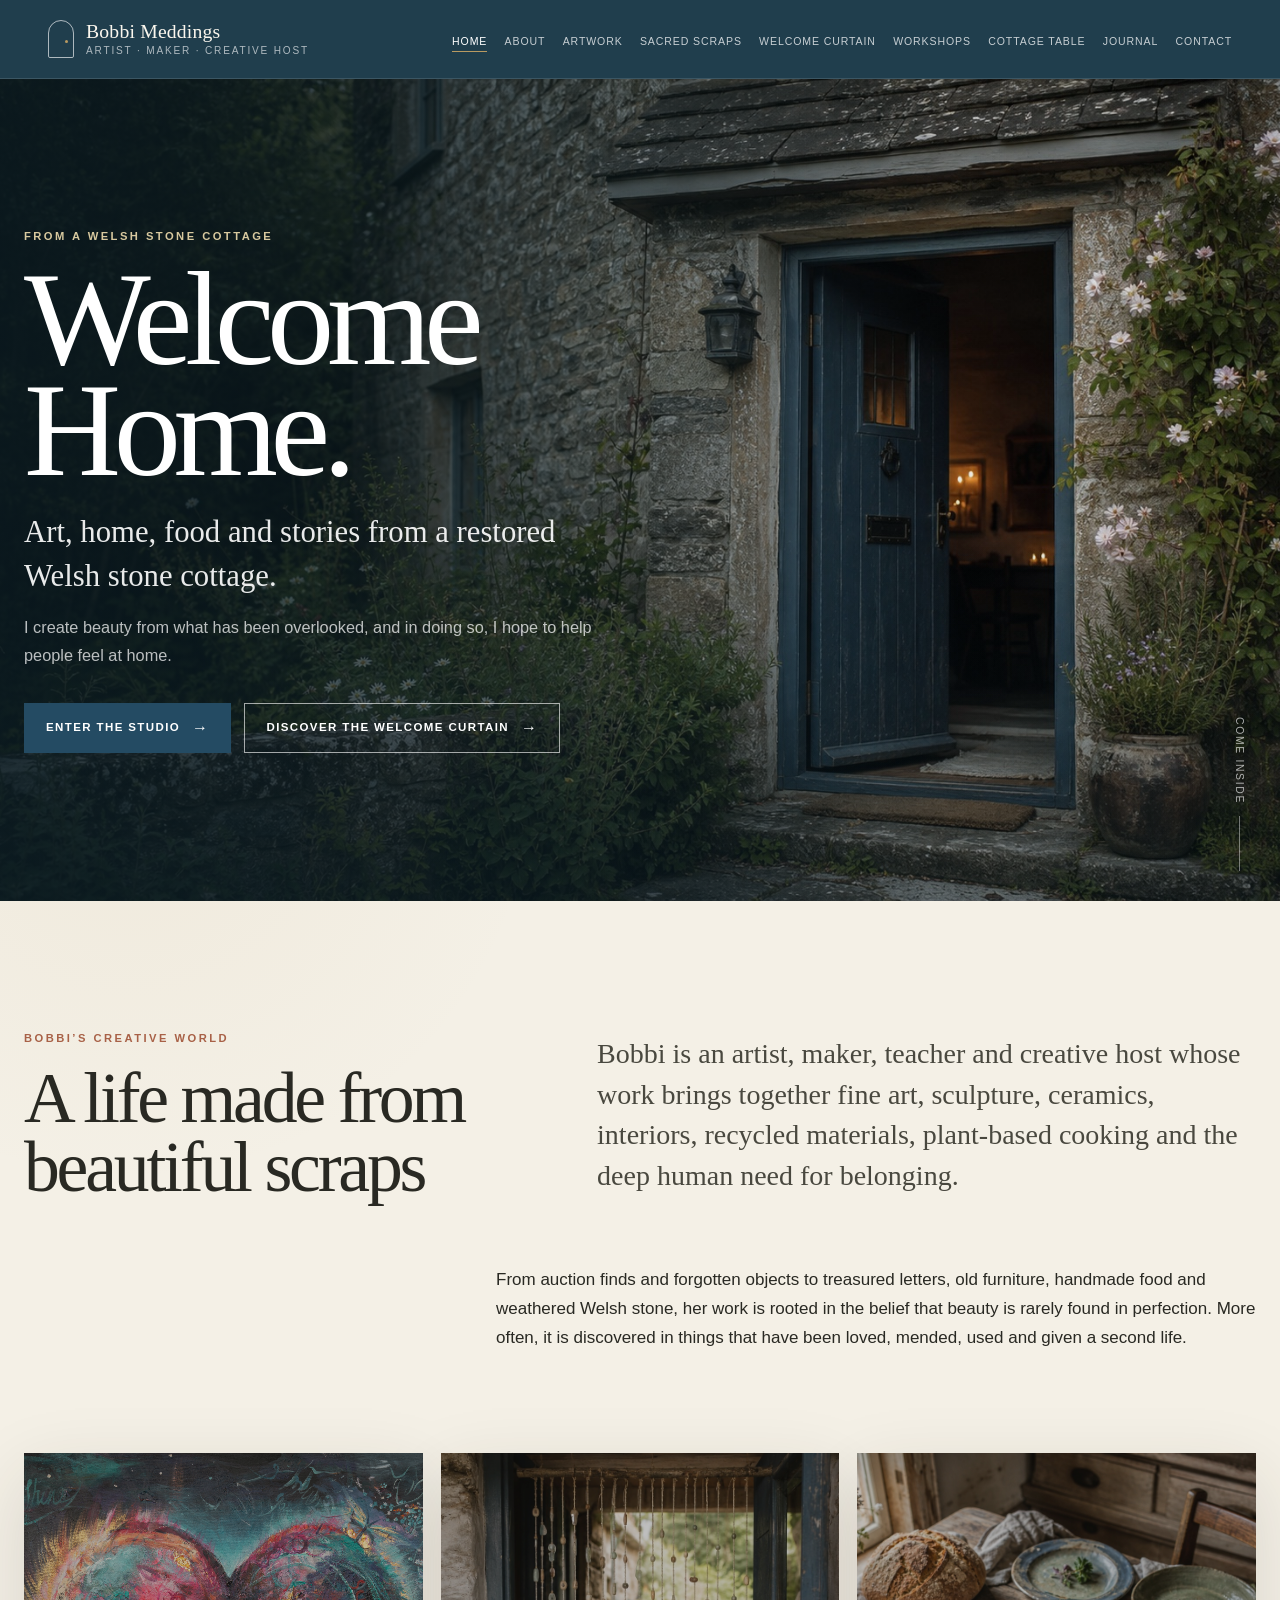
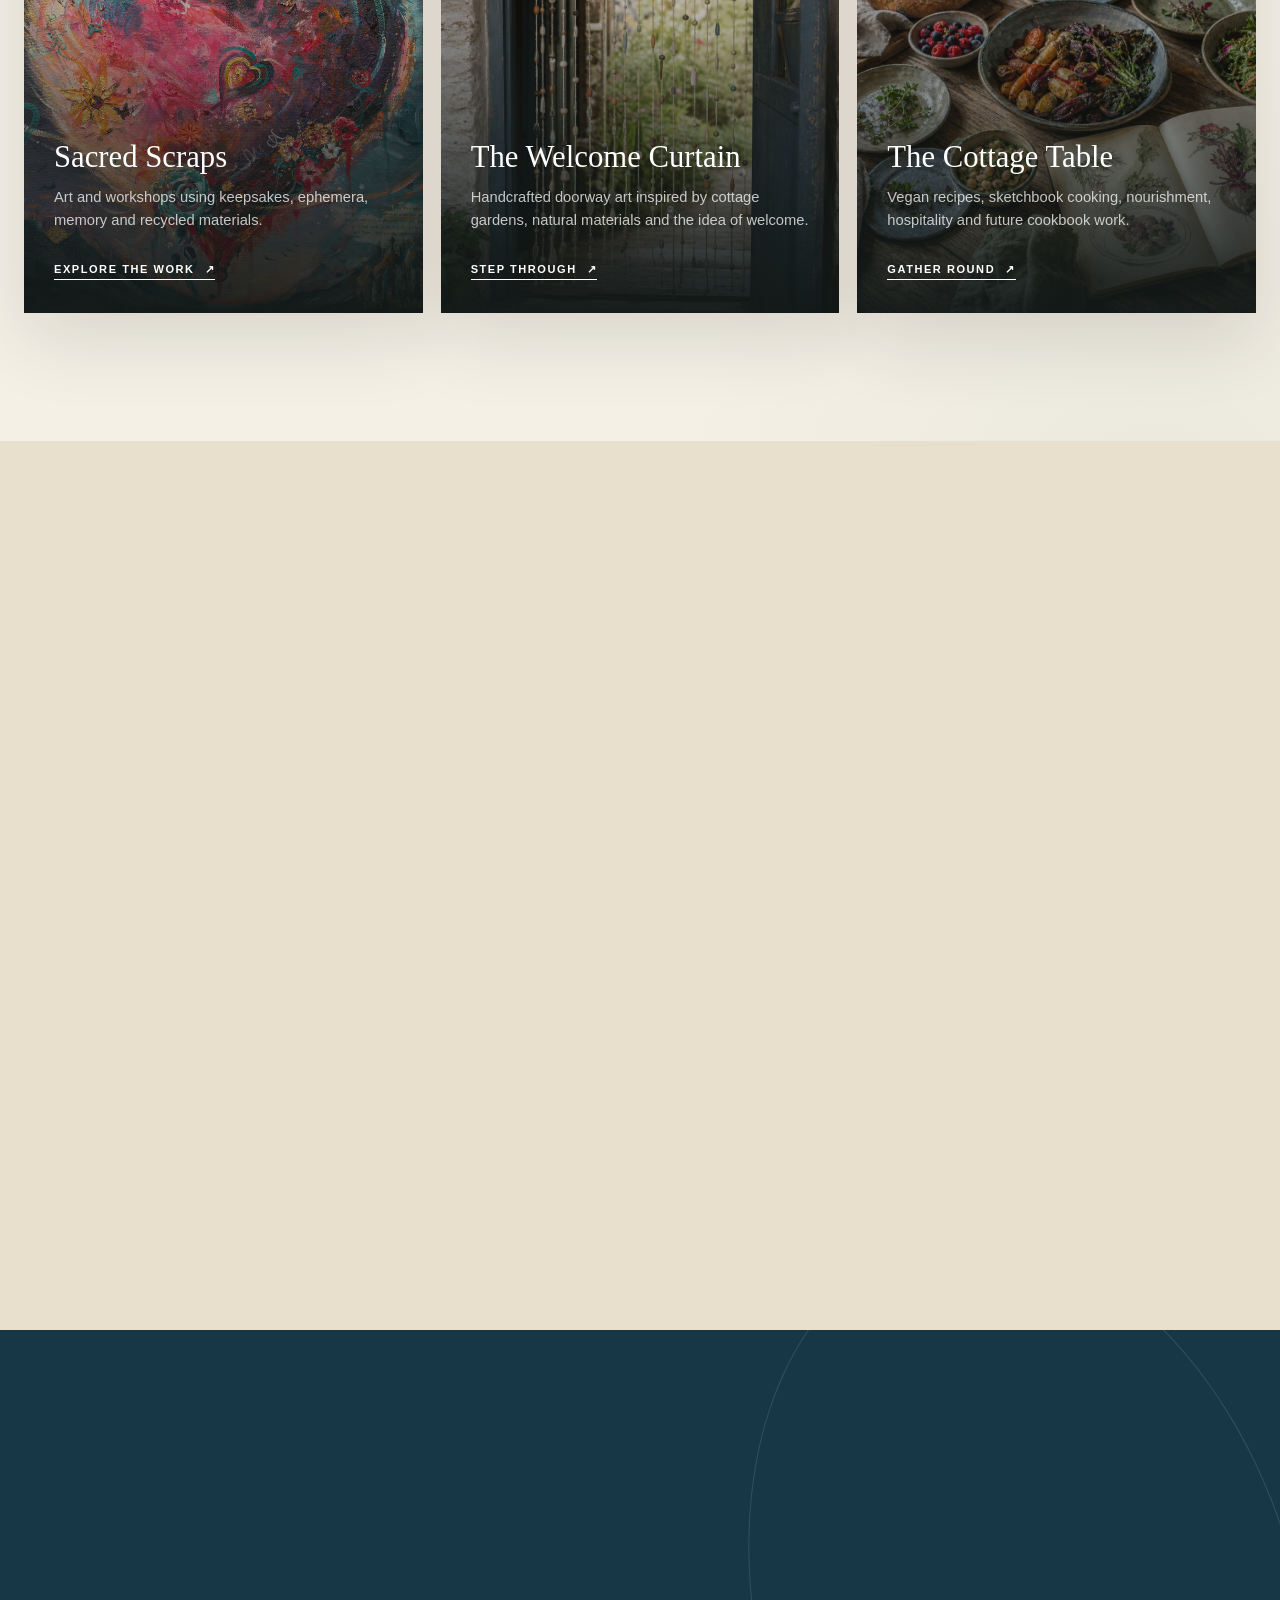
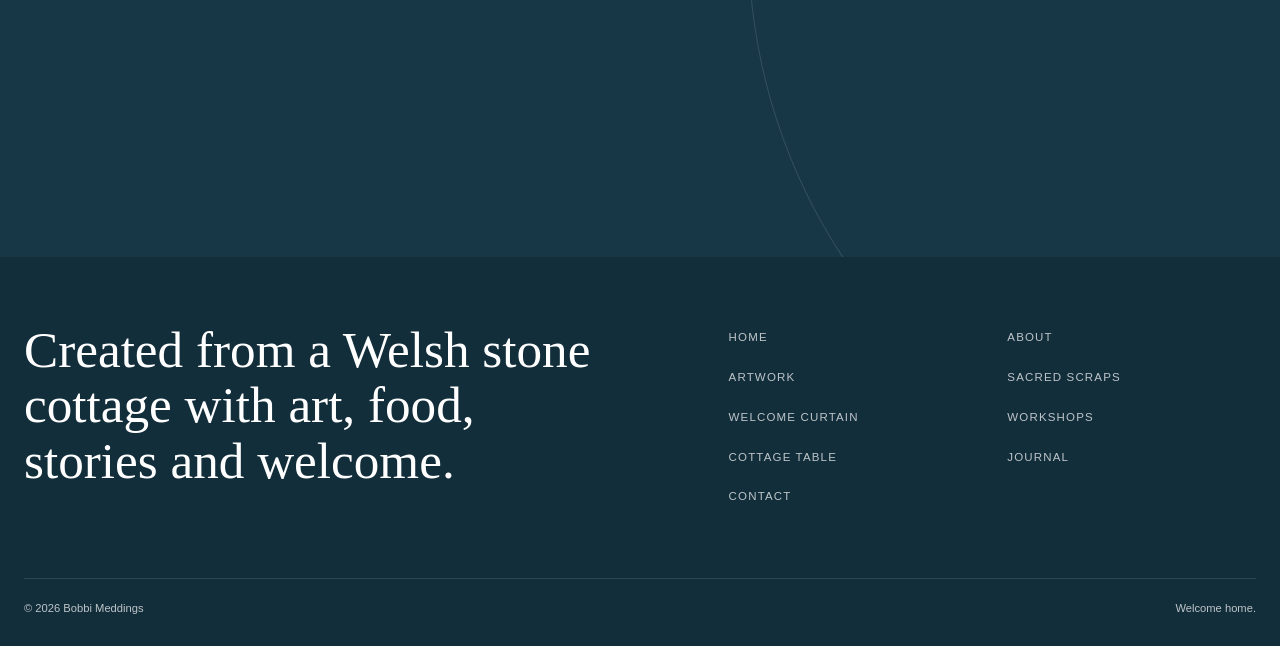
<file: index.html>
<!doctype html>
<html lang="en">
  <head>
    <meta charset="utf-8">
    <meta name="viewport" content="width=device-width, initial-scale=1">
    <title>Bobbi Meddings | Sacred Scraps, Doorway Art &amp; Creative Belonging</title>
    <meta name="description" content="Art, workshops, doorway art, vegan cooking and stories from Bobbi Meddings, an artist and maker creating beauty from overlooked materials in a restored Welsh stone cottage.">
    <meta property="og:title" content="Bobbi Meddings | Welcome Home">
    <meta property="og:description" content="Art, home, food and stories from a restored Welsh stone cottage.">
    <meta property="og:type" content="website">
    <meta property="og:image" content="assets/blue-door-welsh-cottage.jpg">
    <link rel="preload" href="assets/blue-door-welsh-cottage.jpg" as="image">
    <link rel="stylesheet" href="styles.css">
    <script src="script.js" defer></script>
  </head>
  <body>
    <a class="skip-link" href="#main">Skip to content</a>
    <header class="site-header">
      <div class="header-inner">
        <a class="brand" href="index.html" aria-label="Bobbi Meddings home">
          <span class="brand-mark" aria-hidden="true"></span>
          <span class="brand-copy"><strong>Bobbi Meddings</strong><span>Artist · maker · creative host</span></span>
        </a>
        <button class="menu-toggle" type="button" aria-expanded="false" aria-controls="site-nav" aria-label="Open navigation"><span></span></button>
        <nav class="site-nav" id="site-nav" aria-label="Primary navigation">
          <a href="index.html">Home</a><a href="about.html">About</a><a href="original-artwork.html">Artwork</a><a href="sacred-scraps.html">Sacred Scraps</a>
          <a href="welcome-curtain.html">Welcome Curtain</a><a href="workshops.html">Workshops</a>
          <a href="cottage-table.html">Cottage Table</a><a href="journal.html">Journal</a><a href="contact.html">Contact</a>
        </nav>
      </div>
    </header>

    <main id="main">
      <section class="home-hero" aria-labelledby="hero-title">
        <div class="hero-inner shell">
          <div class="hero-copy reveal">
            <p class="eyebrow light">From a Welsh stone cottage</p>
            <h1 id="hero-title">Welcome<br>Home.</h1>
            <p class="lead">Art, home, food and stories from a restored Welsh stone cottage.</p>
            <p class="hero-support">I create beauty from what has been overlooked, and in doing so, I hope to help people feel at home.</p>
            <div class="button-row">
              <a class="button" href="sacred-scraps.html">Enter the studio</a>
              <a class="button secondary" href="welcome-curtain.html">Discover the Welcome Curtain</a>
            </div>
          </div>
        </div>
        <span class="scroll-note" aria-hidden="true">Come inside</span>
      </section>

      <section class="section shell">
        <div class="intro-grid reveal">
          <div>
            <p class="eyebrow">Bobbi’s creative world</p>
            <h2>A life made from beautiful scraps</h2>
          </div>
          <p class="lead">Bobbi is an artist, maker, teacher and creative host whose work brings together fine art, sculpture, ceramics, interiors, recycled materials, plant-based cooking and the deep human need for belonging.</p>
        </div>
        <div class="prose reveal" style="margin: 38px 0 0 auto;">
          <p>From auction finds and forgotten objects to treasured letters, old furniture, handmade food and weathered Welsh stone, her work is rooted in the belief that beauty is rarely found in perfection. More often, it is discovered in things that have been loved, mended, used and given a second life.</p>
        </div>

        <div class="feature-grid">
          <a class="feature-card reveal" href="sacred-scraps.html">
            <!-- Replace with Bobbi's own Sacred Scraps photograph when ready. -->
            <img src="assets/sacred-scraps-heart-artwork.jpeg" alt="Plentiful Heart, an acrylic and mixed-media heart painting by Bobbi Meddings with layered paint, texture, flowers and musical fragments.">
            <span class="feature-card-copy"><h3>Sacred Scraps</h3><p>Art and workshops using keepsakes, ephemera, memory and recycled materials.</p><span class="text-link">Explore the work</span></span>
          </a>
          <a class="feature-card reveal" href="welcome-curtain.html">
            <img src="assets/beaded-welcome-curtain-prototype.jpg" alt="A handcrafted beaded doorway curtain hanging in a blue cottage doorway.">
            <span class="feature-card-copy"><h3>The Welcome Curtain</h3><p>Handcrafted doorway art inspired by cottage gardens, natural materials and the idea of welcome.</p><span class="text-link">Step through</span></span>
          </a>
          <a class="feature-card reveal" href="cottage-table.html">
            <img src="assets/cottage-table-vegan-food.jpg" alt="A seasonal vegan meal in handmade ceramics on a cottage table.">
            <span class="feature-card-copy"><h3>The Cottage Table</h3><p>Vegan recipes, sketchbook cooking, nourishment, hospitality and future cookbook work.</p><span class="text-link">Gather round</span></span>
          </a>
        </div>
      </section>

      <section class="section philosophy">
        <div class="shell split">
          <div class="reveal">
            <p class="eyebrow">A way of seeing</p>
            <h2>Hiraeth &amp;<br>Wabi-sabi</h2>
            <p class="lead">Home does not have to be perfect to be beautiful.</p>
            <p>Two ideas quietly guide Bobbi’s work. The Welsh word Hiraeth speaks of home, longing, memory and belonging. The Japanese idea of Wabi-sabi offers a way of seeing beauty in imperfection, age, repair and authenticity. Together, they express the heart of Bobbi’s creative practice.</p>
            <dl class="definition">
              <dt>Hiraeth</dt><dd>A Welsh word for the deep pull of home, memory, place and belonging.</dd>
              <dt>Wabi-sabi</dt><dd>A respectfully held influence: beauty found in transience, imperfection and honest materials.</dd>
            </dl>
          </div>
          <figure class="split-media reveal">
            <img src="assets/weathered-ceramics-and-wildflowers.jpg" alt="Weathered handmade ceramics, wildflowers and old paper in soft window light.">
          </figure>
        </div>
      </section>

      <section class="deep-cta">
        <div class="shell cta-inner reveal">
          <p class="eyebrow light">The door is open</p>
          <h2>Step through the blue door</h2>
          <p>Explore art, courses, doorway pieces, recipes and stories created from a Welsh cottage where everything begins with welcome.</p>
          <div class="button-row"><a class="button secondary" href="about.html">Begin here</a></div>
        </div>
      </section>
    </main>

    <footer class="site-footer">
      <div class="shell footer-main">
        <p class="footer-title">Created from a Welsh stone cottage with art, food, stories and welcome.</p>
        <nav class="footer-nav" aria-label="Footer navigation">
          <a href="index.html">Home</a><a href="about.html">About</a><a href="original-artwork.html">Artwork</a><a href="sacred-scraps.html">Sacred Scraps</a><a href="welcome-curtain.html">Welcome Curtain</a>
          <a href="workshops.html">Workshops</a><a href="cottage-table.html">Cottage Table</a><a href="journal.html">Journal</a><a href="contact.html">Contact</a>
        </nav>
      </div>
      <div class="shell footer-bottom"><span>© <span data-year></span> Bobbi Meddings</span><span>Welcome home.</span></div>
    </footer>
  </body>
</html>
</file>
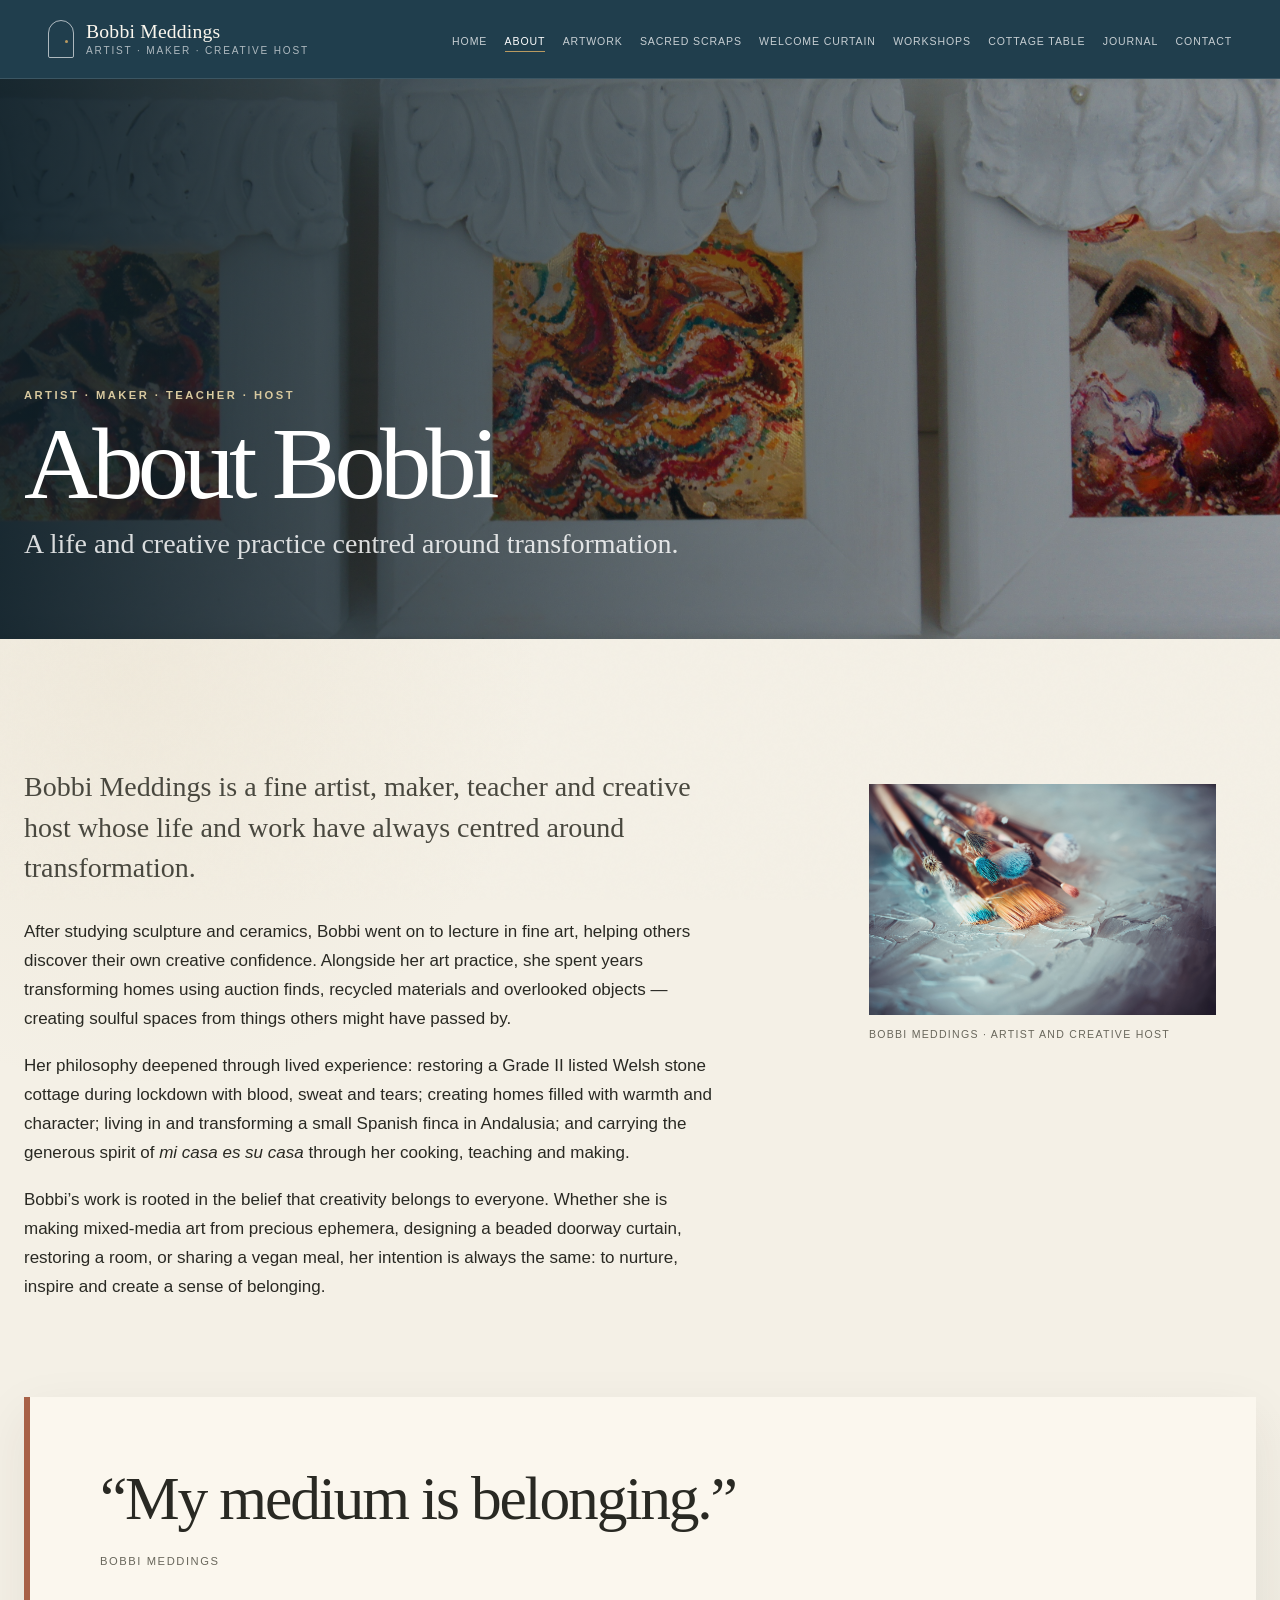
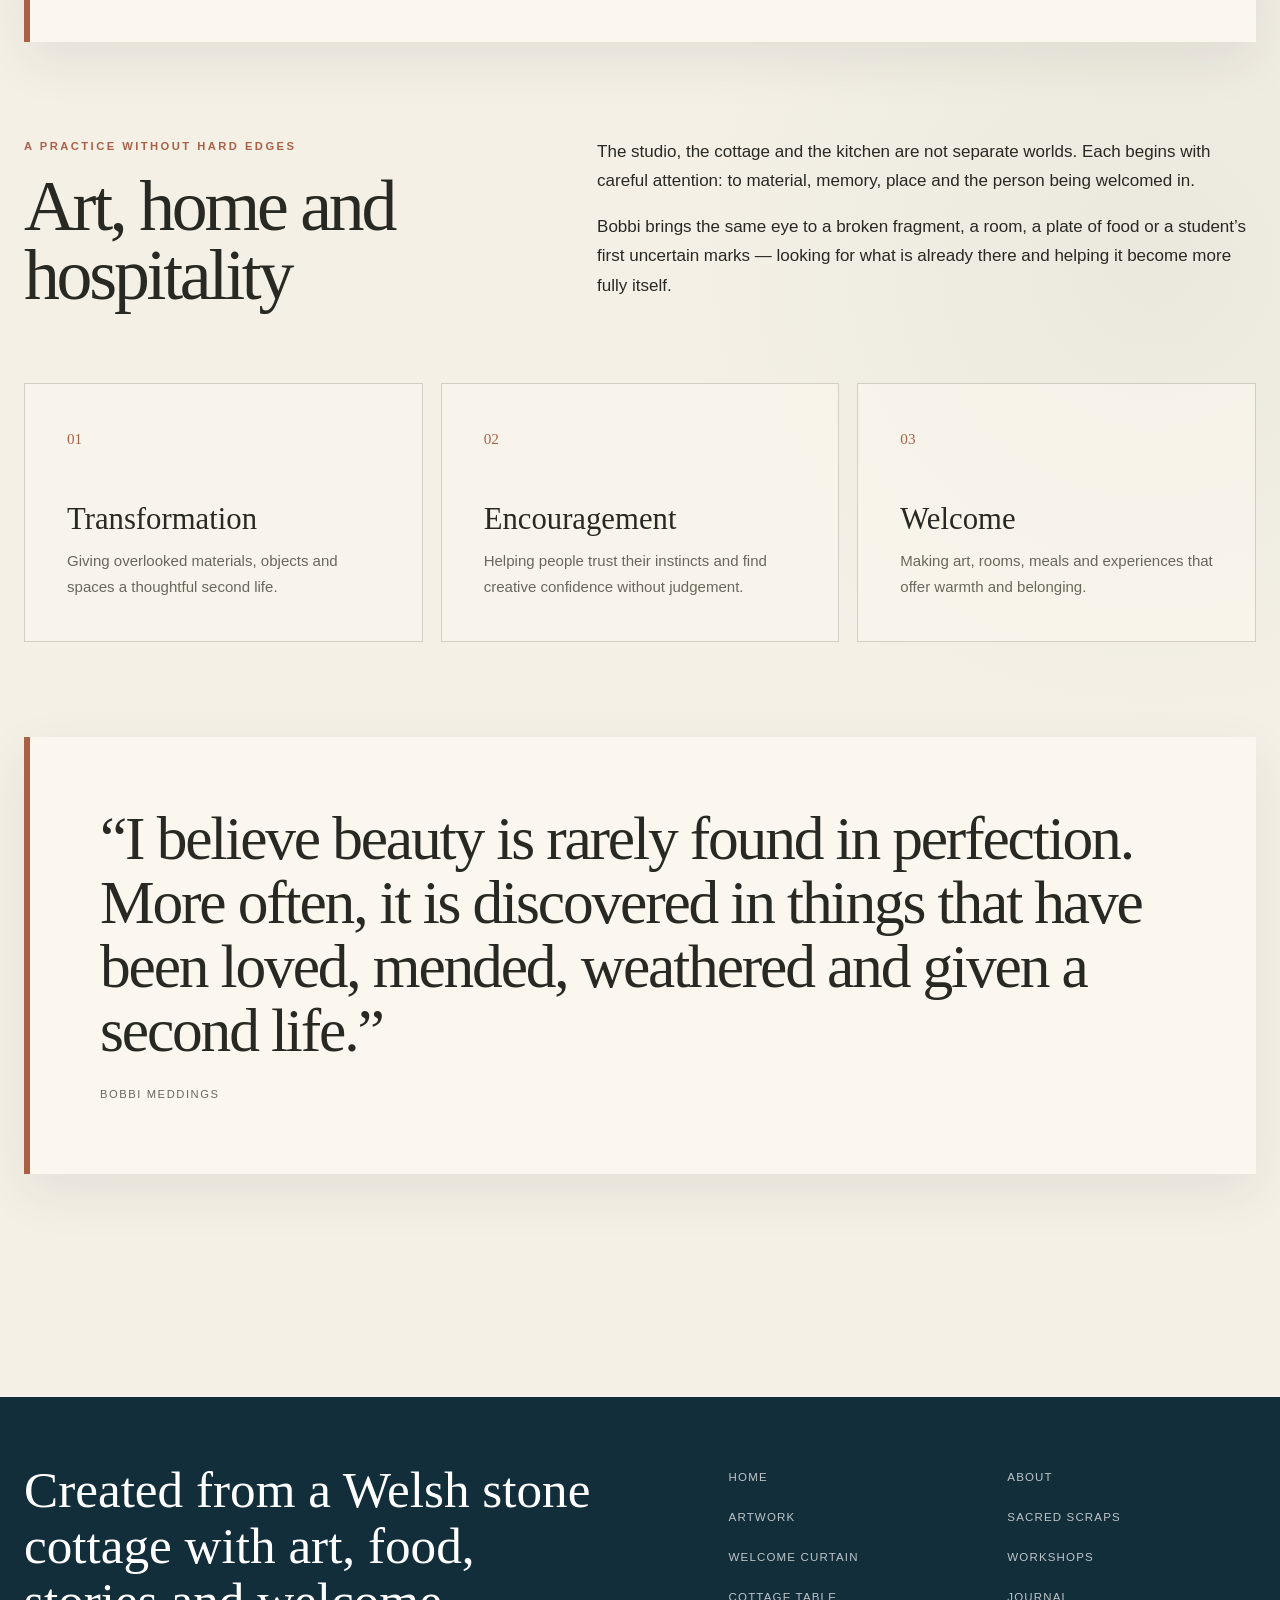
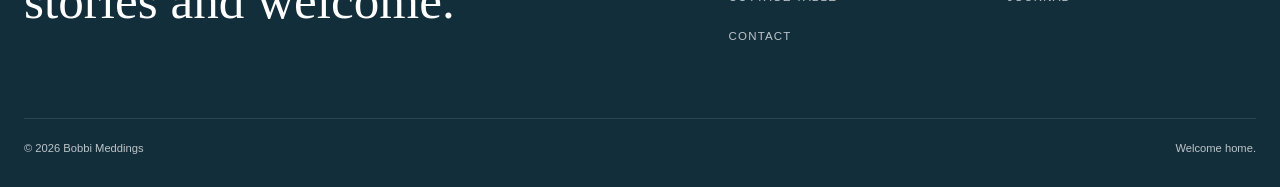
<file: about.html>
<!doctype html>
<html lang="en">
  <head>
    <meta charset="utf-8">
    <meta name="viewport" content="width=device-width, initial-scale=1">
    <title>About Bobbi | Bobbi Meddings</title>
    <meta name="description" content="Meet Bobbi Meddings, a fine artist, maker, teacher and creative host whose work centres on transformation, welcome and belonging.">
    <meta property="og:title" content="About Bobbi Meddings">
    <meta property="og:description" content="A life and creative practice centred around transformation.">
    <meta property="og:type" content="website">
    <meta property="og:image" content="assets/artist-portrait.jpeg">
    <link rel="stylesheet" href="styles.css">
    <script src="script.js" defer></script>
  </head>
  <body>
    <a class="skip-link" href="#main">Skip to content</a>
    <header class="site-header"><div class="header-inner">
      <a class="brand" href="index.html" aria-label="Bobbi Meddings home"><span class="brand-mark" aria-hidden="true"></span><span class="brand-copy"><strong>Bobbi Meddings</strong><span>Artist · maker · creative host</span></span></a>
      <button class="menu-toggle" type="button" aria-expanded="false" aria-controls="site-nav" aria-label="Open navigation"><span></span></button>
      <nav class="site-nav" id="site-nav" aria-label="Primary navigation"><a href="index.html">Home</a><a href="about.html">About</a><a href="original-artwork.html">Artwork</a><a href="sacred-scraps.html">Sacred Scraps</a><a href="welcome-curtain.html">Welcome Curtain</a><a href="workshops.html">Workshops</a><a href="cottage-table.html">Cottage Table</a><a href="journal.html">Journal</a><a href="contact.html">Contact</a></nav>
    </div></header>

    <main id="main">
      <section class="page-hero" style="--hero-image: url('assets/studio-materials-auction-finds.jpg');">
        <div class="page-hero-inner shell reveal">
          <p class="eyebrow light">Artist · maker · teacher · host</p>
          <h1>About Bobbi</h1>
          <p class="lead">A life and creative practice centred around transformation.</p>
        </div>
      </section>

      <section class="section shell">
        <div class="story-grid">
          <div class="prose reveal">
            <p class="lead">Bobbi Meddings is a fine artist, maker, teacher and creative host whose life and work have always centred around transformation.</p>
            <p>After studying sculpture and ceramics, Bobbi went on to lecture in fine art, helping others discover their own creative confidence. Alongside her art practice, she spent years transforming homes using auction finds, recycled materials and overlooked objects — creating soulful spaces from things others might have passed by.</p>
            <p>Her philosophy deepened through lived experience: restoring a Grade II listed Welsh stone cottage during lockdown with blood, sweat and tears; creating homes filled with warmth and character; living in and transforming a small Spanish finca in Andalusia; and carrying the generous spirit of <em>mi casa es su casa</em> through her cooking, teaching and making.</p>
            <p>Bobbi’s work is rooted in the belief that creativity belongs to everyone. Whether she is making mixed-media art from precious ephemera, designing a beaded doorway curtain, restoring a room, or sharing a vegan meal, her intention is always the same: to nurture, inspire and create a sense of belonging.</p>
          </div>
          <figure class="portrait-frame reveal">
            <!-- Replace this file with Bobbi's preferred portrait while keeping the filename. -->
            <img src="assets/artist-portrait.jpeg" alt="Portrait of artist Bobbi Meddings.">
            <figcaption class="caption">Bobbi Meddings · artist and creative host</figcaption>
          </figure>
        </div>

        <div class="quote-block reveal"><blockquote>“My medium is belonging.”</blockquote><cite>Bobbi Meddings</cite></div>

        <div class="intro-grid reveal">
          <div><p class="eyebrow">A practice without hard edges</p><h2>Art, home and hospitality</h2></div>
          <div class="prose"><p>The studio, the cottage and the kitchen are not separate worlds. Each begins with careful attention: to material, memory, place and the person being welcomed in.</p><p>Bobbi brings the same eye to a broken fragment, a room, a plate of food or a student’s first uncertain marks — looking for what is already there and helping it become more fully itself.</p></div>
        </div>

        <div class="principle-grid">
          <article class="principle-card reveal"><span class="number">01</span><h3>Transformation</h3><p>Giving overlooked materials, objects and spaces a thoughtful second life.</p></article>
          <article class="principle-card reveal"><span class="number">02</span><h3>Encouragement</h3><p>Helping people trust their instincts and find creative confidence without judgement.</p></article>
          <article class="principle-card reveal"><span class="number">03</span><h3>Welcome</h3><p>Making art, rooms, meals and experiences that offer warmth and belonging.</p></article>
        </div>

        <div class="quote-block reveal"><blockquote>“I believe beauty is rarely found in perfection. More often, it is discovered in things that have been loved, mended, weathered and given a second life.”</blockquote><cite>Bobbi Meddings</cite></div>
      </section>
    </main>

    <footer class="site-footer"><div class="shell footer-main"><p class="footer-title">Created from a Welsh stone cottage with art, food, stories and welcome.</p><nav class="footer-nav" aria-label="Footer navigation"><a href="index.html">Home</a><a href="about.html">About</a><a href="original-artwork.html">Artwork</a><a href="sacred-scraps.html">Sacred Scraps</a><a href="welcome-curtain.html">Welcome Curtain</a><a href="workshops.html">Workshops</a><a href="cottage-table.html">Cottage Table</a><a href="journal.html">Journal</a><a href="contact.html">Contact</a></nav></div><div class="shell footer-bottom"><span>© <span data-year></span> Bobbi Meddings</span><span>Welcome home.</span></div></footer>
  </body>
</html>
</file>
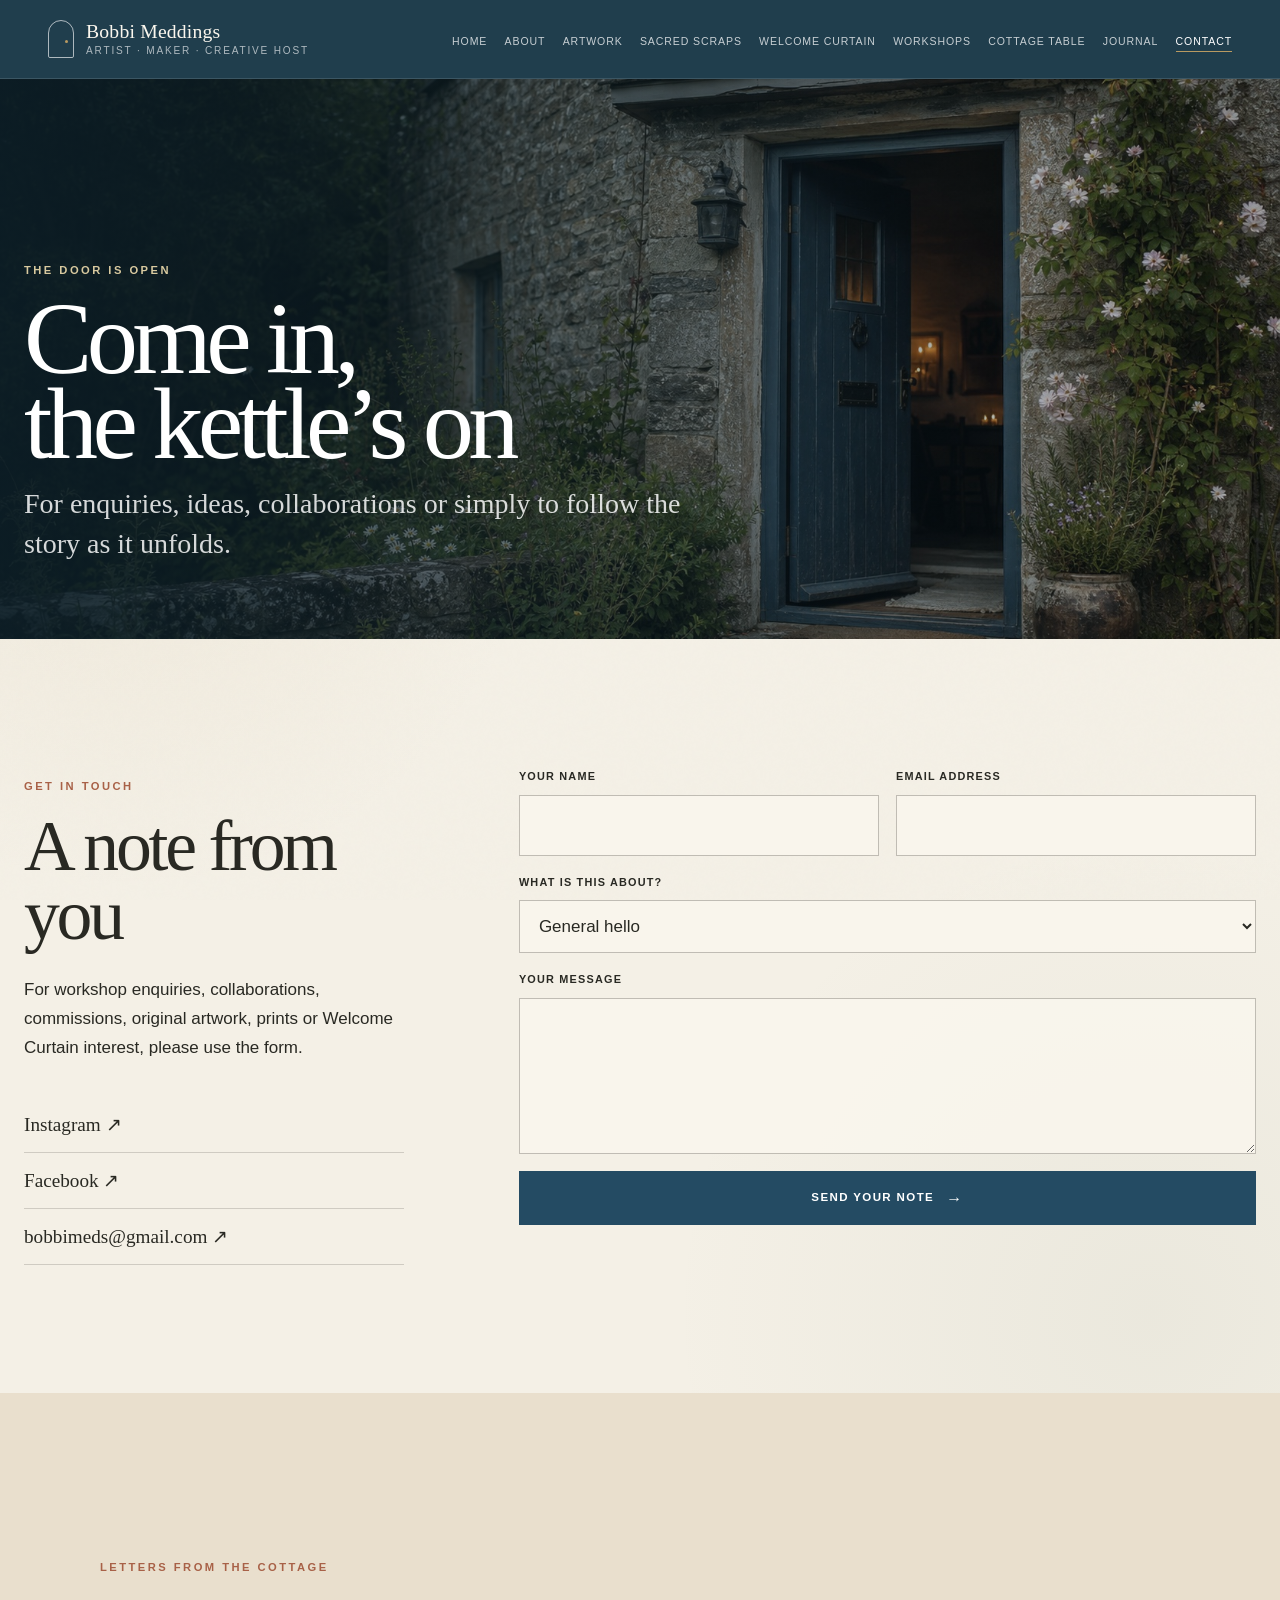
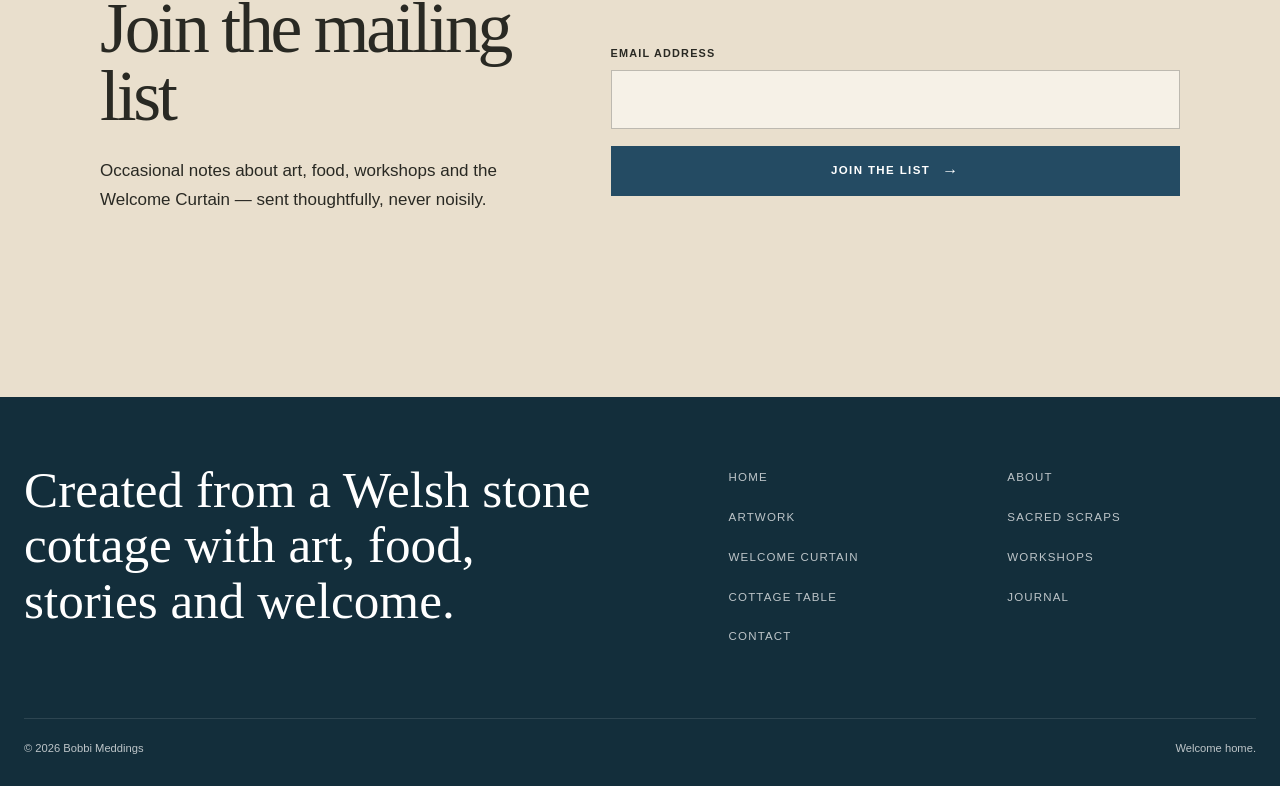
<file: contact.html>
<!doctype html>
<html lang="en">
  <head>
    <meta charset="utf-8">
    <meta name="viewport" content="width=device-width, initial-scale=1">
    <title>Contact Bobbi | Bobbi Meddings</title>
    <meta name="description" content="Contact Bobbi Meddings about workshops, collaborations, commissions, the Welcome Curtain or news from the Welsh cottage.">
    <meta property="og:title" content="Come in, the kettle’s on | Bobbi Meddings">
    <meta property="og:description" content="Get in touch with Bobbi about art, workshops and creative collaborations.">
    <meta property="og:type" content="website">
    <meta property="og:image" content="assets/blue-door-welsh-cottage.jpg">
    <link rel="stylesheet" href="styles.css">
    <script src="script.js" defer></script>
  </head>
  <body>
    <a class="skip-link" href="#main">Skip to content</a>
    <header class="site-header"><div class="header-inner">
      <a class="brand" href="index.html" aria-label="Bobbi Meddings home"><span class="brand-mark" aria-hidden="true"></span><span class="brand-copy"><strong>Bobbi Meddings</strong><span>Artist · maker · creative host</span></span></a>
      <button class="menu-toggle" type="button" aria-expanded="false" aria-controls="site-nav" aria-label="Open navigation"><span></span></button>
      <nav class="site-nav" id="site-nav" aria-label="Primary navigation"><a href="index.html">Home</a><a href="about.html">About</a><a href="original-artwork.html">Artwork</a><a href="sacred-scraps.html">Sacred Scraps</a><a href="welcome-curtain.html">Welcome Curtain</a><a href="workshops.html">Workshops</a><a href="cottage-table.html">Cottage Table</a><a href="journal.html">Journal</a><a href="contact.html">Contact</a></nav>
    </div></header>
    <main id="main">
      <section class="page-hero" style="--hero-image: url('assets/blue-door-welsh-cottage.jpg');"><div class="page-hero-inner shell reveal"><p class="eyebrow light">The door is open</p><h1>Come in,<br>the kettle’s on</h1><p class="lead">For enquiries, ideas, collaborations or simply to follow the story as it unfolds.</p></div></section>
      <section class="section shell">
        <div class="contact-layout">
          <aside class="contact-details reveal"><p class="eyebrow">Get in touch</p><h2>A note from you</h2><p>For workshop enquiries, collaborations, commissions, original artwork, prints or Welcome Curtain interest, please use the form.</p>
            <ul>
              <li><a href="https://www.instagram.com/bobmeddings/" target="_blank" rel="noopener" aria-label="Bobbi Meddings on Instagram">Instagram ↗</a></li>
              <li><a href="https://www.facebook.com/TheSourceress1" target="_blank" rel="noopener" aria-label="Bobbi Meddings on Facebook">Facebook ↗</a></li>
              <li><a href="mailto:bobbimeds@gmail.com">bobbimeds@gmail.com ↗</a></li>
            </ul>
          </aside>
          
          <form class="form reveal" data-form="Contact note"><input type="text" name="_honey" tabindex="-1" autocomplete="off" aria-hidden="true" style="position:absolute;left:-9999px">
            <div class="form-row"><div class="field"><label for="contact-name">Your name</label><input id="contact-name" name="name" type="text" autocomplete="name" required></div><div class="field"><label for="contact-email">Email address</label><input id="contact-email" name="email" type="email" autocomplete="email" required></div></div>
            <div class="field"><label for="contact-subject">What is this about?</label><select id="contact-subject" name="subject"><option>General hello</option><option>Original artwork</option><option>Print enquiry</option><option>Workshop or course</option><option>Welcome Curtain</option><option>Collaboration</option><option>Commission</option></select></div>
            <div class="field"><label for="contact-message">Your message</label><textarea id="contact-message" name="message" required></textarea></div>
            <button class="button" type="submit">Send your note</button>
            <p class="form-status" aria-live="polite"></p>
          </form>
        </div>
      </section>
      <section class="section compact philosophy"><div class="shell newsletter-panel reveal"><div><p class="eyebrow">Letters from the cottage</p><h2>Join the mailing list</h2><p>Occasional notes about art, food, workshops and the Welcome Curtain — sent thoughtfully, never noisily.</p></div>
        
        <form class="form" data-form="Mailing list"><input type="text" name="_honey" tabindex="-1" autocomplete="off" aria-hidden="true" style="position:absolute;left:-9999px"><div class="field"><label for="mailing-email">Email address</label><input id="mailing-email" name="email" type="email" autocomplete="email" required></div><button class="button" type="submit">Join the list</button><p class="form-status" aria-live="polite"></p></form>
      </div></section>
    </main>
    <footer class="site-footer"><div class="shell footer-main"><p class="footer-title">Created from a Welsh stone cottage with art, food, stories and welcome.</p><nav class="footer-nav" aria-label="Footer navigation"><a href="index.html">Home</a><a href="about.html">About</a><a href="original-artwork.html">Artwork</a><a href="sacred-scraps.html">Sacred Scraps</a><a href="welcome-curtain.html">Welcome Curtain</a><a href="workshops.html">Workshops</a><a href="cottage-table.html">Cottage Table</a><a href="journal.html">Journal</a><a href="contact.html">Contact</a></nav></div><div class="shell footer-bottom"><span>© <span data-year></span> Bobbi Meddings</span><span>Welcome home.</span></div></footer>
  </body>
</html>
</file>
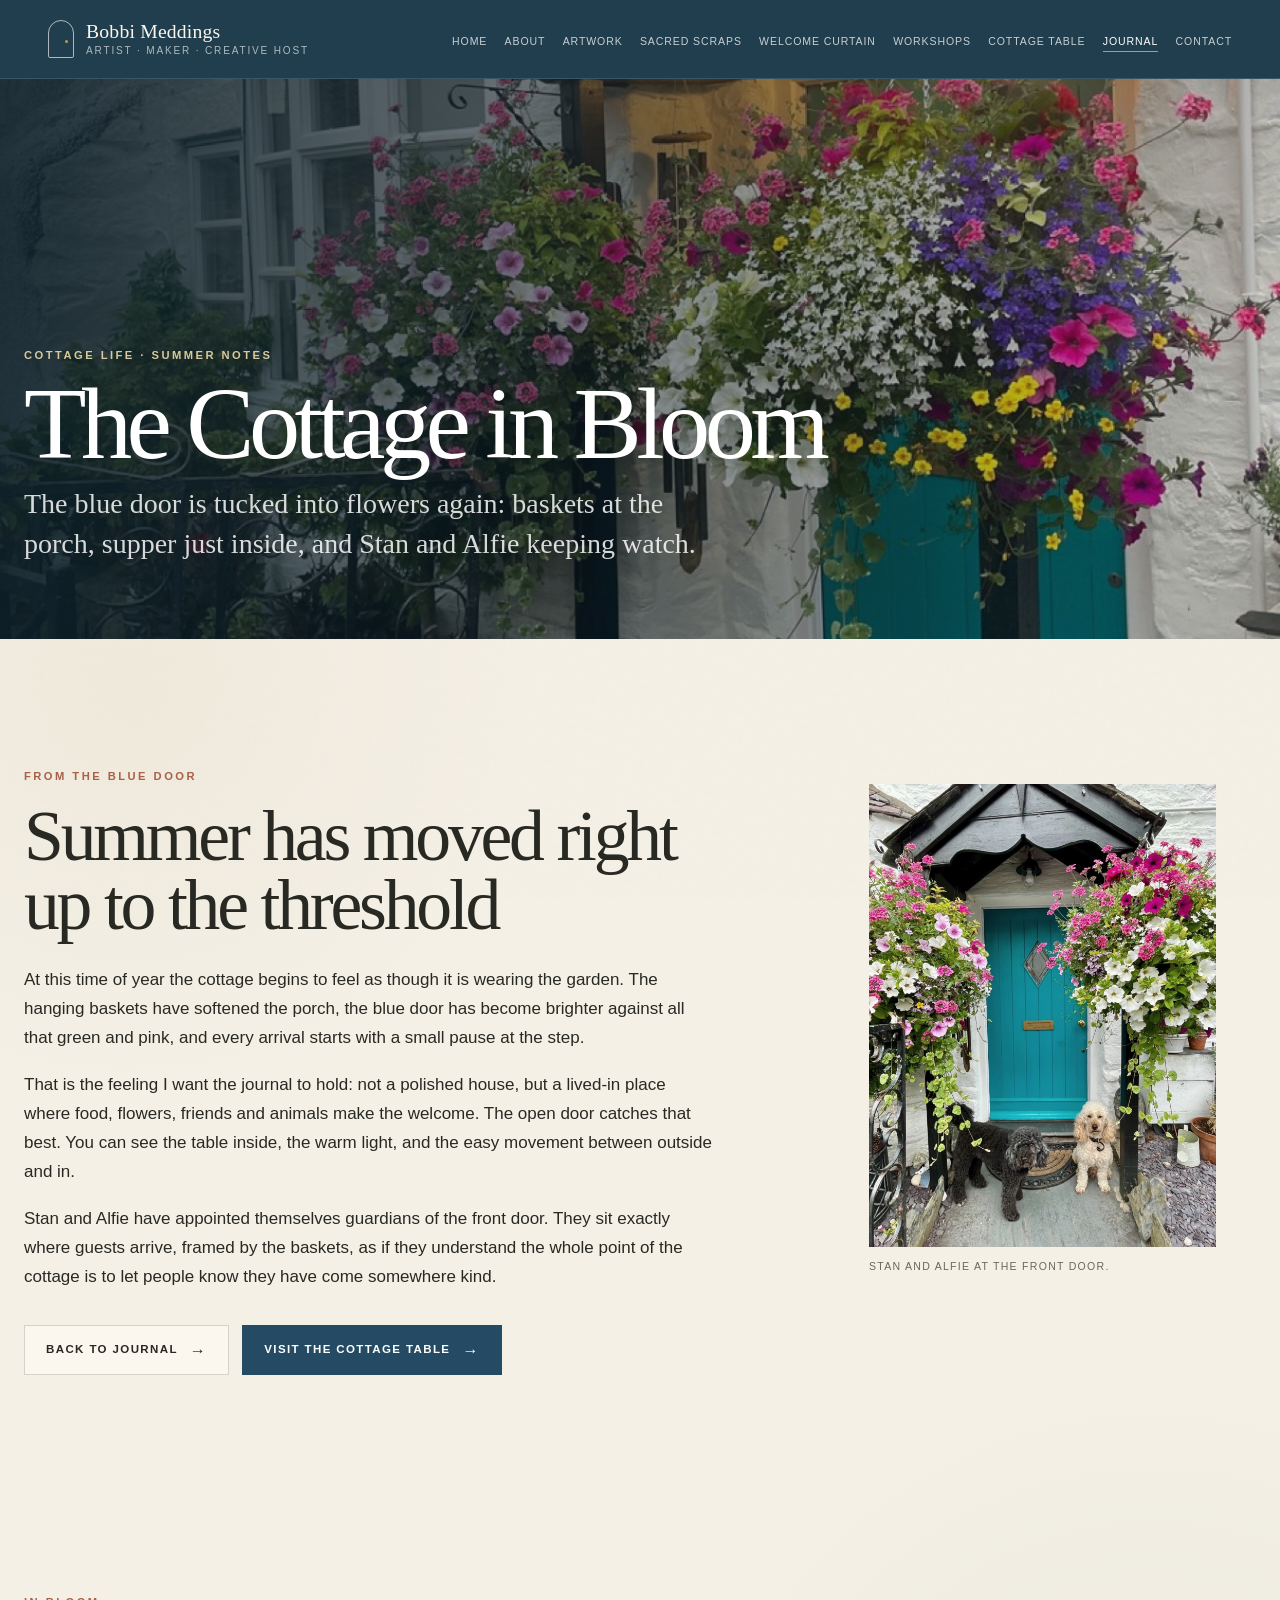
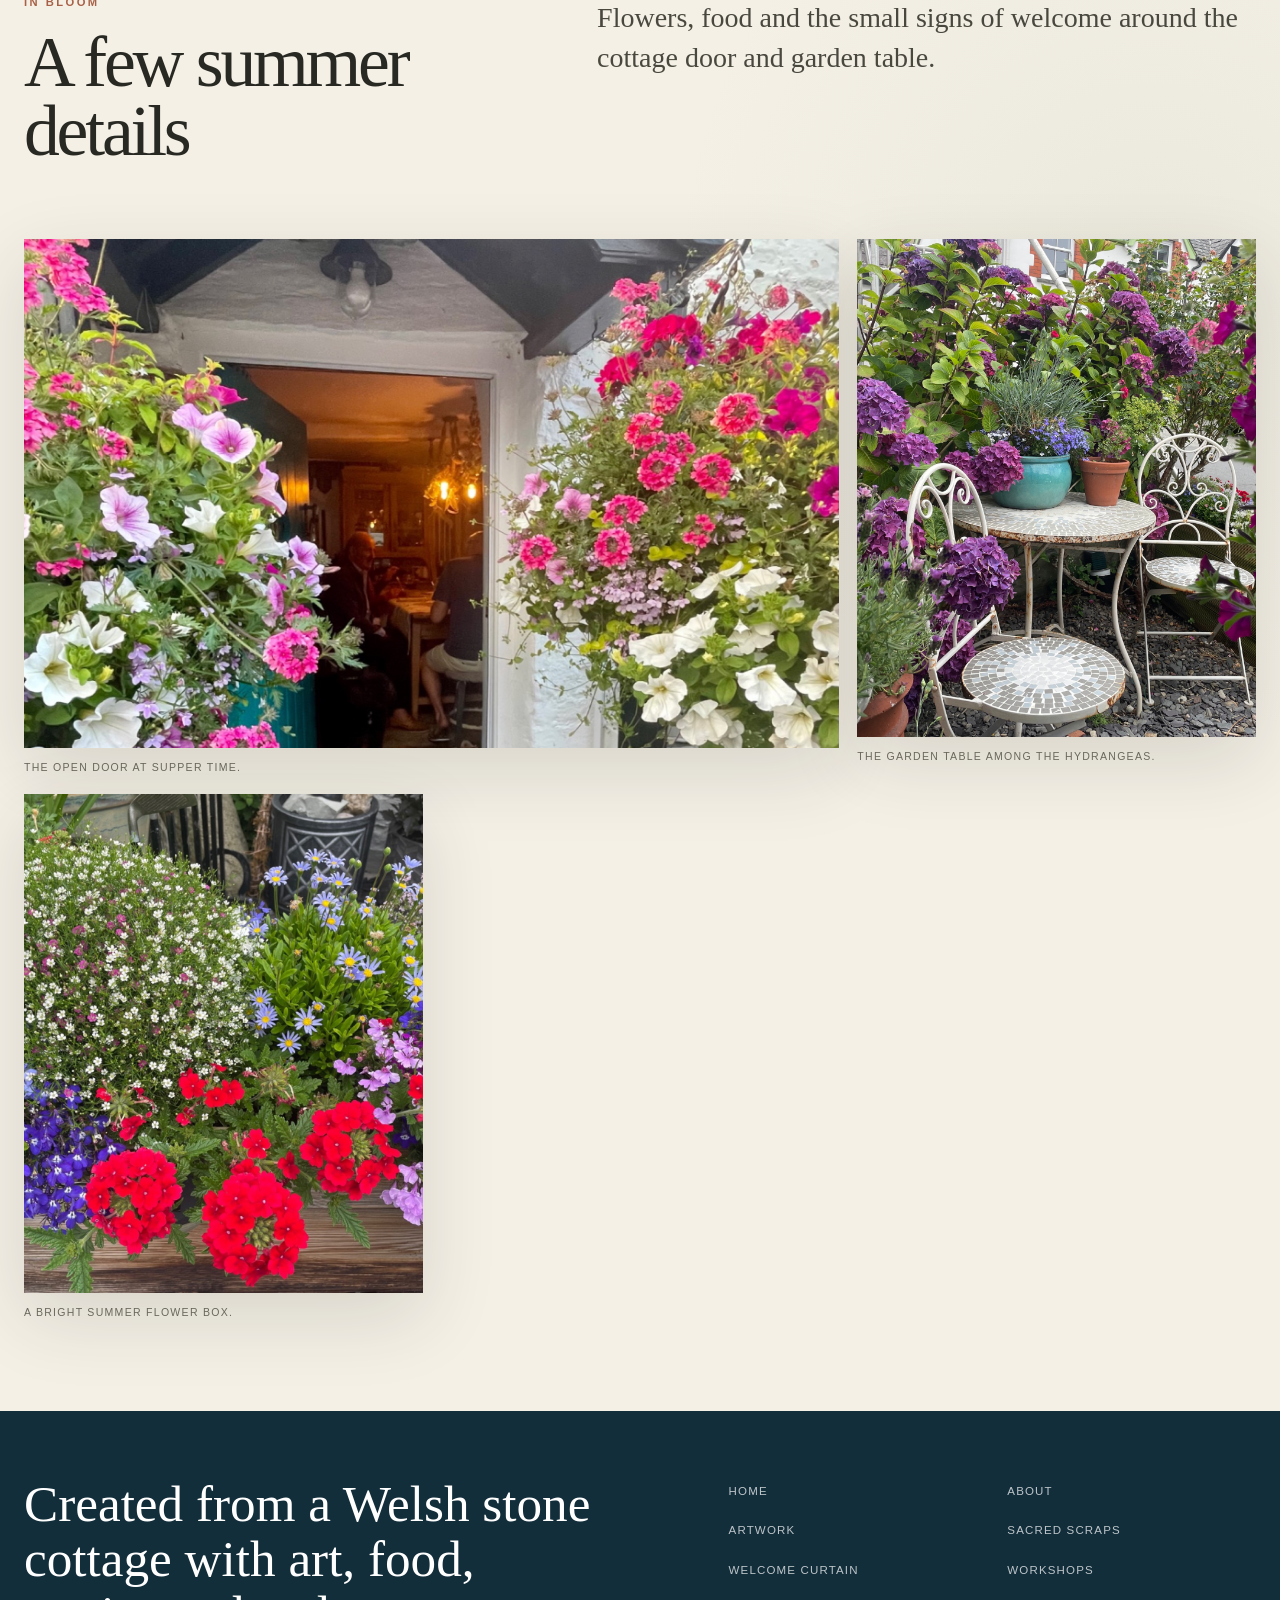
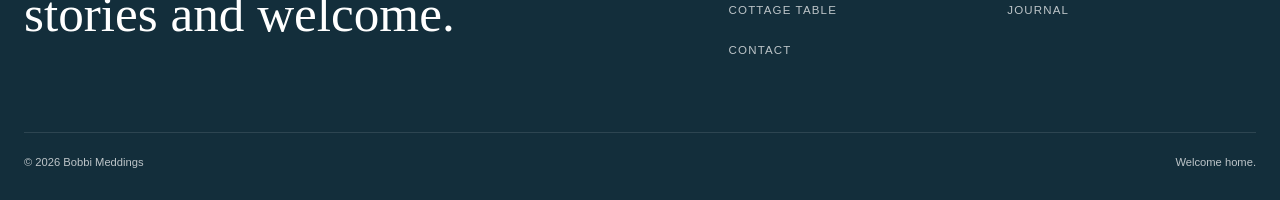
<file: cottage-in-bloom.html>
<!doctype html>
<html lang="en">
  <head>
    <meta charset="utf-8">
    <meta name="viewport" content="width=device-width, initial-scale=1">
    <title>The Cottage in Bloom | Bobbi Meddings Journal</title>
    <meta name="description" content="A summer journal note from Bobbi Meddings' Welsh stone cottage, with the blue door in bloom, an open dinner doorway, and Stan and Alfie at the front door.">
    <meta property="og:title" content="The Cottage in Bloom | Bobbi Meddings Journal">
    <meta property="og:description" content="The blue door in summer: baskets, supper at the table and Stan and Alfie keeping watch.">
    <meta property="og:type" content="article">
    <meta property="og:image" content="assets/cottage-in-bloom-porch.jpg">
    <link rel="preload" href="assets/cottage-in-bloom-porch.jpg" as="image">
    <link rel="stylesheet" href="styles.css">
    <script src="script.js" defer></script>
  </head>
  <body>
    <a class="skip-link" href="#main">Skip to content</a>
    <header class="site-header"><div class="header-inner">
      <a class="brand" href="index.html" aria-label="Bobbi Meddings home"><span class="brand-mark" aria-hidden="true"></span><span class="brand-copy"><strong>Bobbi Meddings</strong><span>Artist · maker · creative host</span></span></a>
      <button class="menu-toggle" type="button" aria-expanded="false" aria-controls="site-nav" aria-label="Open navigation"><span></span></button>
      <nav class="site-nav" id="site-nav" aria-label="Primary navigation"><a href="index.html">Home</a><a href="about.html">About</a><a href="original-artwork.html">Artwork</a><a href="sacred-scraps.html">Sacred Scraps</a><a href="welcome-curtain.html">Welcome Curtain</a><a href="workshops.html">Workshops</a><a href="cottage-table.html">Cottage Table</a><a href="journal.html" aria-current="page">Journal</a><a href="contact.html">Contact</a></nav>
    </div></header>
    <main id="main">
      <section class="page-hero cottage-bloom-hero journal-article-hero" style="--hero-image: url('assets/cottage-in-bloom-porch.jpg');">
        <div class="page-hero-inner shell reveal">
          <p class="eyebrow light">Cottage life · summer notes</p>
          <h1>The Cottage in Bloom</h1>
          <p class="lead">The blue door is tucked into flowers again: baskets at the porch, supper just inside, and Stan and Alfie keeping watch.</p>
        </div>
      </section>

      <section class="section shell journal-entry">
        <div class="story-grid">
          <article class="prose reveal">
            <p class="eyebrow">From the blue door</p>
            <h2>Summer has moved right up to the threshold</h2>
            <p>At this time of year the cottage begins to feel as though it is wearing the garden. The hanging baskets have softened the porch, the blue door has become brighter against all that green and pink, and every arrival starts with a small pause at the step.</p>
            <p>That is the feeling I want the journal to hold: not a polished house, but a lived-in place where food, flowers, friends and animals make the welcome. The open door catches that best. You can see the table inside, the warm light, and the easy movement between outside and in.</p>
            <p>Stan and Alfie have appointed themselves guardians of the front door. They sit exactly where guests arrive, framed by the baskets, as if they understand the whole point of the cottage is to let people know they have come somewhere kind.</p>
            <div class="button-row">
              <a class="button paper" href="journal.html">Back to journal</a>
              <a class="button" href="cottage-table.html">Visit the Cottage Table</a>
            </div>
          </article>
          <figure class="portrait-frame reveal">
            <img src="assets/stan-alfie-cottage-door.jpg" alt="Stan and Alfie sitting at the blue cottage door beneath hanging baskets." loading="lazy">
            <figcaption class="caption">Stan and Alfie at the front door.</figcaption>
          </figure>
        </div>
      </section>

      <section class="section compact shell">
        <div class="intro-grid reveal">
          <div>
            <p class="eyebrow">In bloom</p>
            <h2>A few summer details</h2>
          </div>
          <p class="lead">Flowers, food and the small signs of welcome around the cottage door and garden table.</p>
        </div>
        <div class="journal-photo-grid">
          <figure class="journal-photo wide reveal">
            <img src="assets/open-door-cottage-dinner.jpg" alt="The blue cottage door open to a warmly lit dinner table inside." loading="lazy">
            <figcaption class="caption">The open door at supper time.</figcaption>
          </figure>
          <figure class="journal-photo reveal">
            <img src="assets/cottage-garden-table-hydrangeas.jpg" alt="A small white garden table surrounded by purple hydrangeas and potted flowers." loading="lazy">
            <figcaption class="caption">The garden table among the hydrangeas.</figcaption>
          </figure>
          <figure class="journal-photo reveal">
            <img src="assets/cottage-flower-box-summer.jpg" alt="A summer flower box filled with red, blue, white and purple flowers." loading="lazy">
            <figcaption class="caption">A bright summer flower box.</figcaption>
          </figure>
        </div>
      </section>
    </main>
    <footer class="site-footer"><div class="shell footer-main"><p class="footer-title">Created from a Welsh stone cottage with art, food, stories and welcome.</p><nav class="footer-nav" aria-label="Footer navigation"><a href="index.html">Home</a><a href="about.html">About</a><a href="original-artwork.html">Artwork</a><a href="sacred-scraps.html">Sacred Scraps</a><a href="welcome-curtain.html">Welcome Curtain</a><a href="workshops.html">Workshops</a><a href="cottage-table.html">Cottage Table</a><a href="journal.html">Journal</a><a href="contact.html">Contact</a></nav></div><div class="shell footer-bottom"><span>© <span data-year></span> Bobbi Meddings</span><span>Welcome home.</span></div></footer>
  </body>
</html>
</file>
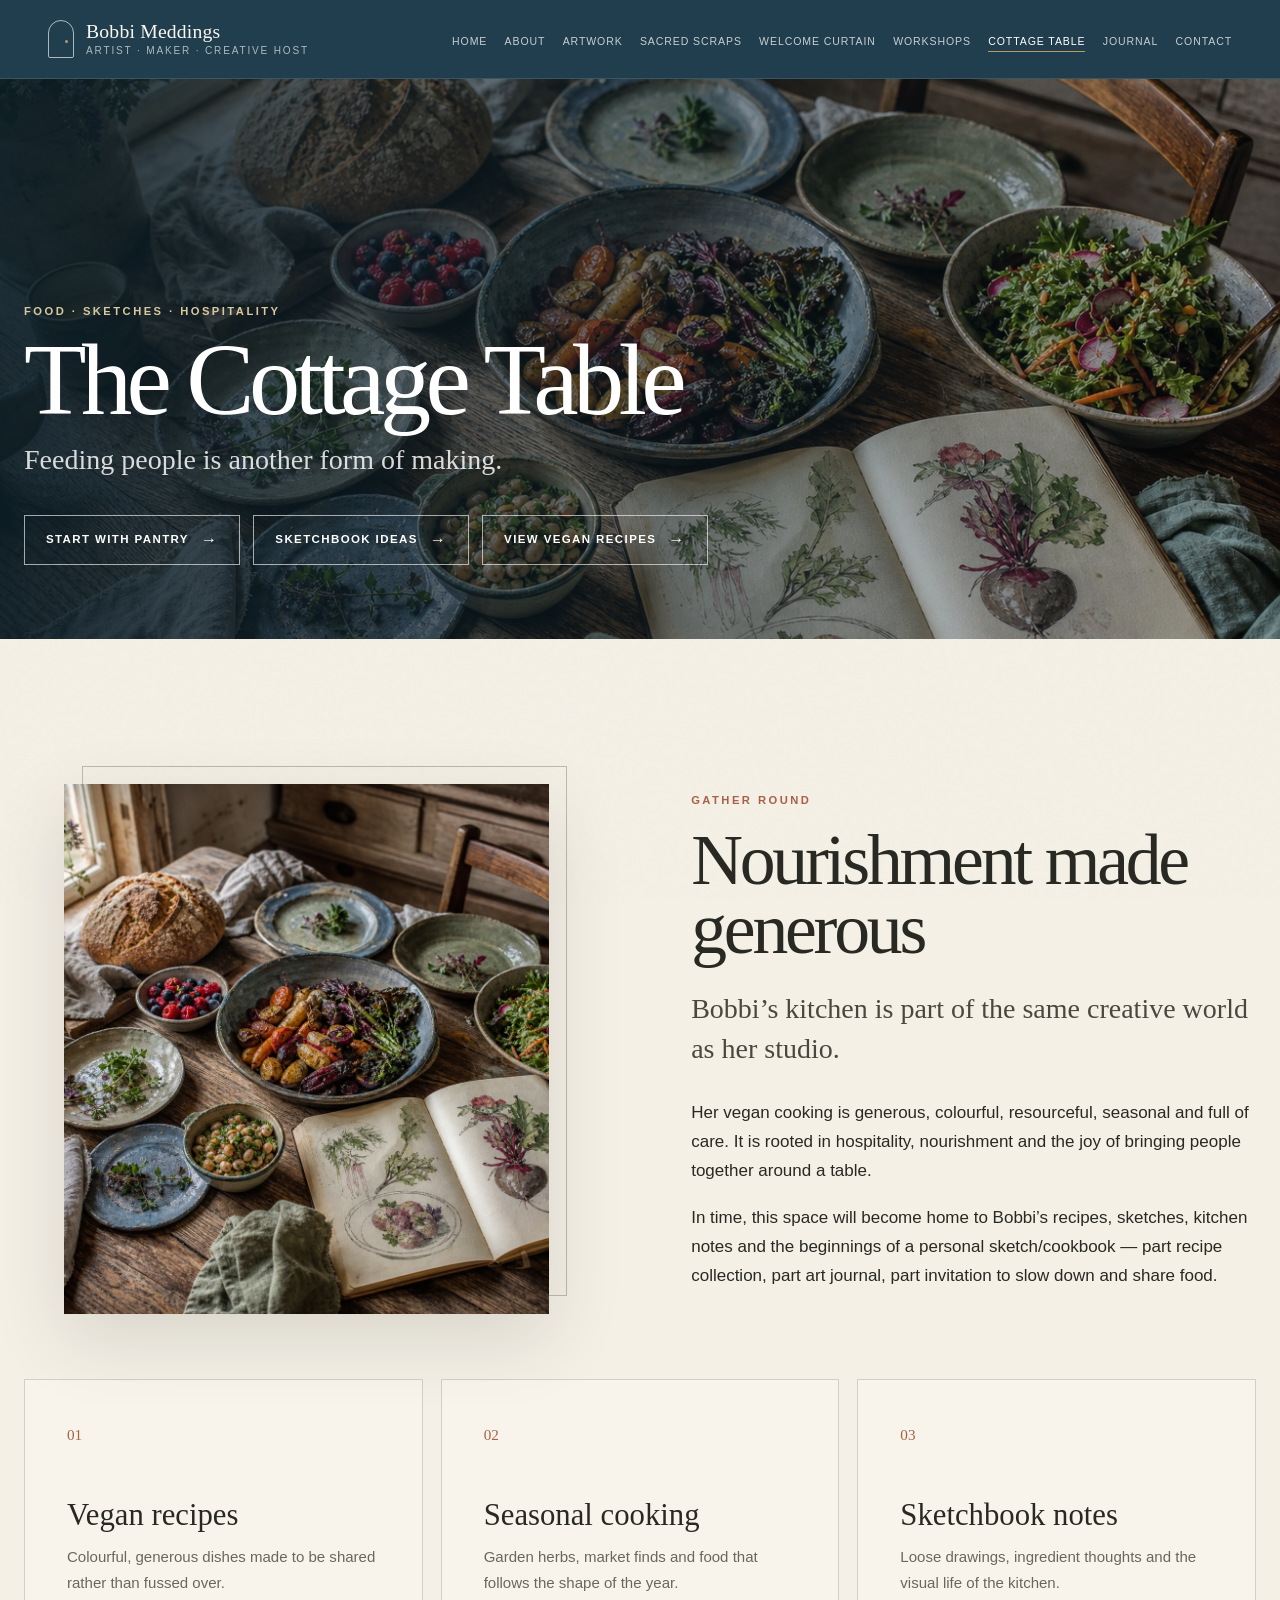
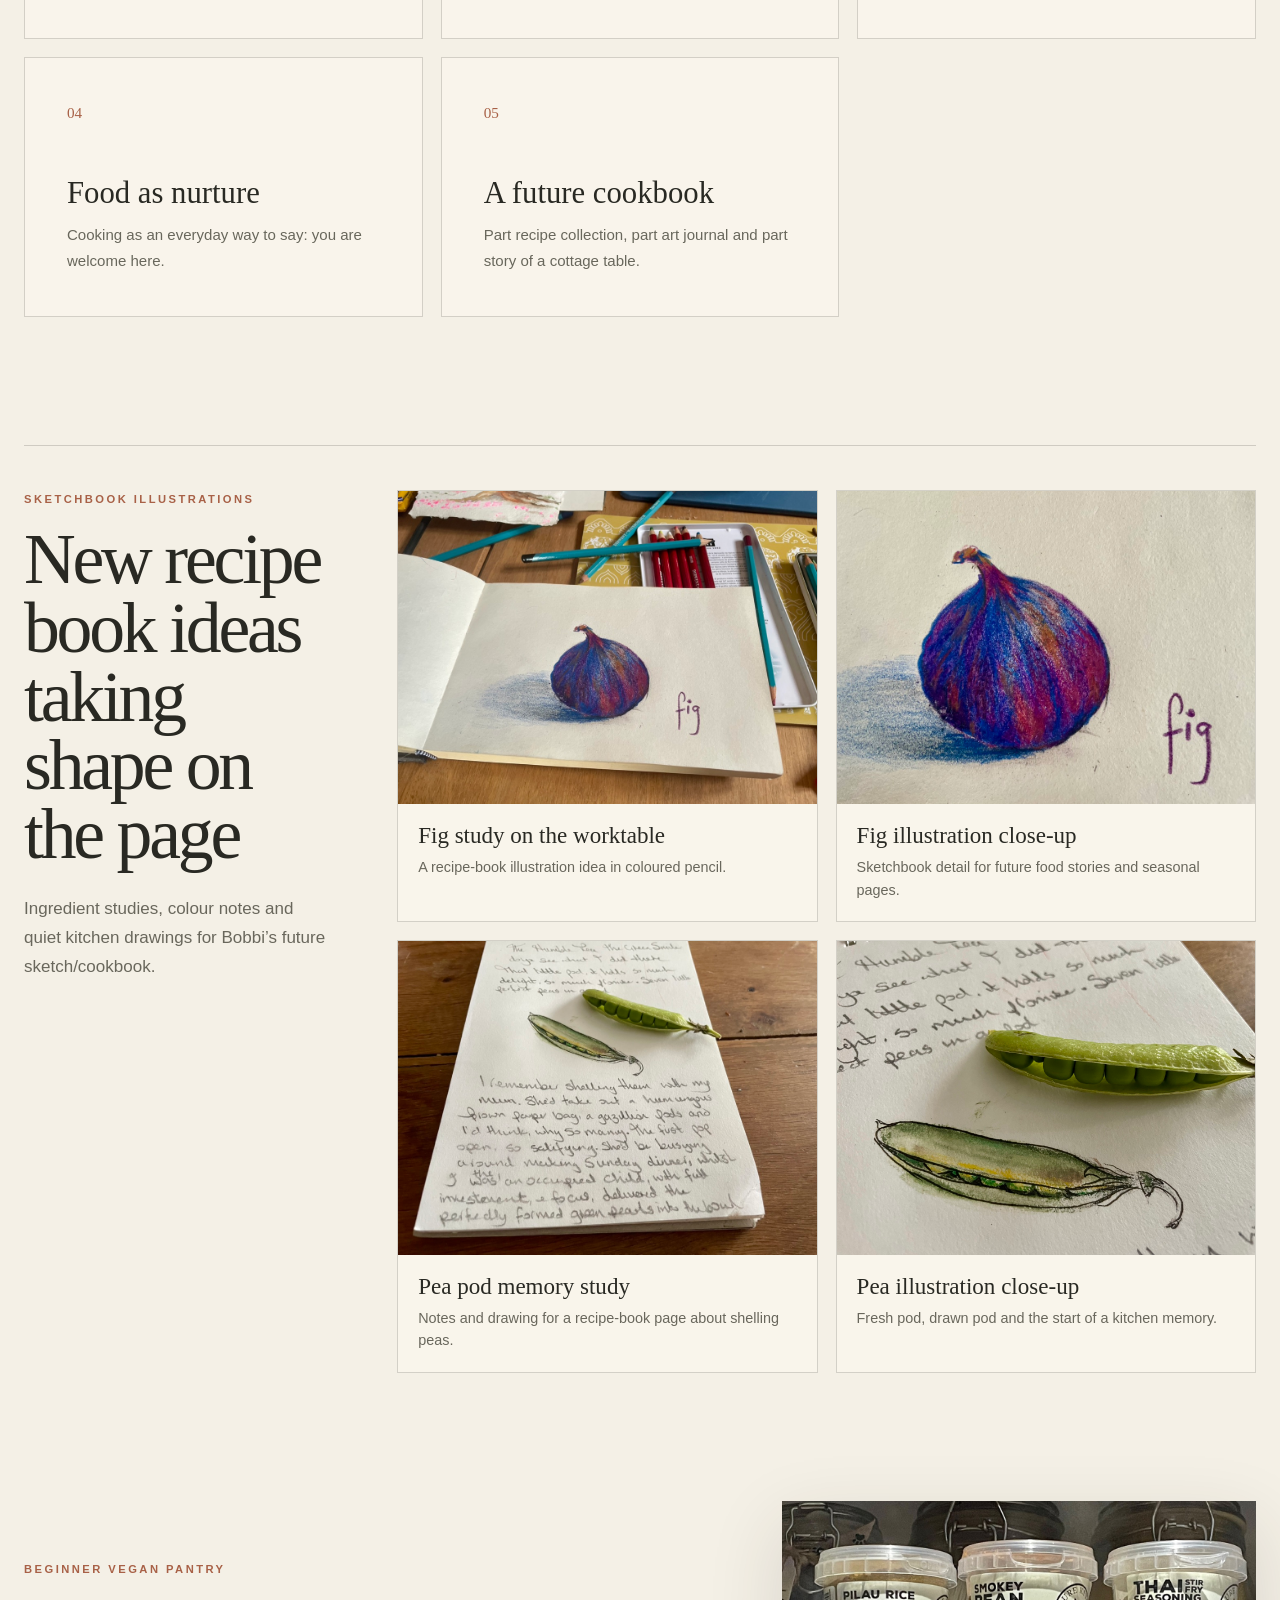
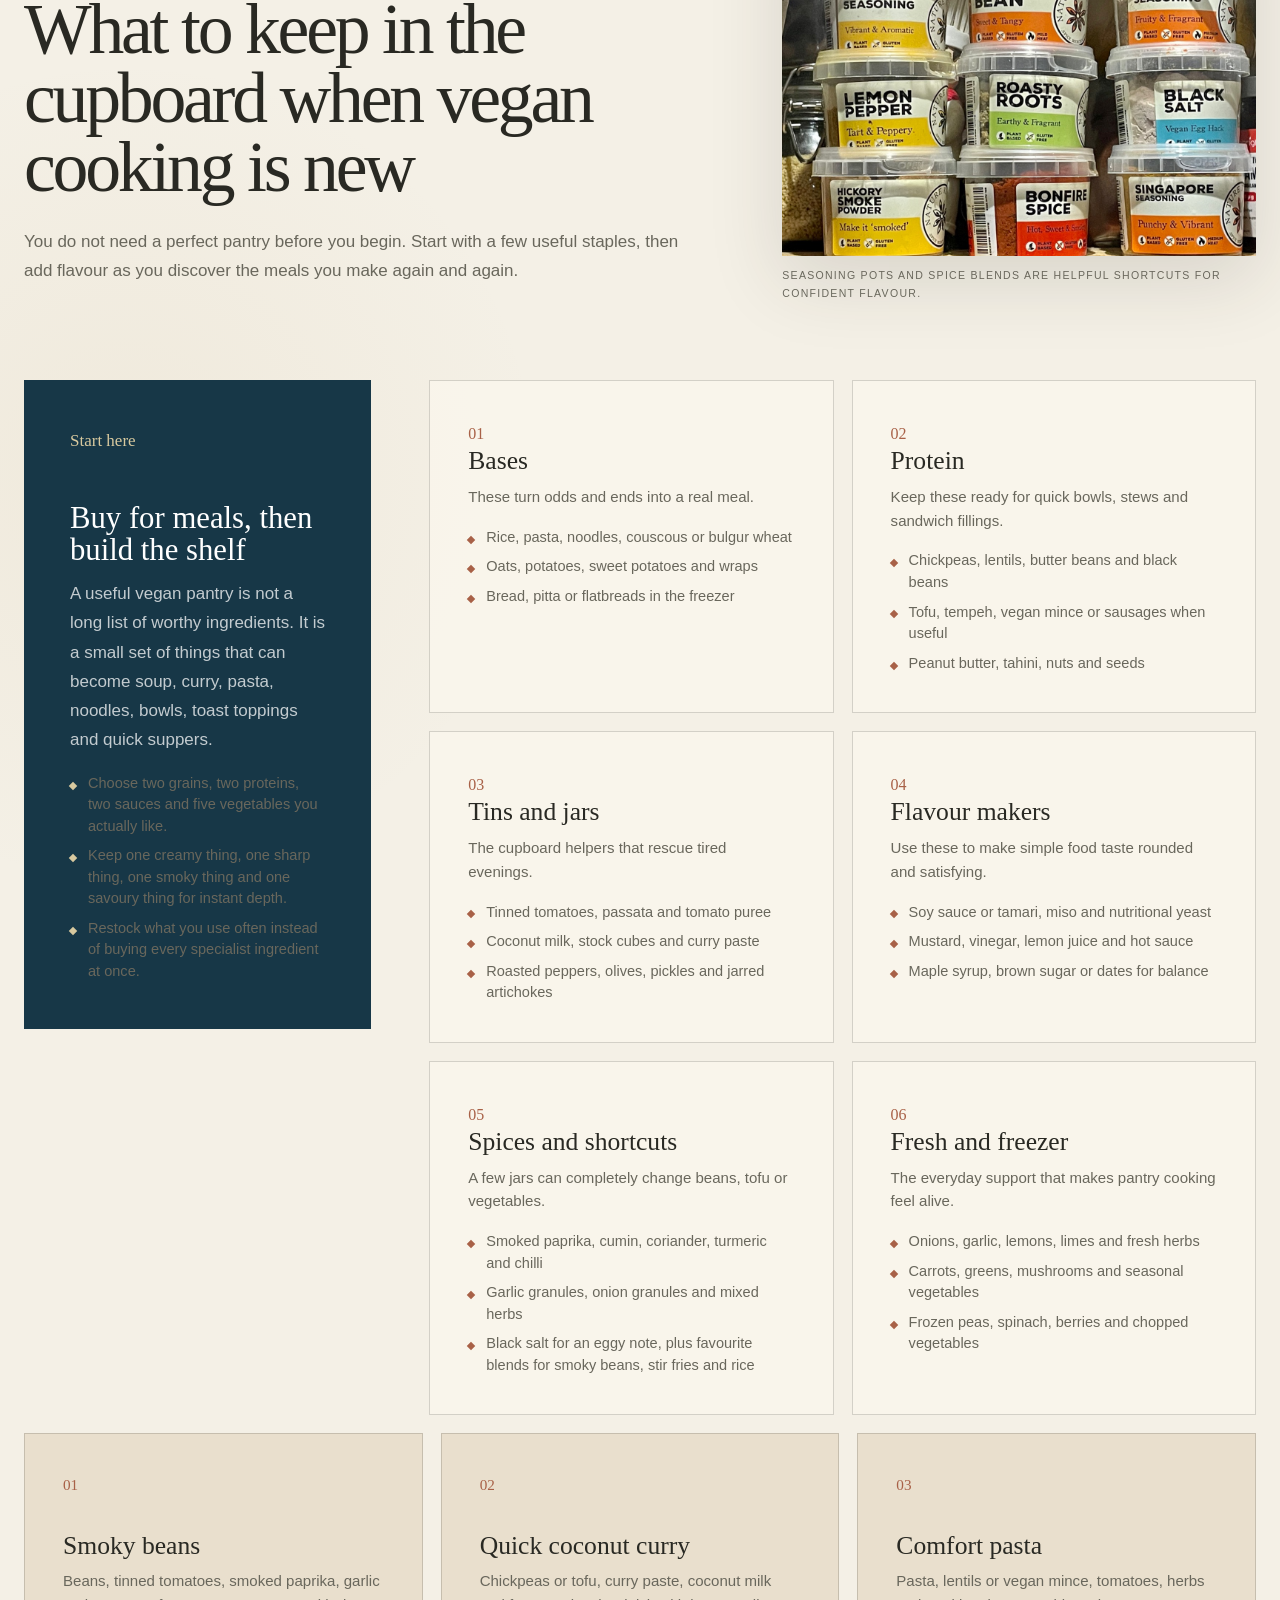
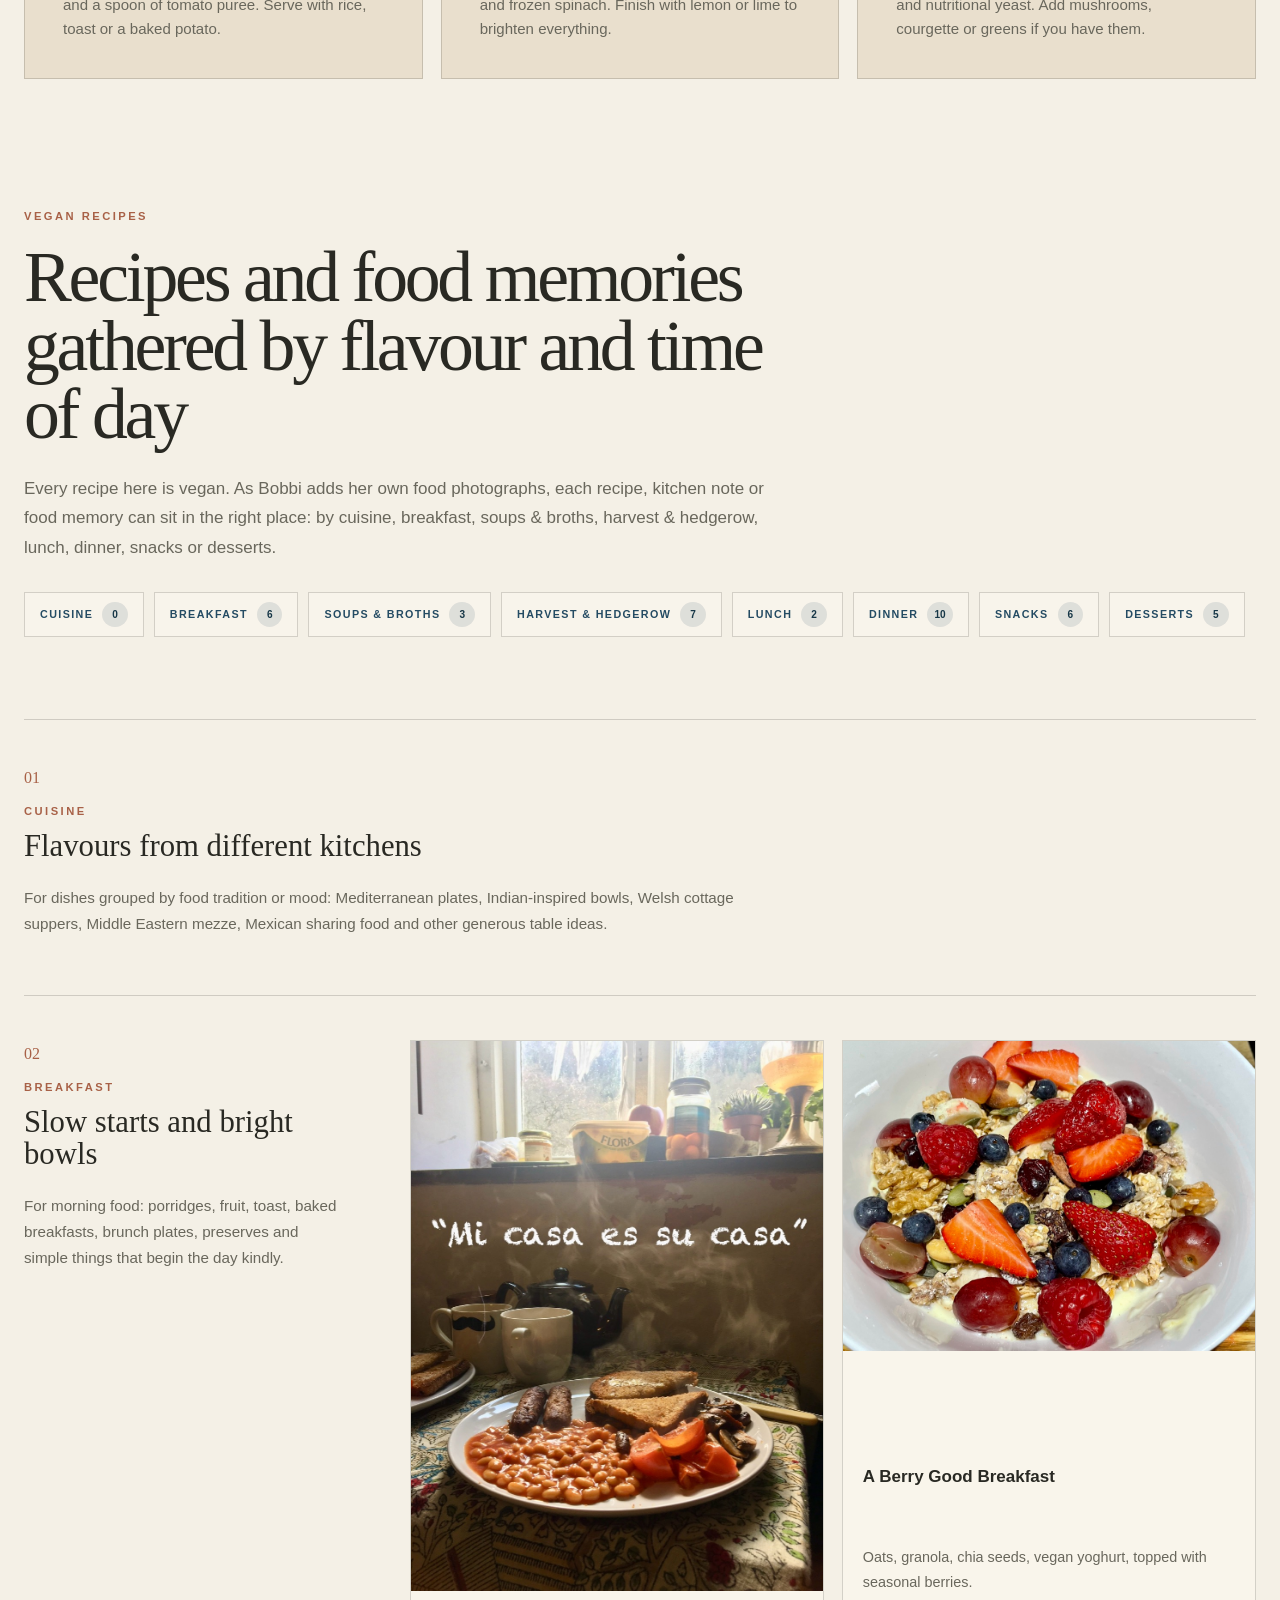
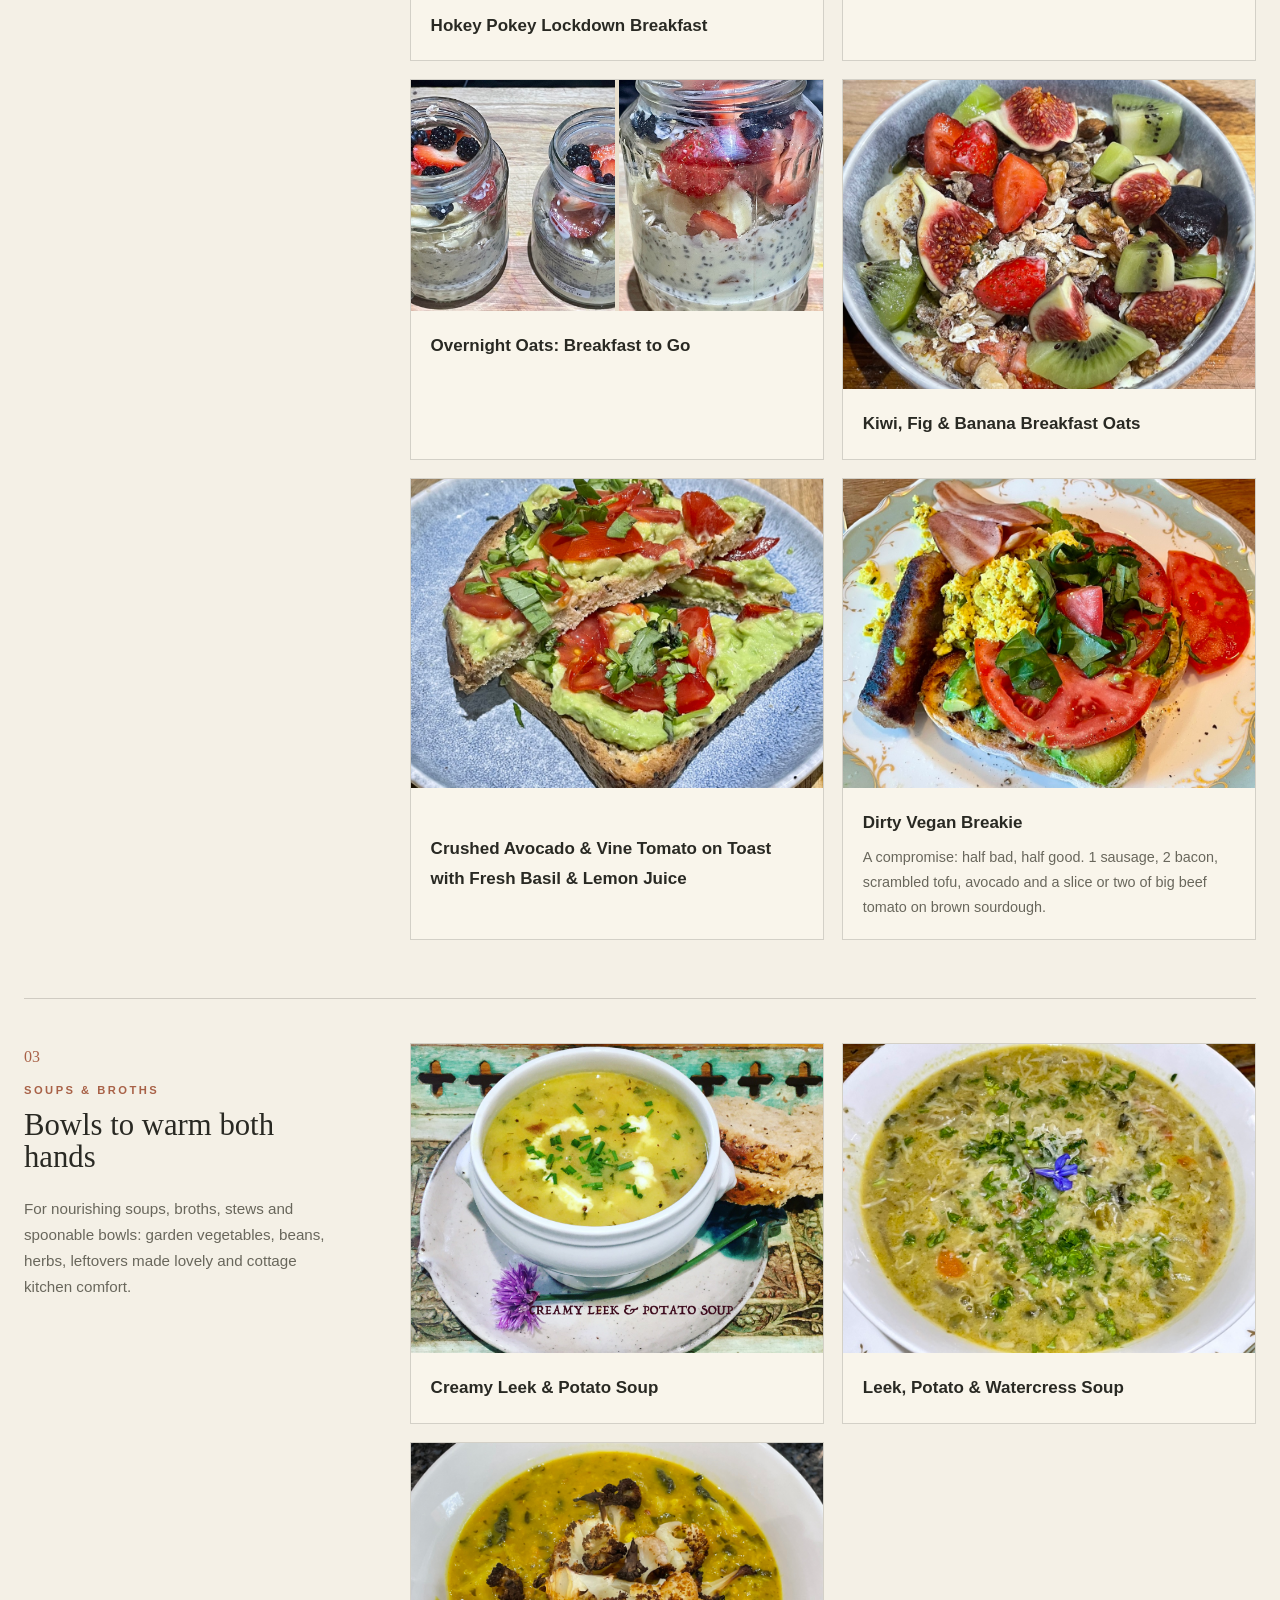
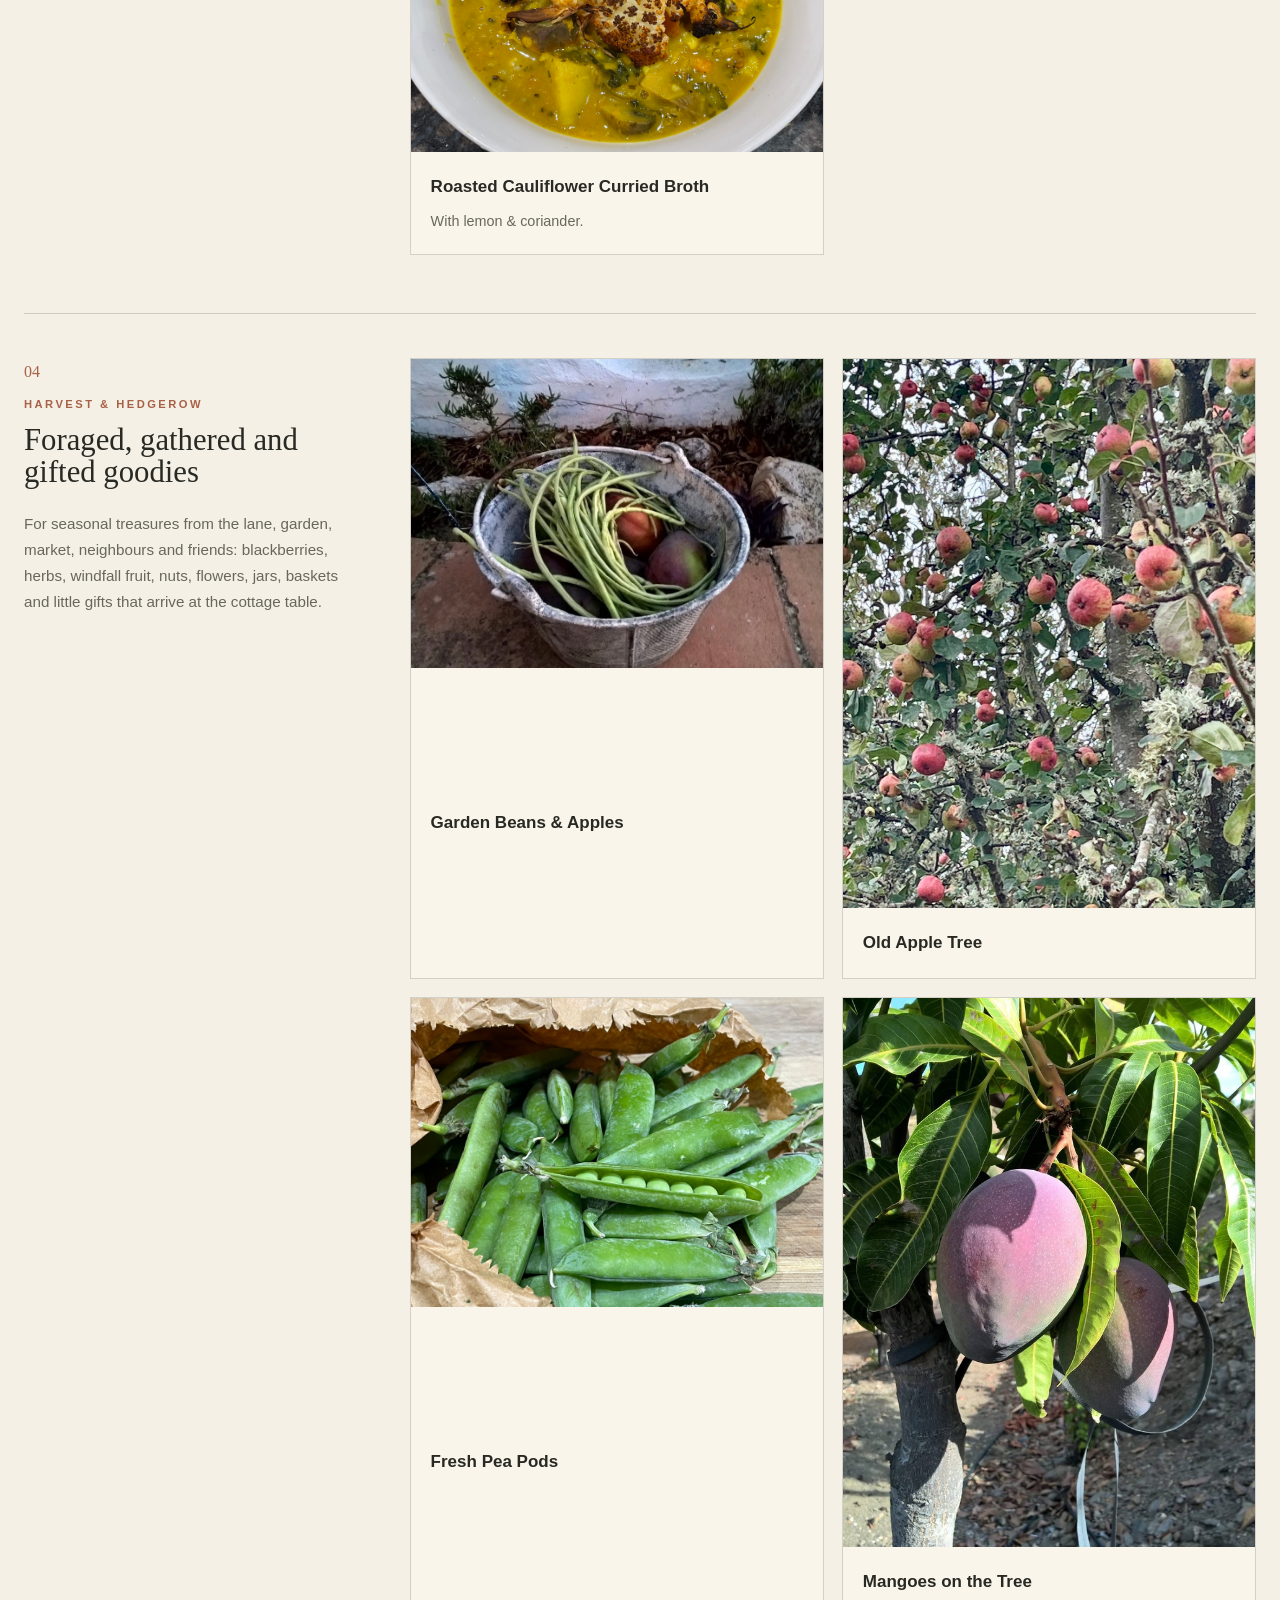
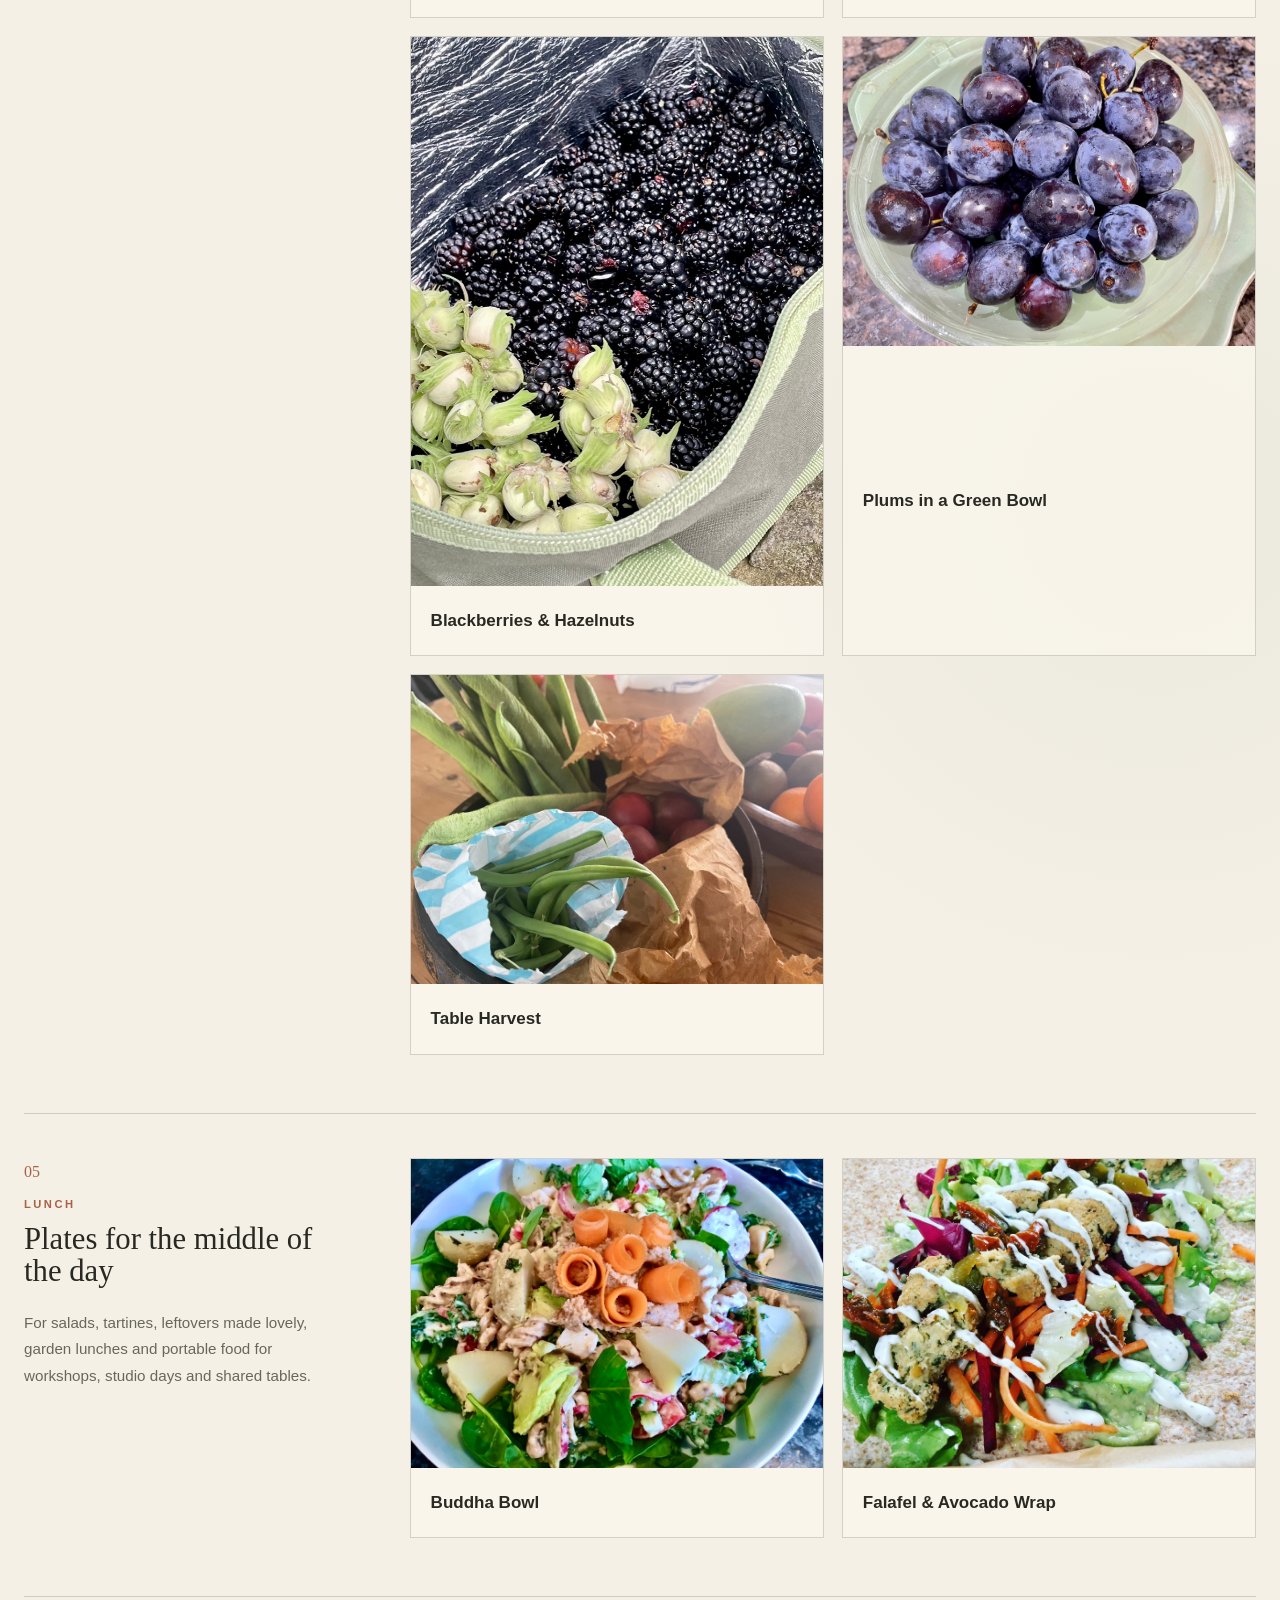
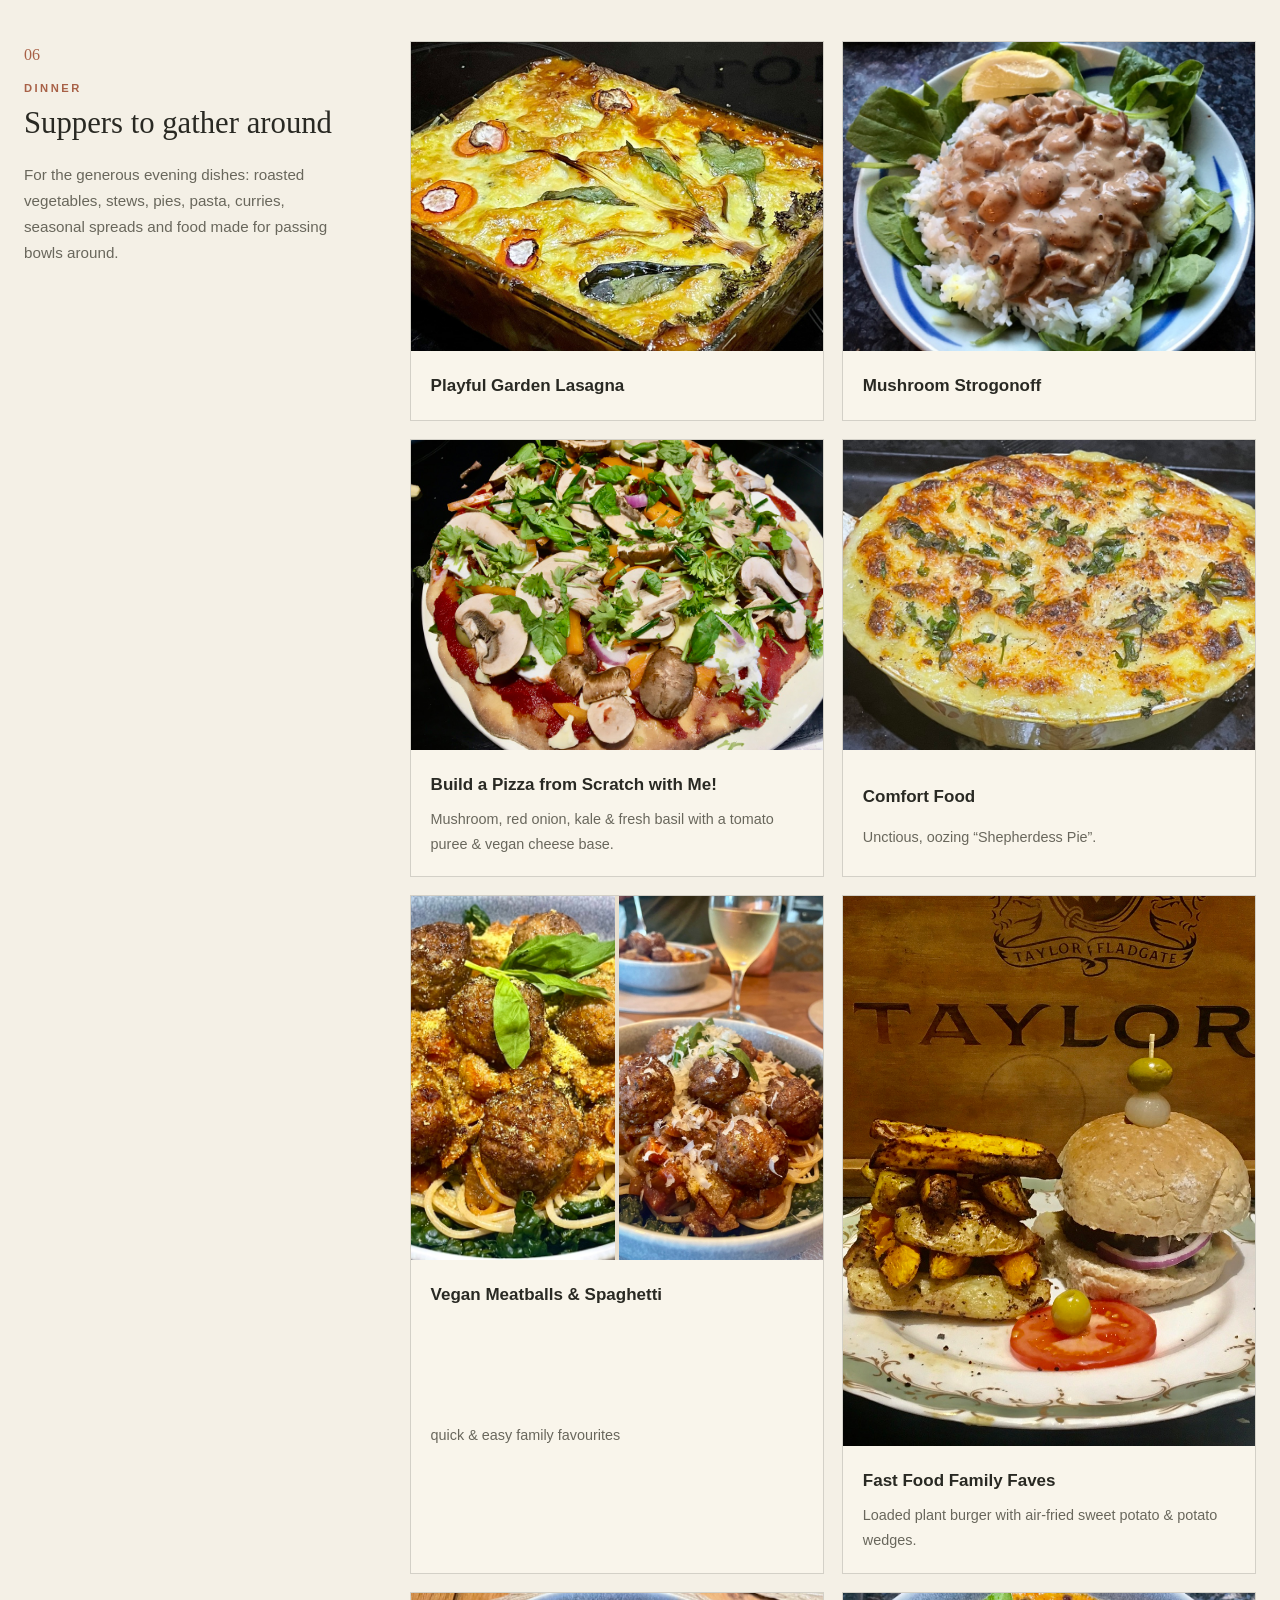
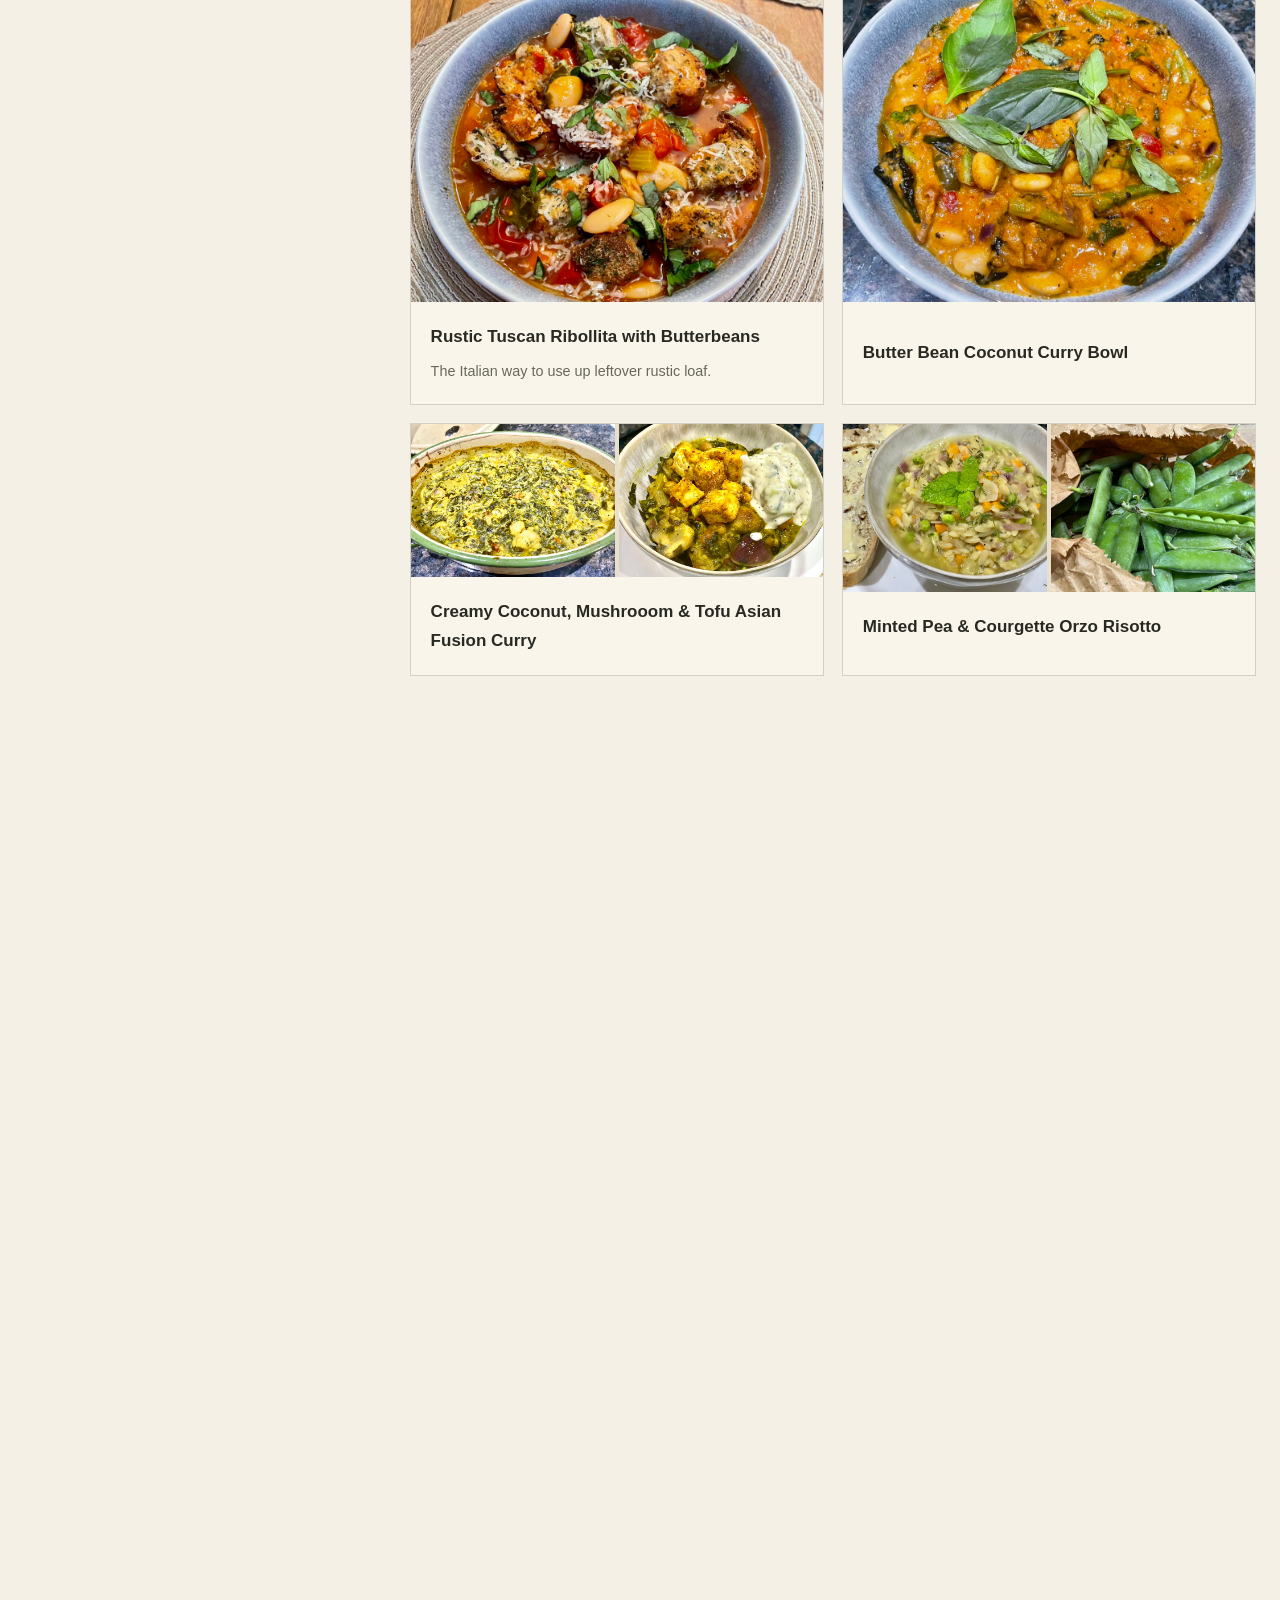
<file: cottage-table.html>
<!doctype html>
<html lang="en">
  <head>
    <meta charset="utf-8">
    <meta name="viewport" content="width=device-width, initial-scale=1">
    <title>The Cottage Table | Bobbi Meddings</title>
    <meta name="description" content="Vegan recipes, beginner pantry tips, seasonal cottage cooking, sketchbook notes and food as nurture from Bobbi Meddings.">
    <meta property="og:title" content="The Cottage Table | Bobbi Meddings">
    <meta property="og:description" content="Vegan recipes, pantry tips and food memories from the cottage table.">
    <meta property="og:type" content="website">
    <meta property="og:image" content="assets/cottage-table-vegan-food.jpg">
    <link rel="stylesheet" href="styles.css">
    <script src="script.js" defer></script>
  </head>
  <body>
    <a class="skip-link" href="#main">Skip to content</a>
    <header class="site-header"><div class="header-inner">
      <a class="brand" href="index.html" aria-label="Bobbi Meddings home"><span class="brand-mark" aria-hidden="true"></span><span class="brand-copy"><strong>Bobbi Meddings</strong><span>Artist · maker · creative host</span></span></a>
      <button class="menu-toggle" type="button" aria-expanded="false" aria-controls="site-nav" aria-label="Open navigation"><span></span></button>
      <nav class="site-nav" id="site-nav" aria-label="Primary navigation"><a href="index.html">Home</a><a href="about.html">About</a><a href="original-artwork.html">Artwork</a><a href="sacred-scraps.html">Sacred Scraps</a><a href="welcome-curtain.html">Welcome Curtain</a><a href="workshops.html">Workshops</a><a href="cottage-table.html">Cottage Table</a><a href="journal.html">Journal</a><a href="contact.html">Contact</a></nav>
    </div></header>
    <main id="main">
      <section class="page-hero" style="--hero-image: url('assets/cottage-table-vegan-food.jpg');">
        <div class="page-hero-inner shell reveal">
          <p class="eyebrow light">Food · sketches · hospitality</p>
          <h1>The Cottage Table</h1>
          <p class="lead">Feeding people is another form of making.</p>
          <div class="button-row">
            <a class="button secondary" href="#vegan-pantry">Start with pantry</a>
            <a class="button secondary" href="#recipe-book-sketchbook">Sketchbook ideas</a>
            <a class="button secondary" href="#vegan-recipes">View vegan recipes</a>
          </div>
        </div>
      </section>
      <section class="section shell">
        <div class="split reverse">
          <div class="reveal">
            <p class="eyebrow">Gather round</p><h2>Nourishment made generous</h2>
            <p class="lead">Bobbi’s kitchen is part of the same creative world as her studio.</p>
            <p>Her vegan cooking is generous, colourful, resourceful, seasonal and full of care. It is rooted in hospitality, nourishment and the joy of bringing people together around a table.</p>
            <p>In time, this space will become home to Bobbi’s recipes, sketches, kitchen notes and the beginnings of a personal sketch/cookbook — part recipe collection, part art journal, part invitation to slow down and share food.</p>
          </div>
          <figure class="split-media reveal"><img src="assets/cottage-table-vegan-food.jpg" alt="A colourful seasonal vegan meal, handmade pottery and an illustrated sketchbook on an old wooden table."></figure>
        </div>
        <div class="principle-grid">
          <article class="principle-card reveal"><span class="number">01</span><h3>Vegan recipes</h3><p>Colourful, generous dishes made to be shared rather than fussed over.</p></article>
          <article class="principle-card reveal"><span class="number">02</span><h3>Seasonal cooking</h3><p>Garden herbs, market finds and food that follows the shape of the year.</p></article>
          <article class="principle-card reveal"><span class="number">03</span><h3>Sketchbook notes</h3><p>Loose drawings, ingredient thoughts and the visual life of the kitchen.</p></article>
          <article class="principle-card reveal"><span class="number">04</span><h3>Food as nurture</h3><p>Cooking as an everyday way to say: you are welcome here.</p></article>
          <article class="principle-card reveal"><span class="number">05</span><h3>A future cookbook</h3><p>Part recipe collection, part art journal and part story of a cottage table.</p></article>
        </div>
      </section>
      <section class="section shell sketchbook-section" id="recipe-book-sketchbook">
        <div class="sketchbook-layout">
          <div class="sketchbook-copy reveal">
            <p class="eyebrow">Sketchbook illustrations</p>
            <h2>New recipe book ideas taking shape on the page</h2>
            <p>Ingredient studies, colour notes and quiet kitchen drawings for Bobbi&rsquo;s future sketch/cookbook.</p>
          </div>
          <div class="sketchbook-gallery">
            <figure class="sketchbook-card reveal">
              <img src="assets/recipe-book-sketchbook/fig-sketchbook-worktable.jpeg" alt="A sketchbook open on a worktable showing a coloured-pencil fig study with pencils and art materials around it." loading="lazy">
              <figcaption>
                <h3>Fig study on the worktable</h3>
                <p>A recipe-book illustration idea in coloured pencil.</p>
              </figcaption>
            </figure>
            <figure class="sketchbook-card reveal">
              <img src="assets/recipe-book-sketchbook/fig-illustration-close-up.jpeg" alt="Close-up of a coloured-pencil fig illustration with the handwritten word fig beside it." loading="lazy">
              <figcaption>
                <h3>Fig illustration close-up</h3>
                <p>Sketchbook detail for future food stories and seasonal pages.</p>
              </figcaption>
            </figure>
            <figure class="sketchbook-card reveal">
              <img src="assets/recipe-book-sketchbook/pea-sketchbook-memory.jpeg" alt="Sketchbook page with handwritten pea memories, a pea pod drawing and an open green pea pod on top." loading="lazy">
              <figcaption>
                <h3>Pea pod memory study</h3>
                <p>Notes and drawing for a recipe-book page about shelling peas.</p>
              </figcaption>
            </figure>
            <figure class="sketchbook-card reveal">
              <img src="assets/recipe-book-sketchbook/pea-illustration-close-up.jpeg" alt="Close-up of a green pea pod beside a loose pea pod illustration on a handwritten sketchbook page." loading="lazy">
              <figcaption>
                <h3>Pea illustration close-up</h3>
                <p>Fresh pod, drawn pod and the start of a kitchen memory.</p>
              </figcaption>
            </figure>
          </div>
        </div>
      </section>
      <section class="section shell pantry-section" id="vegan-pantry">
        <div class="pantry-intro reveal">
          <div class="section-heading">
            <p class="eyebrow">Beginner vegan pantry</p>
            <h2>What to keep in the cupboard when vegan cooking is new</h2>
            <p>You do not need a perfect pantry before you begin. Start with a few useful staples, then add flavour as you discover the meals you make again and again.</p>
          </div>
          <figure class="pantry-photo">
            <img src="assets/vegan-pantry-seasonings.jpg" alt="A pantry shelf filled with plant-based seasoning pots including smoky bean, Thai stir fry, lemon pepper, black salt and Singapore seasoning." loading="lazy">
            <figcaption class="caption">Seasoning pots and spice blends are helpful shortcuts for confident flavour.</figcaption>
          </figure>
        </div>

        <div class="pantry-guide">
          <aside class="pantry-note reveal">
            <span class="number">Start here</span>
            <h3>Buy for meals, then build the shelf</h3>
            <p>A useful vegan pantry is not a long list of worthy ingredients. It is a small set of things that can become soup, curry, pasta, noodles, bowls, toast toppings and quick suppers.</p>
            <ul class="pantry-list pantry-list-light">
              <li>Choose two grains, two proteins, two sauces and five vegetables you actually like.</li>
              <li>Keep one creamy thing, one sharp thing, one smoky thing and one savoury thing for instant depth.</li>
              <li>Restock what you use often instead of buying every specialist ingredient at once.</li>
            </ul>
          </aside>

          <div class="pantry-grid">
            <article class="pantry-card reveal">
              <span class="recipe-number">01</span>
              <h3>Bases</h3>
              <p>These turn odds and ends into a real meal.</p>
              <ul class="pantry-list">
                <li>Rice, pasta, noodles, couscous or bulgur wheat</li>
                <li>Oats, potatoes, sweet potatoes and wraps</li>
                <li>Bread, pitta or flatbreads in the freezer</li>
              </ul>
            </article>

            <article class="pantry-card reveal">
              <span class="recipe-number">02</span>
              <h3>Protein</h3>
              <p>Keep these ready for quick bowls, stews and sandwich fillings.</p>
              <ul class="pantry-list">
                <li>Chickpeas, lentils, butter beans and black beans</li>
                <li>Tofu, tempeh, vegan mince or sausages when useful</li>
                <li>Peanut butter, tahini, nuts and seeds</li>
              </ul>
            </article>

            <article class="pantry-card reveal">
              <span class="recipe-number">03</span>
              <h3>Tins and jars</h3>
              <p>The cupboard helpers that rescue tired evenings.</p>
              <ul class="pantry-list">
                <li>Tinned tomatoes, passata and tomato puree</li>
                <li>Coconut milk, stock cubes and curry paste</li>
                <li>Roasted peppers, olives, pickles and jarred artichokes</li>
              </ul>
            </article>

            <article class="pantry-card reveal">
              <span class="recipe-number">04</span>
              <h3>Flavour makers</h3>
              <p>Use these to make simple food taste rounded and satisfying.</p>
              <ul class="pantry-list">
                <li>Soy sauce or tamari, miso and nutritional yeast</li>
                <li>Mustard, vinegar, lemon juice and hot sauce</li>
                <li>Maple syrup, brown sugar or dates for balance</li>
              </ul>
            </article>

            <article class="pantry-card reveal">
              <span class="recipe-number">05</span>
              <h3>Spices and shortcuts</h3>
              <p>A few jars can completely change beans, tofu or vegetables.</p>
              <ul class="pantry-list">
                <li>Smoked paprika, cumin, coriander, turmeric and chilli</li>
                <li>Garlic granules, onion granules and mixed herbs</li>
                <li>Black salt for an eggy note, plus favourite blends for smoky beans, stir fries and rice</li>
              </ul>
            </article>

            <article class="pantry-card reveal">
              <span class="recipe-number">06</span>
              <h3>Fresh and freezer</h3>
              <p>The everyday support that makes pantry cooking feel alive.</p>
              <ul class="pantry-list">
                <li>Onions, garlic, lemons, limes and fresh herbs</li>
                <li>Carrots, greens, mushrooms and seasonal vegetables</li>
                <li>Frozen peas, spinach, berries and chopped vegetables</li>
              </ul>
            </article>
          </div>
        </div>

        <div class="pantry-formulas reveal" aria-label="Easy vegan pantry meal formulas">
          <article class="formula-card">
            <span>01</span>
            <h3>Smoky beans</h3>
            <p>Beans, tinned tomatoes, smoked paprika, garlic and a spoon of tomato puree. Serve with rice, toast or a baked potato.</p>
          </article>
          <article class="formula-card">
            <span>02</span>
            <h3>Quick coconut curry</h3>
            <p>Chickpeas or tofu, curry paste, coconut milk and frozen spinach. Finish with lemon or lime to brighten everything.</p>
          </article>
          <article class="formula-card">
            <span>03</span>
            <h3>Comfort pasta</h3>
            <p>Pasta, lentils or vegan mince, tomatoes, herbs and nutritional yeast. Add mushrooms, courgette or greens if you have them.</p>
          </article>
        </div>
      </section>
      <section class="section shell recipe-section" id="vegan-recipes">
        <div class="section-heading reveal">
          <p class="eyebrow">Vegan recipes</p>
          <h2>Recipes and food memories gathered by flavour and time of day</h2>
          <p>Every recipe here is vegan. As Bobbi adds her own food photographs, each recipe, kitchen note or food memory can sit in the right place: by cuisine, breakfast, soups &amp; broths, harvest &amp; hedgerow, lunch, dinner, snacks or desserts.</p>
        </div>
        <nav class="recipe-category-nav reveal" aria-label="Vegan recipe categories">
          <a href="#recipes-cuisine">Cuisine <span class="recipe-count" data-recipe-count-for="recipes-cuisine" aria-label="0 recipes">0</span></a>
          <a href="#recipes-breakfast">Breakfast <span class="recipe-count" data-recipe-count-for="recipes-breakfast" aria-label="6 recipes">6</span></a>
          <a href="#recipes-soups-broths">Soups &amp; Broths <span class="recipe-count" data-recipe-count-for="recipes-soups-broths" aria-label="3 recipes">3</span></a>
          <a href="#recipes-harvest-hedgerow">Harvest &amp; Hedgerow <span class="recipe-count" data-recipe-count-for="recipes-harvest-hedgerow" data-count-singular="entry" data-count-plural="entries" aria-label="7 entries">7</span></a>
          <a href="#recipes-lunch">Lunch <span class="recipe-count" data-recipe-count-for="recipes-lunch" aria-label="2 recipes">2</span></a>
          <a href="#recipes-dinner">Dinner <span class="recipe-count" data-recipe-count-for="recipes-dinner" aria-label="10 recipes">10</span></a>
          <a href="#recipes-snacks">Snacks <span class="recipe-count" data-recipe-count-for="recipes-snacks" aria-label="6 recipes">6</span></a>
          <a href="#recipes-desserts">Desserts <span class="recipe-count" data-recipe-count-for="recipes-desserts" aria-label="5 recipes">5</span></a>
        </nav>
        <!--
          Recipe card template for future images:
          All recipes in this section are vegan; use the visible tag for category only.
          Change the folder name in the image path to cuisine, breakfast, soups-broths, harvest-hedgerow, lunch, dinner, snacks or desserts.
          Keep data-recipe-category matched to the section folder and visible recipe tag.
          Add the portrait class for tall images. Add an id when a card needs a direct link.
          <article class="recipe-card" data-recipe-category="dinner">
            <img src="replace-with-your-recipe-image.jpg" alt="Short description of the vegan recipe." loading="lazy">
          </article>
        -->
        <div class="recipe-board">
          <section class="recipe-category reveal is-empty" id="recipes-cuisine" data-recipe-category="cuisine">
            <div class="recipe-category-copy">
              <span class="recipe-number">01</span>
              <p class="eyebrow">Cuisine</p>
              <h3>Flavours from different kitchens</h3>
              <p>For dishes grouped by food tradition or mood: Mediterranean plates, Indian-inspired bowls, Welsh cottage suppers, Middle Eastern mezze, Mexican sharing food and other generous table ideas.</p>
            </div>
            <div class="recipe-card-grid" aria-label="Cuisine recipe cards">
              <!-- Add cuisine-led recipe image cards here using assets/vegan-recipes/cuisine/. -->
            </div>
          </section>

          <section class="recipe-category reveal has-recipes" id="recipes-breakfast" data-recipe-category="breakfast">
            <div class="recipe-category-copy">
              <span class="recipe-number">02</span>
              <p class="eyebrow">Breakfast</p>
              <h3>Slow starts and bright bowls</h3>
              <p>For morning food: porridges, fruit, toast, baked breakfasts, brunch plates, preserves and simple things that begin the day kindly.</p>
            </div>
            <div class="recipe-card-grid" aria-label="Breakfast recipe cards">
              <article class="recipe-card portrait" id="hokey-pokey-breakfast" data-recipe-category="breakfast">
                <img src="assets/vegan-recipes/breakfast/hokey-pokey-lockdown-breakfast.jpg" alt="A vegan breakfast plate with beans, toast, tomatoes and mushrooms in the tiny Hokey Pokey bothy, with the words Mi casa es su casa across the image." loading="lazy">
                <div class="recipe-card-copy">
                  <h4>Hokey Pokey Lockdown Breakfast</h4>
                </div>
              </article>
              <article class="recipe-card" id="a-berry-good-breakfast" data-recipe-category="breakfast">
                <img src="assets/vegan-recipes/breakfast/a-berry-good-breakfast.jpeg" alt="A breakfast bowl of oats, granola, chia seeds, vegan yoghurt and seasonal berries." loading="lazy">
                <div class="recipe-card-copy">
                  <h4>A Berry Good Breakfast</h4>
                  <p>Oats, granola, chia seeds, vegan yoghurt, topped with seasonal berries.</p>
                </div>
              </article>
              <article class="recipe-card" id="overnight-oats-breakfast-to-go" data-recipe-category="breakfast">
                <div class="recipe-card-gallery two-up" aria-label="Overnight oats breakfast to go photos">
                  <img src="assets/vegan-recipes/breakfast/overnight-oats-breakfast-to-go-jar-set.jpeg" alt="Two jars of overnight oats topped with strawberries, blackberries, blueberries and banana." loading="lazy">
                  <img src="assets/vegan-recipes/breakfast/overnight-oats-breakfast-to-go-close-up.jpeg" alt="Close-up of a jar of overnight oats with chia seeds, banana, strawberries and berries." loading="lazy">
                </div>
                <div class="recipe-card-copy">
                  <h4>Overnight Oats: Breakfast to Go</h4>
                </div>
              </article>
              <article class="recipe-card" id="kiwi-fig-banana-breakfast-oats" data-recipe-category="breakfast">
                <img src="assets/vegan-recipes/breakfast/kiwi-fig-banana-breakfast-oats.jpeg" alt="Breakfast oats topped with kiwi, figs, banana, strawberries, walnuts and dried fruit." loading="lazy">
                <div class="recipe-card-copy">
                  <h4>Kiwi, Fig &amp; Banana Breakfast Oats</h4>
                </div>
              </article>
              <article class="recipe-card" id="crushed-avocado-vine-tomato-toast" data-recipe-category="breakfast">
                <img src="assets/vegan-recipes/breakfast/crushed-avocado-vine-tomato-toast.jpeg" alt="Crushed avocado and vine tomato on toast with fresh basil and lemon juice." loading="lazy">
                <div class="recipe-card-copy">
                  <h4>Crushed Avocado &amp; Vine Tomato on Toast with Fresh Basil &amp; Lemon Juice</h4>
                </div>
              </article>
              <article class="recipe-card" id="dirty-vegan-breakie" data-recipe-category="breakfast">
                <img src="assets/vegan-recipes/breakfast/dirty-vegan-breakie.jpeg" alt="Dirty vegan breakfast with sausage, vegan bacon, scrambled tofu, avocado and beef tomato on brown sourdough." loading="lazy">
                <div class="recipe-card-copy">
                  <h4>Dirty Vegan Breakie</h4>
                  <p>A compromise: half bad, half good. 1 sausage, 2 bacon, scrambled tofu, avocado and a slice or two of big beef tomato on brown sourdough.</p>
                </div>
              </article>
              <!-- Add more breakfast recipe image cards here using assets/vegan-recipes/breakfast/. -->
            </div>
          </section>

          <section class="recipe-category reveal has-recipes" id="recipes-soups-broths" data-recipe-category="soups-broths">
            <div class="recipe-category-copy">
              <span class="recipe-number">03</span>
              <p class="eyebrow">Soups &amp; Broths</p>
              <h3>Bowls to warm both hands</h3>
              <p>For nourishing soups, broths, stews and spoonable bowls: garden vegetables, beans, herbs, leftovers made lovely and cottage kitchen comfort.</p>
            </div>
            <div class="recipe-card-grid" aria-label="Soups and broths recipe cards">
              <article class="recipe-card" id="creamy-leek-potato-soup" data-recipe-category="soups-broths">
                <img src="assets/vegan-recipes/soups-broths/creamy-leek-potato-soup.jpg" alt="Creamy leek and potato soup in a white bowl with bread and chive flowers." loading="lazy">
                <div class="recipe-card-copy">
                  <h4>Creamy Leek &amp; Potato Soup</h4>
                </div>
              </article>
              <article class="recipe-card" id="leek-potato-watercress-soup" data-recipe-category="soups-broths">
                <img src="assets/vegan-recipes/soups-broths/leek-potato-watercress-soup.jpeg" alt="Leek, potato and watercress soup topped with herbs, grated vegan cheese and a small blue edible flower." loading="lazy">
                <div class="recipe-card-copy">
                  <h4>Leek, Potato &amp; Watercress Soup</h4>
                </div>
              </article>
              <article class="recipe-card" id="roasted-cauliflower-curried-broth" data-recipe-category="soups-broths">
                <img src="assets/vegan-recipes/soups-broths/roasted-cauliflower-curried-broth.jpeg" alt="Roasted cauliflower curried broth in a white bowl with lemon, coriander and roasted cauliflower florets." loading="lazy">
                <div class="recipe-card-copy">
                  <h4>Roasted Cauliflower Curried Broth</h4>
                  <p>With lemon &amp; coriander.</p>
                </div>
              </article>
              <!-- Add more soups and broths recipe image cards here using assets/vegan-recipes/soups-broths/. -->
            </div>
          </section>

          <section class="recipe-category reveal has-recipes" id="recipes-harvest-hedgerow" data-recipe-category="harvest-hedgerow">
            <div class="recipe-category-copy">
              <span class="recipe-number">04</span>
              <p class="eyebrow">Harvest &amp; Hedgerow</p>
              <h3>Foraged, gathered and gifted goodies</h3>
              <p>For seasonal treasures from the lane, garden, market, neighbours and friends: blackberries, herbs, windfall fruit, nuts, flowers, jars, baskets and little gifts that arrive at the cottage table.</p>
            </div>
            <div class="recipe-card-grid" aria-label="Harvest and hedgerow cards">
              <article class="recipe-card" id="garden-beans-and-apples-tub" data-recipe-category="harvest-hedgerow">
                <img src="assets/vegan-recipes/harvest-hedgerow/garden-beans-and-apples-tub.jpeg" alt="A metal tub filled with long green beans, apples and plums on a tiled cottage step." loading="lazy">
                <div class="recipe-card-copy">
                  <h4>Garden Beans &amp; Apples</h4>
                </div>
              </article>
              <article class="recipe-card portrait" id="hedgerow-apple-tree" data-recipe-category="harvest-hedgerow">
                <img src="assets/vegan-recipes/harvest-hedgerow/hedgerow-apple-tree.jpeg" alt="Red and green apples growing on a lichen-covered apple tree." loading="lazy">
                <div class="recipe-card-copy">
                  <h4>Old Apple Tree</h4>
                </div>
              </article>
              <article class="recipe-card" id="fresh-pea-pods" data-recipe-category="harvest-hedgerow">
                <img src="assets/vegan-recipes/harvest-hedgerow/fresh-pea-pods.jpeg" alt="Green pea pods in a brown paper bag, with one pod open to show peas." loading="lazy">
                <div class="recipe-card-copy">
                  <h4>Fresh Pea Pods</h4>
                </div>
              </article>
              <article class="recipe-card portrait" id="mangoes-on-tree" data-recipe-category="harvest-hedgerow">
                <img src="assets/vegan-recipes/harvest-hedgerow/mangoes-on-tree.jpeg" alt="Two purple-green mangoes ripening on a sunlit tree." loading="lazy">
                <div class="recipe-card-copy">
                  <h4>Mangoes on the Tree</h4>
                </div>
              </article>
              <article class="recipe-card portrait" id="blackberries-and-hazelnuts-bag" data-recipe-category="harvest-hedgerow">
                <img src="assets/vegan-recipes/harvest-hedgerow/blackberries-and-hazelnuts-bag.jpeg" alt="Blackberries and fresh hazelnuts gathered in a cloth bag." loading="lazy">
                <div class="recipe-card-copy">
                  <h4>Blackberries &amp; Hazelnuts</h4>
                </div>
              </article>
              <article class="recipe-card" id="plums-in-green-bowl" data-recipe-category="harvest-hedgerow">
                <img src="assets/vegan-recipes/harvest-hedgerow/plums-in-green-bowl.jpeg" alt="Fresh purple plums piled in a pale green bowl." loading="lazy">
                <div class="recipe-card-copy">
                  <h4>Plums in a Green Bowl</h4>
                </div>
              </article>
              <article class="recipe-card" id="table-harvest-beans-fruit" data-recipe-category="harvest-hedgerow">
                <img src="assets/vegan-recipes/harvest-hedgerow/table-harvest-beans-fruit.jpeg" alt="Green beans, plums and fruit gathered on a wooden table in paper bags and bowls." loading="lazy">
                <div class="recipe-card-copy">
                  <h4>Table Harvest</h4>
                </div>
              </article>
              <!-- Add harvest and hedgerow image cards here using assets/vegan-recipes/harvest-hedgerow/. -->
            </div>
          </section>

          <section class="recipe-category reveal has-recipes" id="recipes-lunch" data-recipe-category="lunch">
            <div class="recipe-category-copy">
              <span class="recipe-number">05</span>
              <p class="eyebrow">Lunch</p>
              <h3>Plates for the middle of the day</h3>
              <p>For salads, tartines, leftovers made lovely, garden lunches and portable food for workshops, studio days and shared tables.</p>
            </div>
            <div class="recipe-card-grid" aria-label="Lunch recipe cards">
              <article class="recipe-card" id="buddha-bowl" data-recipe-category="lunch">
                <img src="assets/vegan-recipes/lunch/buddha-bowl.jpg" alt="Buddha Bowl with pasta, potatoes, greens, radishes, carrot ribbons, avocado and hummus." loading="lazy">
                <div class="recipe-card-copy">
                  <h4>Buddha Bowl</h4>
                </div>
              </article>
              <article class="recipe-card" id="falafel-avocado-wrap" data-recipe-category="lunch">
                <img src="assets/vegan-recipes/lunch/falafel-avocado-wrap.jpg" alt="Falafel and avocado wrap with salad, carrot, beetroot, sun-dried tomatoes and dressing." loading="lazy">
                <div class="recipe-card-copy">
                  <h4>Falafel &amp; Avocado Wrap</h4>
                </div>
              </article>
              <!-- Add lunch recipe image cards here using assets/vegan-recipes/lunch/. -->
            </div>
          </section>

          <section class="recipe-category reveal has-recipes" id="recipes-dinner" data-recipe-category="dinner">
            <div class="recipe-category-copy">
              <span class="recipe-number">06</span>
              <p class="eyebrow">Dinner</p>
              <h3>Suppers to gather around</h3>
              <p>For the generous evening dishes: roasted vegetables, stews, pies, pasta, curries, seasonal spreads and food made for passing bowls around.</p>
            </div>
            <div class="recipe-card-grid" aria-label="Dinner recipe cards">
              <article class="recipe-card" id="garden-lasagna" data-recipe-category="dinner">
                <img src="assets/vegan-recipes/dinner/garden-lasagna.jpg" alt="A baked vegan garden lasagna in a glass dish with golden topping, carrots, greens and herbs." loading="lazy">
                <div class="recipe-card-copy">
                  <h4>Playful Garden Lasagna</h4>
                </div>
              </article>
              <article class="recipe-card" id="mushroom-strogonoff" data-recipe-category="dinner">
                <img src="assets/vegan-recipes/dinner/mushroom-strogonoff.jpg" alt="Mushroom strogonoff served over rice with spinach leaves and a lemon wedge." loading="lazy">
                <div class="recipe-card-copy">
                  <h4>Mushroom Strogonoff</h4>
                </div>
              </article>
              <article class="recipe-card" id="build-a-pizza-mushroom-red-onion-kale" data-recipe-category="dinner">
                <img src="assets/vegan-recipes/dinner/build-a-pizza-mushroom-red-onion-kale.jpeg" alt="Homemade pizza topped with mushroom, red onion, kale, herbs, tomato puree and vegan cheese." loading="lazy">
                <div class="recipe-card-copy">
                  <h4>Build a Pizza from Scratch with Me!</h4>
                  <p>Mushroom, red onion, kale &amp; fresh basil with a tomato puree &amp; vegan cheese base.</p>
                </div>
              </article>
              <article class="recipe-card" id="shepherdess-pie" data-recipe-category="dinner">
                <img src="assets/vegan-recipes/dinner/shepherdess-pie.jpeg" alt="Golden baked vegan Shepherdess Pie with an oozing topping and herbs in a casserole dish." loading="lazy">
                <div class="recipe-card-copy">
                  <h4>Comfort Food</h4>
                  <p>Unctious, oozing &ldquo;Shepherdess Pie&rdquo;.</p>
                </div>
              </article>
              <article class="recipe-card" id="vegan-meatballs-spaghetti" data-recipe-category="dinner">
                <div class="recipe-card-gallery two-up" aria-label="Vegan meatballs and spaghetti photos">
                  <img src="assets/vegan-recipes/dinner/vegan-meatballs-spaghetti-bowl.jpeg" alt="Vegan meatballs and spaghetti with tomato sauce, kale, basil and grated vegan cheese in a blue bowl." loading="lazy">
                  <img src="assets/vegan-recipes/dinner/vegan-meatballs-spaghetti-table.jpeg" alt="Vegan meatballs and spaghetti served at the table with a glass of white wine." loading="lazy">
                </div>
                <div class="recipe-card-copy">
                  <h4>Vegan Meatballs &amp; Spaghetti</h4>
                  <p>quick &amp; easy family favourites</p>
                </div>
              </article>
              <article class="recipe-card portrait" id="fast-food-family-faves" data-recipe-category="dinner">
                <img src="assets/vegan-recipes/dinner/fast-food-family-faves-plant-burger.jpeg" alt="Loaded plant burger served with air-fried sweet potato chips, tomato and olives." loading="lazy">
                <div class="recipe-card-copy">
                  <h4>Fast Food Family Faves</h4>
                  <p>Loaded plant burger with air-fried sweet potato &amp; potato wedges.</p>
                </div>
              </article>
              <article class="recipe-card" id="rustic-tuscan-ribollita-butterbeans" data-recipe-category="dinner">
                <img src="assets/vegan-recipes/dinner/rustic-tuscan-ribollita-butterbeans.jpeg" alt="Rustic Tuscan ribollita with butterbeans, tomatoes, herbs, grated vegan cheese and toasted bread pieces." loading="lazy">
                <div class="recipe-card-copy">
                  <h4>Rustic Tuscan Ribollita with Butterbeans</h4>
                  <p>The Italian way to use up leftover rustic loaf.</p>
                </div>
              </article>
              <article class="recipe-card" id="butter-bean-coconut-curry-bowl" data-recipe-category="dinner">
                <img src="assets/vegan-recipes/dinner/butter-bean-coconut-curry-bowl.jpeg" alt="Butter bean coconut curry bowl with green beans, herbs and basil leaves." loading="lazy">
                <div class="recipe-card-copy">
                  <h4>Butter Bean Coconut Curry Bowl</h4>
                </div>
              </article>
              <article class="recipe-card" id="creamy-coconut-mushroom-curry-crispy-tofu" data-recipe-category="dinner">
                <div class="recipe-card-gallery two-up" aria-label="Creamy coconut mushroom curry and crispy tofu photos">
                  <img src="assets/vegan-recipes/dinner/creamy-coconut-mushroom-curry-crispy-tofu-01.jpeg" alt="Creamy coconut mushroom curry with greens in a green casserole dish." loading="lazy">
                  <img src="assets/vegan-recipes/dinner/creamy-coconut-mushroom-curry-crispy-tofu-02.jpeg" alt="Creamy coconut mushroom curry served in a bowl with crispy tofu and cucumber yoghurt." loading="lazy">
                </div>
                <div class="recipe-card-copy">
                  <h4>Creamy Coconut, Mushrooom &amp; Tofu Asian Fusion Curry</h4>
                </div>
              </article>
              <article class="recipe-card" id="minted-pea-courgette-orzo-risotto" data-recipe-category="dinner">
                <div class="recipe-card-gallery two-up" aria-label="Minted pea and courgette orzo risotto photos">
                  <img src="assets/vegan-recipes/dinner/minted-pea-courgette-orzo-risotto.jpg" alt="A bowl of minted pea and courgette orzo risotto with herbs, mint leaves and bread on the side." loading="lazy">
                  <img src="assets/vegan-recipes/dinner/minted-pea-courgette-orzo-risotto-peas.jpg" alt="Fresh pea pods in a brown paper bag, with one pod opened to show peas." loading="lazy">
                </div>
                <div class="recipe-card-copy">
                  <h4>Minted Pea &amp; Courgette Orzo Risotto</h4>
                </div>
              </article>
              <!-- Add more dinner recipe image cards here using assets/vegan-recipes/dinner/. -->
            </div>
          </section>

          <section class="recipe-category reveal has-recipes" id="recipes-snacks" data-recipe-category="snacks">
            <div class="recipe-category-copy">
              <span class="recipe-number">07</span>
              <p class="eyebrow">Snacks</p>
              <h3>Small bites and sweet things</h3>
              <p>For dips, crackers, cakes, energy bites, picnic extras, workshop nibbles and the little offerings that keep people at the table.</p>
            </div>
            <div class="recipe-card-grid" aria-label="Snack recipe cards">
              <article class="recipe-card portrait" id="bramble-berries" data-recipe-category="snacks">
                <img src="assets/vegan-recipes/snacks/bramble-berries.jpg" alt="Blackberries ripening on a bramble with green leaves in the background." loading="lazy">
                <div class="recipe-card-copy">
                  <h4>Bramble Berries</h4>
                </div>
              </article>
              <article class="recipe-card uncropped" id="easy-healthy-spelt-samosas" data-recipe-category="snacks">
                <img src="assets/vegan-recipes/snacks/easy-healthy-spelt-samosas.jpg" alt="Easy healthy spelt samosas with a vegetable filling and fresh mint garnish." loading="lazy">
                <div class="recipe-card-copy">
                  <h4>Easy Healthy Spelt Samosas</h4>
                </div>
              </article>
              <article class="recipe-card portrait" id="spicy-veg-tortilla-samosas" data-recipe-category="snacks">
                <img src="assets/vegan-recipes/snacks/spicy-veg-tortilla-samosas.jpg" alt="Spicy vegetable tortilla samosas piled on a plate with fresh coriander behind them." loading="lazy">
                <div class="recipe-card-copy">
                  <h4>Spicy Veg Tortilla Samosas</h4>
                </div>
              </article>
              <article class="recipe-card" id="sexy-snacks-starters" data-recipe-category="snacks">
                <div class="recipe-card-gallery two-up" aria-label="Sexy snacks and starters photos">
                  <img src="assets/vegan-recipes/snacks/sexy-snacks-starters-spread.jpeg" alt="Baked onion bhajis and crispy cauliflower wings served with sweet chilli and herby garlic dips." loading="lazy">
                  <img src="assets/vegan-recipes/snacks/sexy-snacks-baked-onion-bhajis.jpeg" alt="Baked onion bhajis served on spinach leaves." loading="lazy">
                </div>
                <div class="recipe-card-copy">
                  <h4>Sexy Snacks &amp; Starters</h4>
                  <p>Baked onion bhajis, crispy cauliflower wings with sweet chilli &amp; herby garlic dips.</p>
                </div>
              </article>
              <article class="recipe-card" id="leftover-stuffed-portabella-mushrooms" data-recipe-category="snacks">
                <img src="assets/vegan-recipes/snacks/leftover-stuffed-portabella-mushrooms.jpeg" alt="Portabella mushrooms stuffed with leftover vegan spag bol mince, herbs and vegan cheese." loading="lazy">
                <div class="recipe-card-copy">
                  <h4>Leftover Ideas</h4>
                  <p>Stuffed Portabella Mushrooms filled with last night&rsquo;s vegan spag bol mince.</p>
                </div>
              </article>
              <article class="recipe-card" id="elevate-your-crudites-lemony-houmous" data-recipe-category="snacks">
                <img src="assets/vegan-recipes/snacks/elevate-your-crudites-lemony-houmous.jpeg" alt="Lemony houmous served with crudités in handmade Wabi-sabi style bowls." loading="lazy">
                <div class="recipe-card-copy">
                  <h4>Elevate Your Crudités</h4>
                  <p>Lemony houmous served Wabi-sabi style in handmade bowls.</p>
                </div>
              </article>
              <!-- Add snack recipe image cards here using assets/vegan-recipes/snacks/. -->
            </div>
          </section>

          <section class="recipe-category reveal has-recipes" id="recipes-desserts" data-recipe-category="desserts">
            <div class="recipe-category-copy">
              <span class="recipe-number">08</span>
              <p class="eyebrow">Desserts</p>
              <h3>Sweet things from the cottage oven</h3>
              <p>For fruit puddings, pastry, cakes, crumbles, celebration bakes and generous desserts brought warm to the table.</p>
            </div>
            <div class="recipe-card-grid" aria-label="Dessert recipe cards">
              <article class="recipe-card" id="apple-blackberry-strudel" data-recipe-category="desserts">
                <div class="recipe-card-gallery" aria-label="Apple and blackberry strudel photos">
                  <img src="assets/vegan-recipes/desserts/apple-blackberry-strudel-baked.jpg" alt="Baked apple and blackberry strudel with golden puff pastry and a blackberry decoration." loading="lazy">
                  <img src="assets/vegan-recipes/desserts/apple-blackberry-strudel-unbaked.jpg" alt="Unbaked apple and blackberry strudel decorated with pastry flowers and a blackberry." loading="lazy">
                  <img src="assets/vegan-recipes/desserts/apple-blackberry-strudel-close-up.jpg" alt="Close-up of baked apple and blackberry strudel on parchment paper." loading="lazy">
                </div>
                <div class="recipe-card-copy">
                  <h4>Apple &amp; Blackberry Strudel</h4>
                </div>
              </article>
              <article class="recipe-card" id="auntie-dots-banana-medjool-date-loaf" data-recipe-category="desserts">
                <img src="assets/vegan-recipes/desserts/auntie-dots-banana-medjool-date-loaf.jpg" alt="Auntie Dot's banana and Medjool date loaf sliced on a wooden board with toasted almond flakes." loading="lazy">
                <div class="recipe-card-copy">
                  <h4>Auntie Dot&rsquo;s Banana &amp; Medjool Date Loaf</h4>
                </div>
              </article>
              <article class="recipe-card portrait" id="chia-seed-cacao-chocolate-mousse" data-recipe-category="desserts">
                <img src="assets/vegan-recipes/desserts/chia-seed-cacao-chocolate-mousse.jpg" alt="Chia seed and cacao chocolate mousse in a glass topped with cream, raspberry, fresh mint and grated chocolate." loading="lazy">
                <div class="recipe-card-copy">
                  <h4>Chia Seed &amp; Cacao Chocolate Mousse</h4>
                  <p>Raspberry, fresh mint &amp; grated chocolate.</p>
                </div>
              </article>
              <article class="recipe-card" id="cheats-bread-butter-pudding" data-recipe-category="desserts">
                <img src="assets/vegan-recipes/desserts/cheats-bread-butter-pudding.jpeg" alt="Golden baked bread and butter pudding made with cinnamon swirls, custard and marmalade." loading="lazy">
                <div class="recipe-card-copy">
                  <h4>Cheats Bread &amp; Butter Pudding</h4>
                  <p>Cinnamon swirls with custard &amp; marmalade.</p>
                </div>
              </article>
              <article class="recipe-card" id="dinner-party-mango-coconut-chia-mousse" data-recipe-category="desserts">
                <div class="recipe-card-gallery two-up" aria-label="Dinner party mango and coconut chia mousse photos">
                  <img src="assets/vegan-recipes/desserts/dinner-party-mango-coconut-chia-mousse-single.jpeg" alt="Mango and coconut chia mousse topped with crushed pistachios, mango, mint and a small edible flower." loading="lazy">
                  <img src="assets/vegan-recipes/desserts/dinner-party-mango-coconut-chia-mousse-set.jpeg" alt="Four glasses of mango and coconut chia mousse topped with crushed pistachios, mango and mint." loading="lazy">
                </div>
                <div class="recipe-card-copy">
                  <h4>Dinner Party Mango &amp; Coconut Chia Mousse</h4>
                  <p>With crushed pistachios &amp; mint.</p>
                </div>
              </article>
              <!-- Add dessert recipe image cards here using assets/vegan-recipes/desserts/. -->
            </div>
          </section>
        </div>
      </section>
      <section class="table-quote"><div class="shell reveal"><blockquote>“Mi casa es su casa.”</blockquote></div></section>
      <section class="section shell"><div class="newsletter-panel reveal"><div><p class="eyebrow">Notes from the kitchen</p><h2>Pull up a chair</h2><p>Join Bobbi’s list for future recipes, drawings and news of the sketch/cookbook project.</p></div>
        <!-- Connect this placeholder form to an email service later. -->
        <form class="form" data-form="Cottage Table list"><input type="text" name="_honey" tabindex="-1" autocomplete="off" aria-hidden="true" style="position:absolute;left:-9999px"><div class="field"><label for="table-email">Email address</label><input id="table-email" name="email" type="email" autocomplete="email" required></div><button class="button" type="submit">Join the table</button><p class="form-status" aria-live="polite"></p></form>
      </div></section>
    </main>
    <footer class="site-footer"><div class="shell footer-main"><p class="footer-title">Created from a Welsh stone cottage with art, food, stories and welcome.</p><nav class="footer-nav" aria-label="Footer navigation"><a href="index.html">Home</a><a href="about.html">About</a><a href="original-artwork.html">Artwork</a><a href="sacred-scraps.html">Sacred Scraps</a><a href="welcome-curtain.html">Welcome Curtain</a><a href="workshops.html">Workshops</a><a href="cottage-table.html">Cottage Table</a><a href="journal.html">Journal</a><a href="contact.html">Contact</a></nav></div><div class="shell footer-bottom"><span>© <span data-year></span> Bobbi Meddings</span><span>Welcome home.</span></div></footer>
  </body>
</html>
</file>
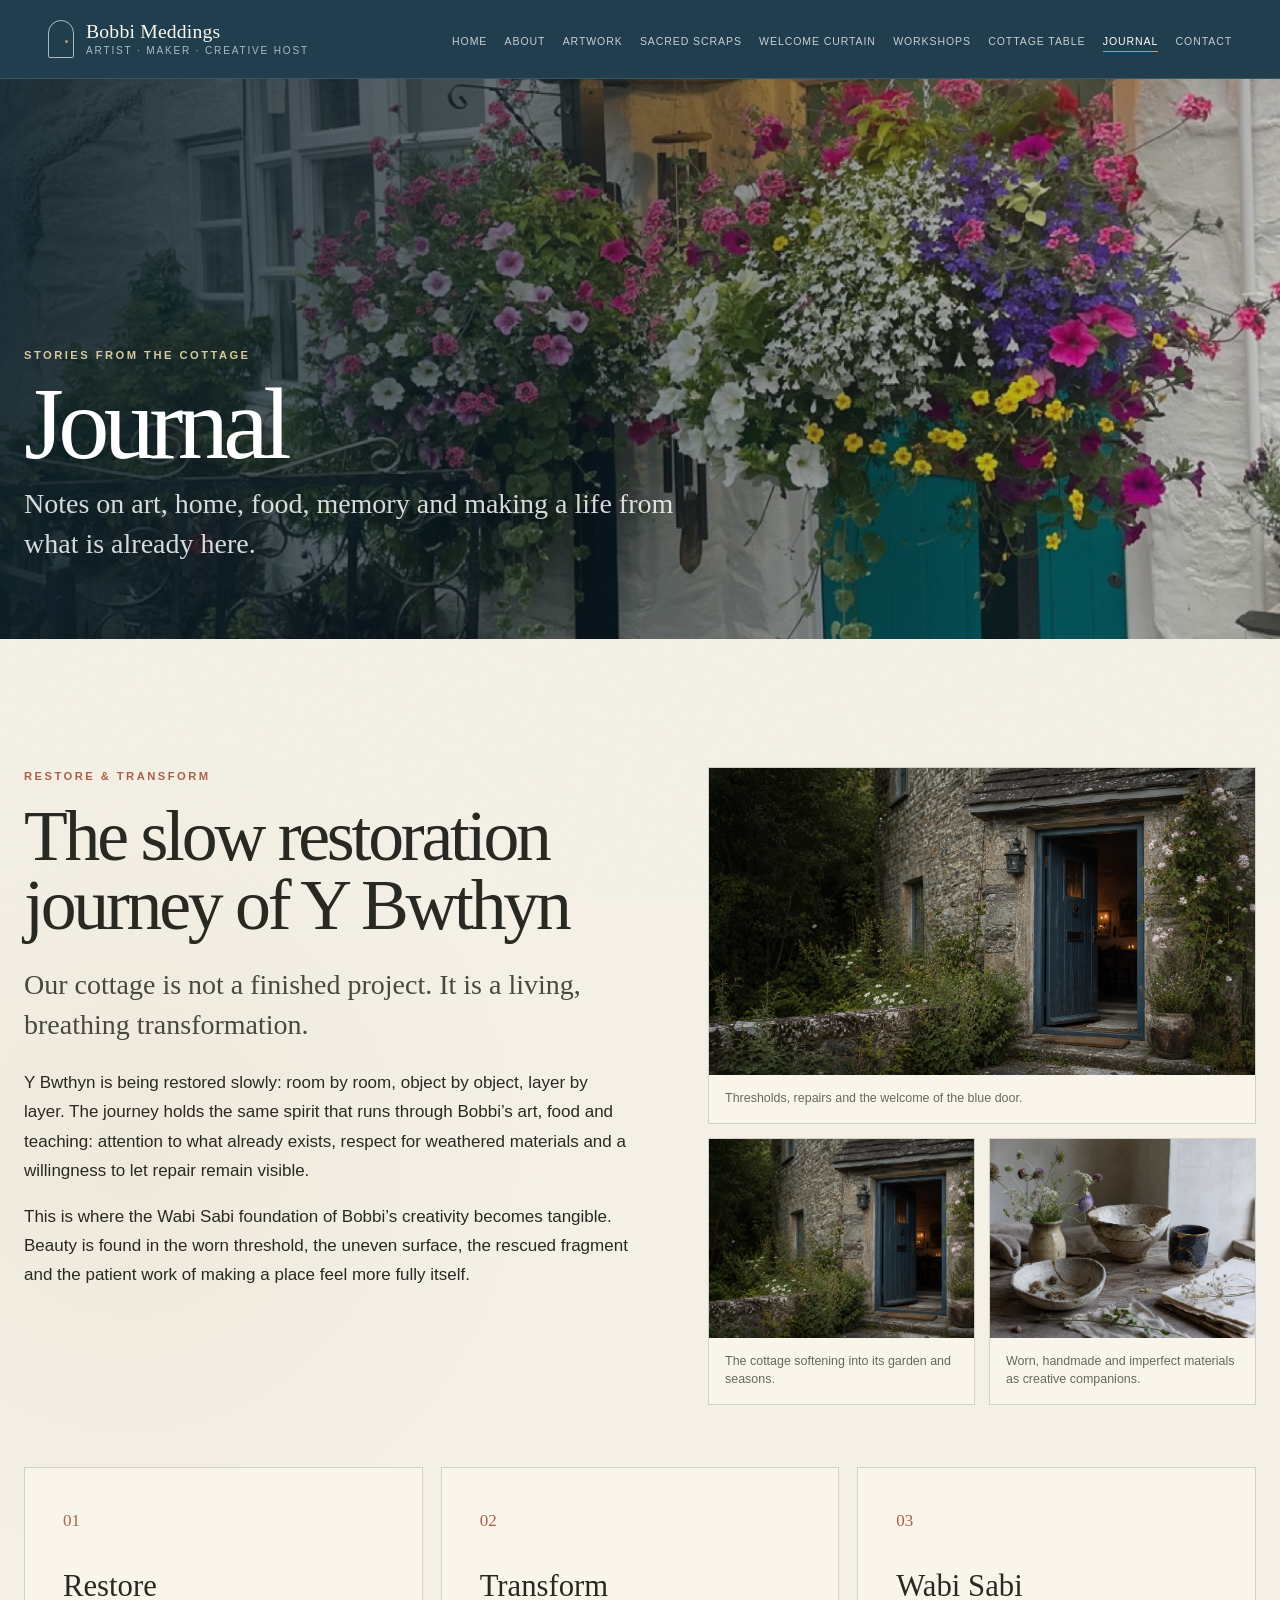
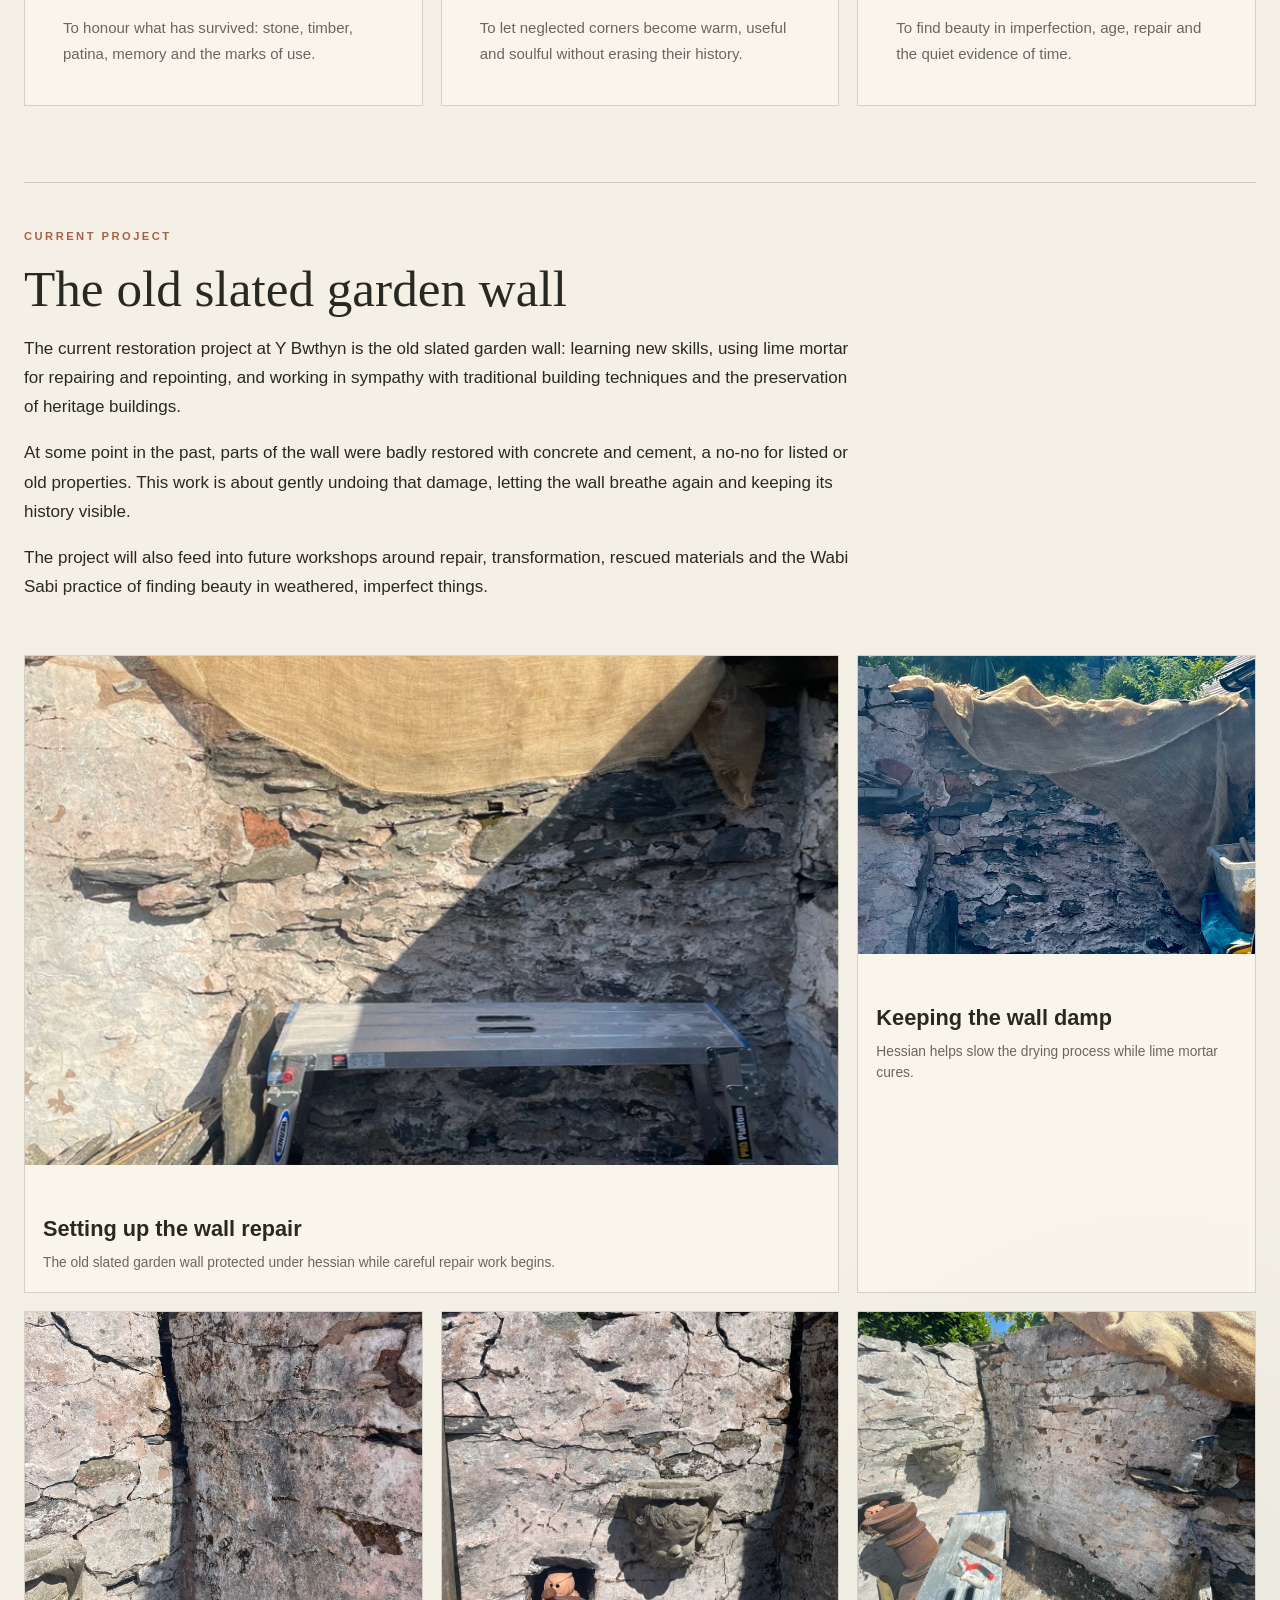
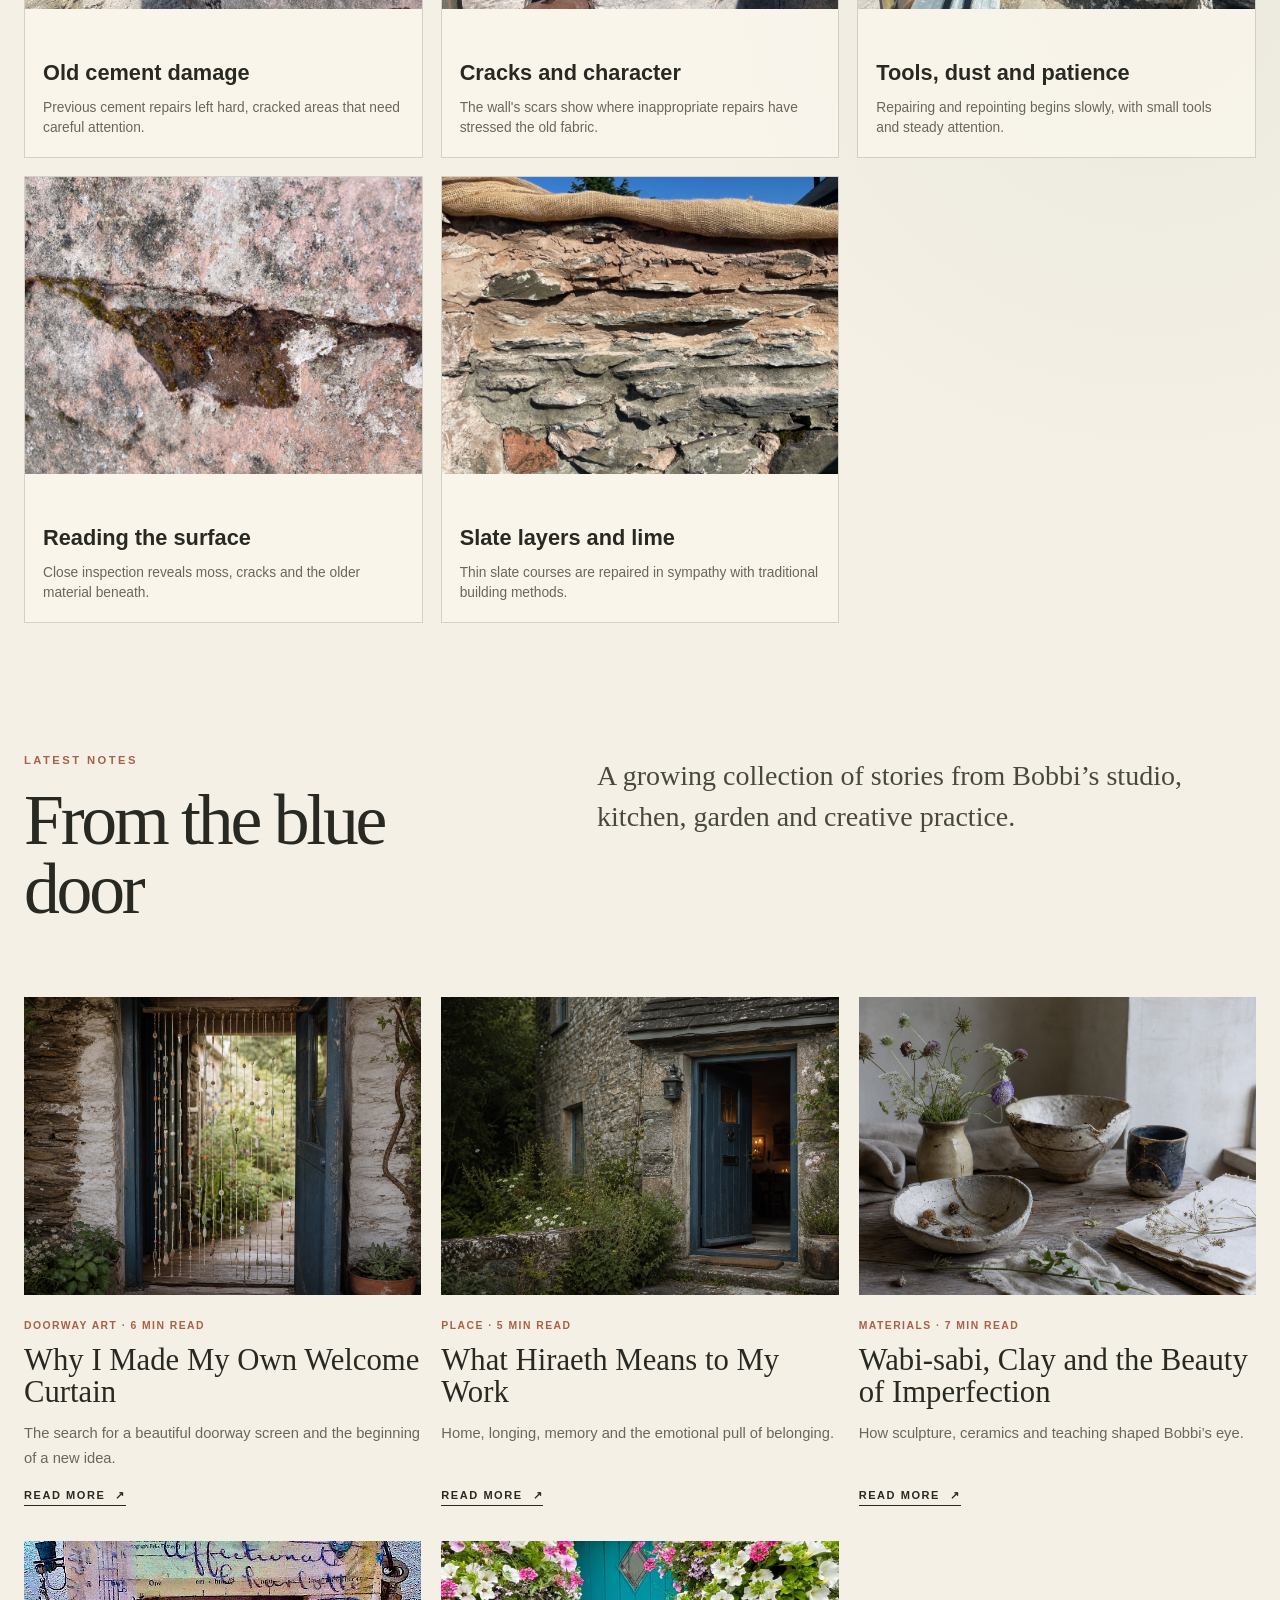
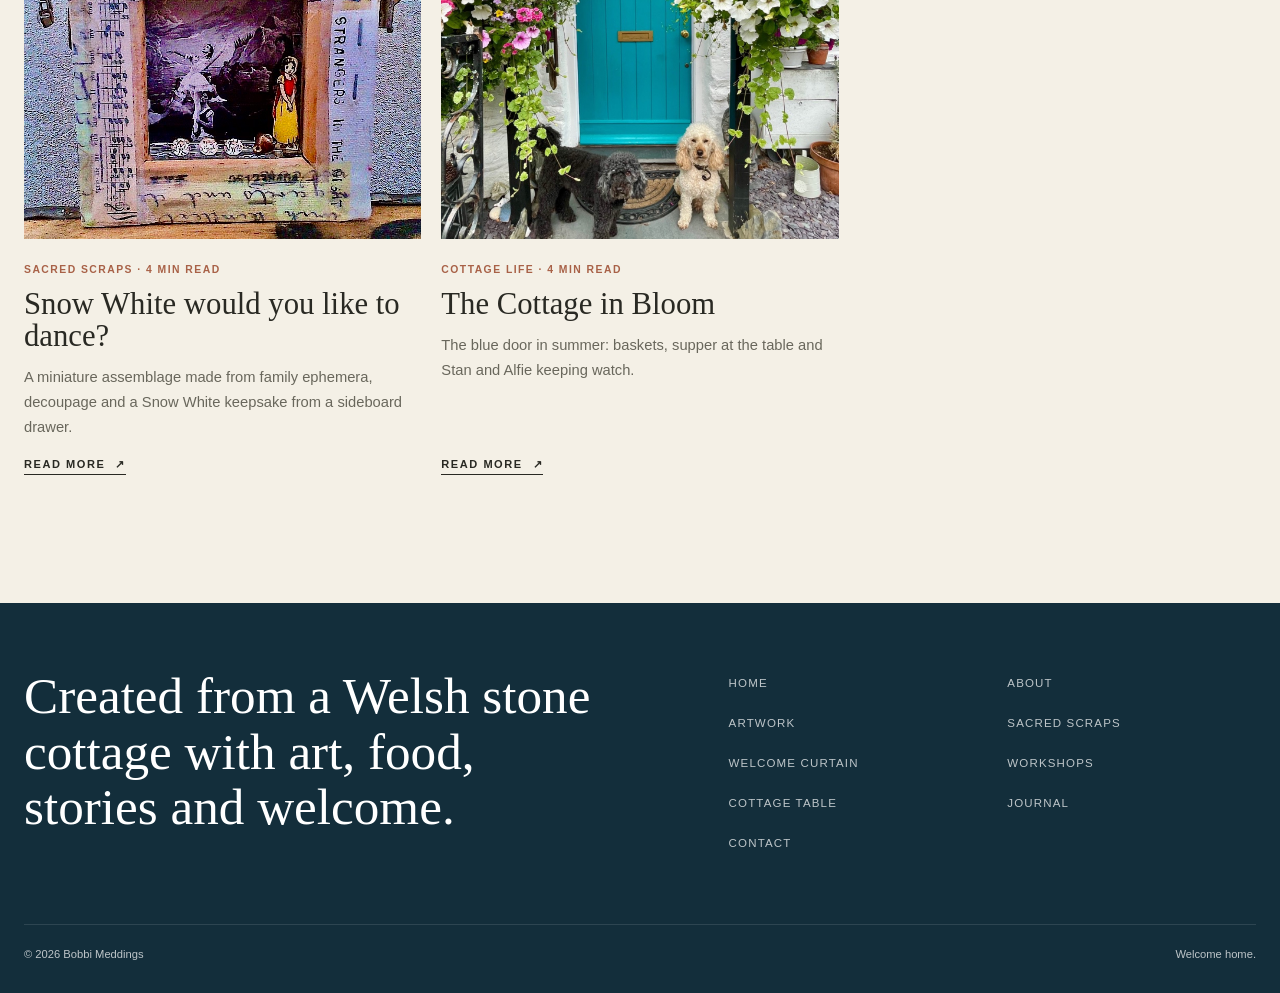
<file: journal.html>
<!doctype html>
<html lang="en">
  <head>
    <meta charset="utf-8">
    <meta name="viewport" content="width=device-width, initial-scale=1">
    <title>Journal | Bobbi Meddings</title>
    <meta name="description" content="Stories and notes on Hiraeth, Wabi Sabi, Sacred Scraps, doorway art, Welsh cottage restoration, food and making.">
    <meta property="og:title" content="Journal | Bobbi Meddings">
    <meta property="og:description" content="Notes from the cottage, studio and table.">
    <meta property="og:type" content="website">
    <meta property="og:image" content="assets/cottage-in-bloom-porch.jpg">
    <link rel="stylesheet" href="styles.css">
    <script src="script.js" defer></script>
  </head>
  <body>
    <a class="skip-link" href="#main">Skip to content</a>
    <header class="site-header"><div class="header-inner">
      <a class="brand" href="index.html" aria-label="Bobbi Meddings home"><span class="brand-mark" aria-hidden="true"></span><span class="brand-copy"><strong>Bobbi Meddings</strong><span>Artist · maker · creative host</span></span></a>
      <button class="menu-toggle" type="button" aria-expanded="false" aria-controls="site-nav" aria-label="Open navigation"><span></span></button>
      <nav class="site-nav" id="site-nav" aria-label="Primary navigation"><a href="index.html">Home</a><a href="about.html">About</a><a href="original-artwork.html">Artwork</a><a href="sacred-scraps.html">Sacred Scraps</a><a href="welcome-curtain.html">Welcome Curtain</a><a href="workshops.html">Workshops</a><a href="cottage-table.html">Cottage Table</a><a href="journal.html">Journal</a><a href="contact.html">Contact</a></nav>
    </div></header>
    <main id="main">
      <section class="page-hero cottage-bloom-hero" style="--hero-image: url('assets/cottage-in-bloom-porch.jpg');"><div class="page-hero-inner shell reveal"><p class="eyebrow light">Stories from the cottage</p><h1>Journal</h1><p class="lead">Notes on art, home, food, memory and making a life from what is already here.</p></div></section>
      <section class="section shell restore-section" id="restore-transform">
        <div class="restore-layout">
          <div class="restore-copy reveal">
            <p class="eyebrow">Restore &amp; Transform</p>
            <h2>The slow restoration journey of Y Bwthyn</h2>
            <p class="lead">Our cottage is not a finished project. It is a living, breathing transformation.</p>
            <p>Y Bwthyn is being restored slowly: room by room, object by object, layer by layer. The journey holds the same spirit that runs through Bobbi&rsquo;s art, food and teaching: attention to what already exists, respect for weathered materials and a willingness to let repair remain visible.</p>
            <p>This is where the Wabi Sabi foundation of Bobbi&rsquo;s creativity becomes tangible. Beauty is found in the worn threshold, the uneven surface, the rescued fragment and the patient work of making a place feel more fully itself.</p>
          </div>
          <div class="restore-photo-stack">
            <figure class="restore-photo reveal">
              <img src="assets/blue-door-welsh-cottage.jpg" alt="The blue door of Y Bwthyn, an old Welsh stone cottage, framed by whitewashed walls." loading="lazy">
              <figcaption>Thresholds, repairs and the welcome of the blue door.</figcaption>
            </figure>
            <figure class="restore-photo reveal">
              <img src="assets/wildflower-doorway.jpg" alt="A cottage doorway surrounded by wildflowers and weathered stone." loading="lazy">
              <figcaption>The cottage softening into its garden and seasons.</figcaption>
            </figure>
            <figure class="restore-photo reveal">
              <img src="assets/weathered-ceramics-and-wildflowers.jpg" alt="Weathered ceramics and wildflowers arranged as a quiet still life." loading="lazy">
              <figcaption>Worn, handmade and imperfect materials as creative companions.</figcaption>
            </figure>
          </div>
        </div>
        <div class="restore-principles">
          <article class="restore-principle reveal">
            <span>01</span>
            <h3>Restore</h3>
            <p>To honour what has survived: stone, timber, patina, memory and the marks of use.</p>
          </article>
          <article class="restore-principle reveal">
            <span>02</span>
            <h3>Transform</h3>
            <p>To let neglected corners become warm, useful and soulful without erasing their history.</p>
          </article>
          <article class="restore-principle reveal">
            <span>03</span>
            <h3>Wabi Sabi</h3>
            <p>To find beauty in imperfection, age, repair and the quiet evidence of time.</p>
          </article>
        </div>
        <div class="restore-project">
          <div class="restore-project-copy reveal">
            <p class="eyebrow">Current project</p>
            <h3>The old slated garden wall</h3>
            <p>The current restoration project at Y Bwthyn is the old slated garden wall: learning new skills, using lime mortar for repairing and repointing, and working in sympathy with traditional building techniques and the preservation of heritage buildings.</p>
            <p>At some point in the past, parts of the wall were badly restored with concrete and cement, a no-no for listed or old properties. This work is about gently undoing that damage, letting the wall breathe again and keeping its history visible.</p>
            <p>The project will also feed into future workshops around repair, transformation, rescued materials and the Wabi Sabi practice of finding beauty in weathered, imperfect things.</p>
          </div>
          <div class="restore-gallery">
            <figure class="restore-gallery-card wide reveal">
              <img src="assets/restore-transform/garden-wall-work-area.jpeg" alt="Old slated garden wall under hessian with a work platform below." loading="lazy">
              <figcaption>
                <h4>Setting up the wall repair</h4>
                <p>The old slated garden wall protected under hessian while careful repair work begins.</p>
              </figcaption>
            </figure>
            <figure class="restore-gallery-card reveal">
              <img src="assets/restore-transform/garden-wall-hessian-cover.jpeg" alt="Weathered slated garden wall partly covered with hessian in bright sun." loading="lazy">
              <figcaption>
                <h4>Keeping the wall damp</h4>
                <p>Hessian helps slow the drying process while lime mortar cures.</p>
              </figcaption>
            </figure>
            <figure class="restore-gallery-card reveal">
              <img src="assets/restore-transform/garden-wall-cement-repair-corner.jpeg" alt="Corner of an old stone and slate wall showing cracked cement repair." loading="lazy">
              <figcaption>
                <h4>Old cement damage</h4>
                <p>Previous cement repairs left hard, cracked areas that need careful attention.</p>
              </figcaption>
            </figure>
            <figure class="restore-gallery-card reveal">
              <img src="assets/restore-transform/garden-wall-cracked-planter-detail.jpeg" alt="Cracked wall surface with a small stone face planter below it." loading="lazy">
              <figcaption>
                <h4>Cracks and character</h4>
                <p>The wall's scars show where inappropriate repairs have stressed the old fabric.</p>
              </figcaption>
            </figure>
            <figure class="restore-gallery-card reveal">
              <img src="assets/restore-transform/garden-wall-tools-and-surface.jpeg" alt="Old garden wall with tools on a work platform and hessian over the top." loading="lazy">
              <figcaption>
                <h4>Tools, dust and patience</h4>
                <p>Repairing and repointing begins slowly, with small tools and steady attention.</p>
              </figcaption>
            </figure>
            <figure class="restore-gallery-card reveal">
              <img src="assets/restore-transform/garden-wall-mortar-texture-detail.jpeg" alt="Close-up of cracked old wall surface with moss and weathered mortar." loading="lazy">
              <figcaption>
                <h4>Reading the surface</h4>
                <p>Close inspection reveals moss, cracks and the older material beneath.</p>
              </figcaption>
            </figure>
            <figure class="restore-gallery-card reveal">
              <img src="assets/restore-transform/garden-wall-slate-layers-lime-mortar.jpeg" alt="Close-up of slate layers and repair mortar under hessian." loading="lazy">
              <figcaption>
                <h4>Slate layers and lime</h4>
                <p>Thin slate courses are repaired in sympathy with traditional building methods.</p>
              </figcaption>
            </figure>
          </div>
        </div>
      </section>
      <section class="section shell">
        <div class="intro-grid reveal"><div><p class="eyebrow">Latest notes</p><h2>From the blue door</h2></div><p class="lead">A growing collection of stories from Bobbi’s studio, kitchen, garden and creative practice.</p></div>
        <!-- Duplicate a journal-card article to add new posts. Change its image, title, excerpt and link. -->
        <div class="journal-grid">
          <article class="journal-card reveal"><a class="journal-card-image" href="welcome-curtain.html"><img src="assets/beaded-welcome-curtain-prototype.jpg" alt="Handcrafted beaded curtain in a blue cottage doorway."></a><p class="meta">Doorway art · 6 min read</p><h3>Why I Made My Own Welcome Curtain</h3><p>The search for a beautiful doorway screen and the beginning of a new idea.</p><a class="text-link" href="welcome-curtain.html">Read more</a></article>
          <article class="journal-card reveal"><a class="journal-card-image" href="about.html"><img src="assets/welsh-stone-cottage-porch.jpg" alt="Open blue door in an old Welsh stone cottage."></a><p class="meta">Place · 5 min read</p><h3>What Hiraeth Means to My Work</h3><p>Home, longing, memory and the emotional pull of belonging.</p><a class="text-link" href="about.html">Read more</a></article>
          <article class="journal-card reveal"><a class="journal-card-image" href="sacred-scraps.html"><img src="assets/weathered-ceramics-and-wildflowers.jpg" alt="Repaired handmade ceramics and wildflowers."></a><p class="meta">Materials · 7 min read</p><h3>Wabi-sabi, Clay and the Beauty of Imperfection</h3><p>How sculpture, ceramics and teaching shaped Bobbi’s eye.</p><a class="text-link" href="sacred-scraps.html">Read more</a></article>
          <article class="journal-card reveal"><a class="journal-card-image" href="sacred-scraps.html"><img src="assets/charlotte-letter-snow-white-assemblage.jpeg" alt="Miniature mixed-media assemblage using Charlotte's 1901 letter and a tiny Snow White figurine."></a><p class="meta">Sacred Scraps · 4 min read</p><h3>Snow White would you like to dance?</h3><p>A miniature assemblage made from family ephemera, decoupage and a Snow White keepsake from a sideboard drawer.</p><a class="text-link" href="sacred-scraps.html">Read more</a></article>
          <article class="journal-card reveal"><a class="journal-card-image focus-lower" href="cottage-in-bloom.html"><img src="assets/stan-alfie-cottage-door.jpg" alt="Stan and Alfie sitting beneath summer flowers at the blue cottage door."></a><p class="meta">Cottage life · 4 min read</p><h3>The Cottage in Bloom</h3><p>The blue door in summer: baskets, supper at the table and Stan and Alfie keeping watch.</p><a class="text-link" href="cottage-in-bloom.html">Read more</a></article>
        </div>
      </section>
    </main>
    <footer class="site-footer"><div class="shell footer-main"><p class="footer-title">Created from a Welsh stone cottage with art, food, stories and welcome.</p><nav class="footer-nav" aria-label="Footer navigation"><a href="index.html">Home</a><a href="about.html">About</a><a href="original-artwork.html">Artwork</a><a href="sacred-scraps.html">Sacred Scraps</a><a href="welcome-curtain.html">Welcome Curtain</a><a href="workshops.html">Workshops</a><a href="cottage-table.html">Cottage Table</a><a href="journal.html">Journal</a><a href="contact.html">Contact</a></nav></div><div class="shell footer-bottom"><span>© <span data-year></span> Bobbi Meddings</span><span>Welcome home.</span></div></footer>
  </body>
</html>
</file>
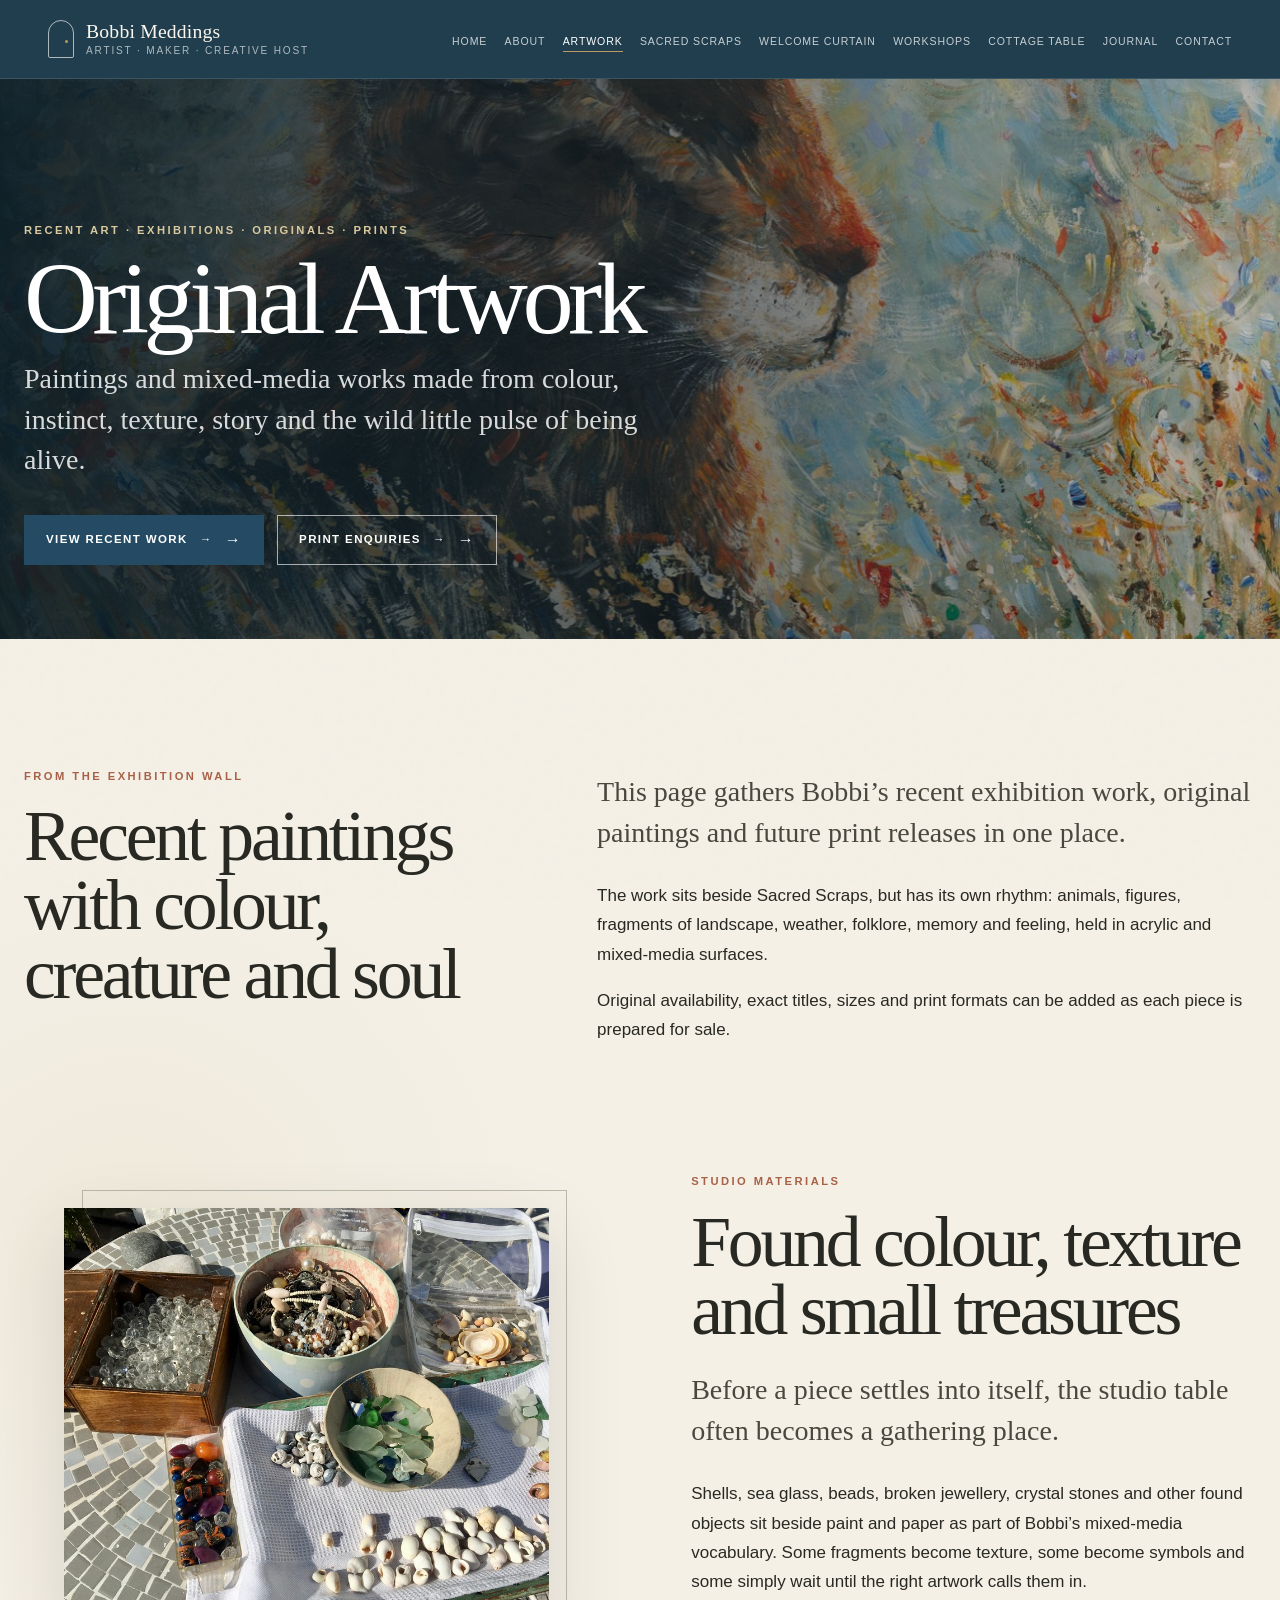
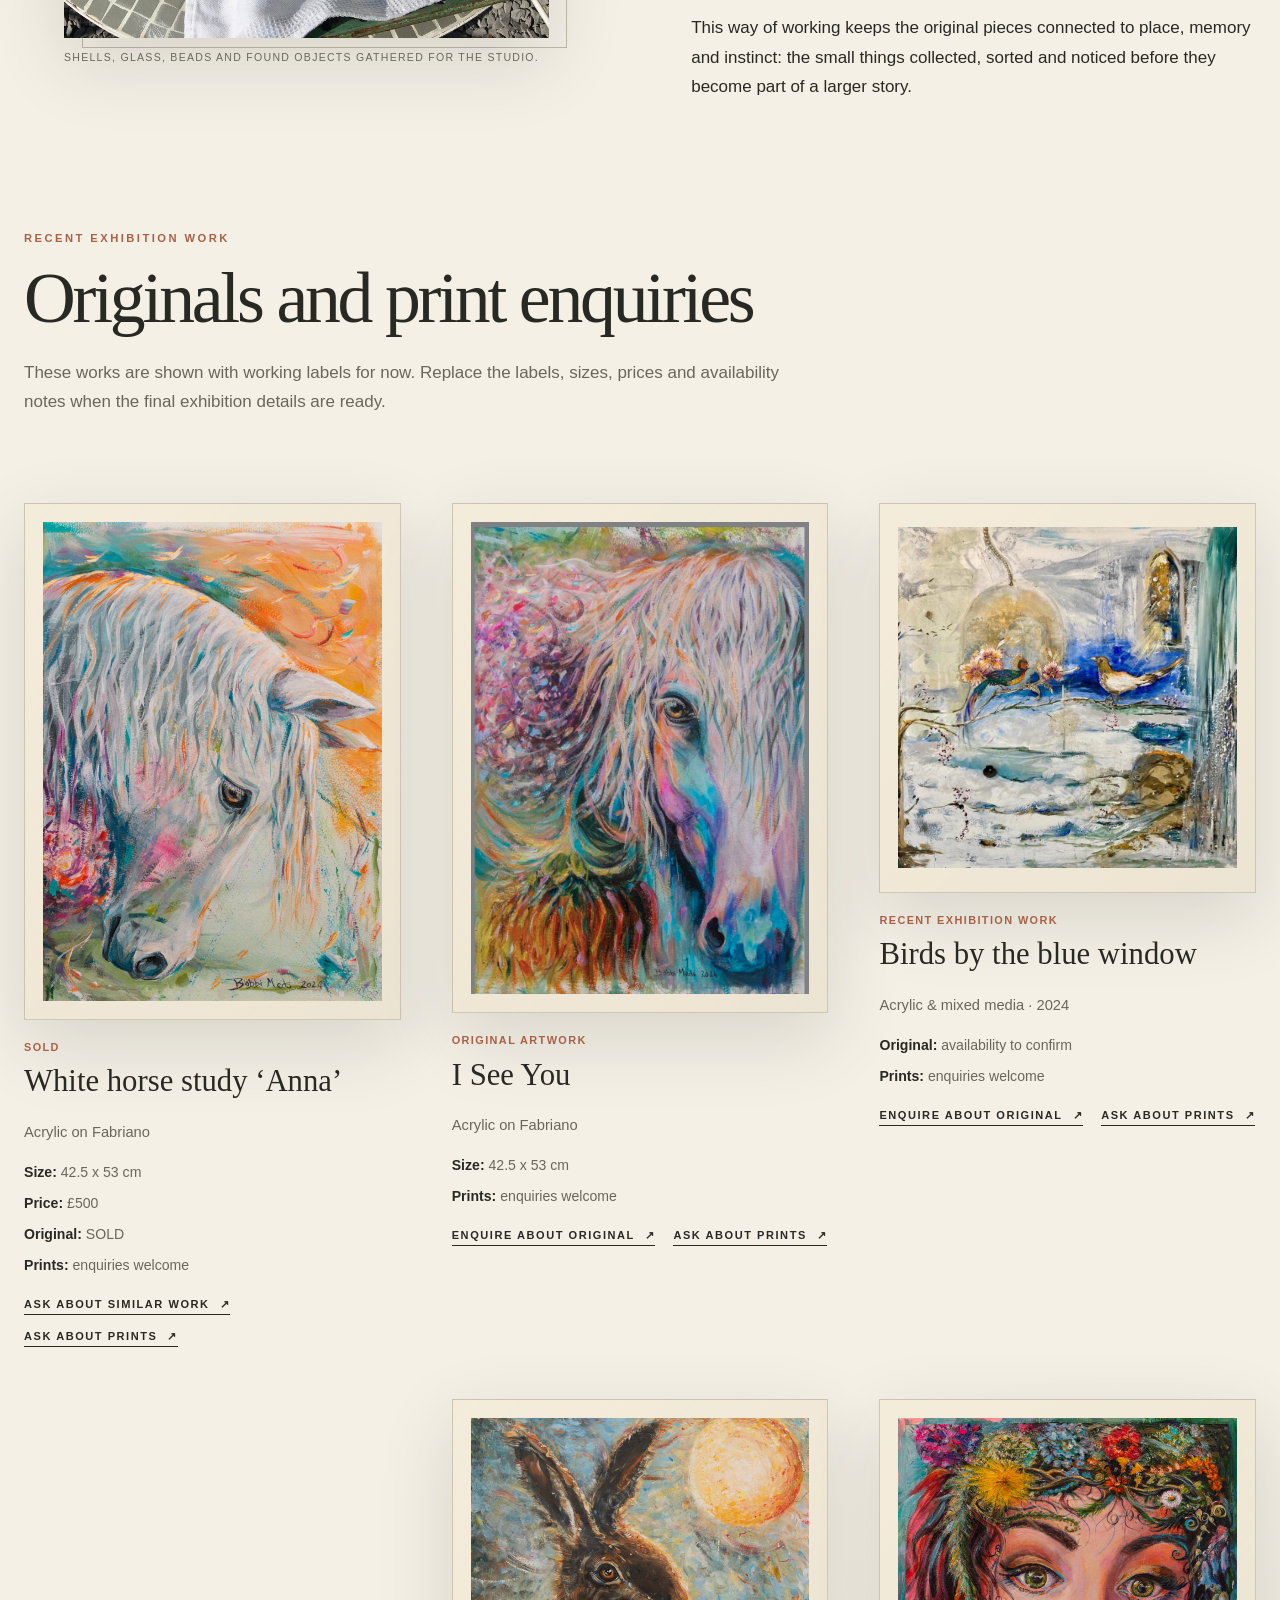
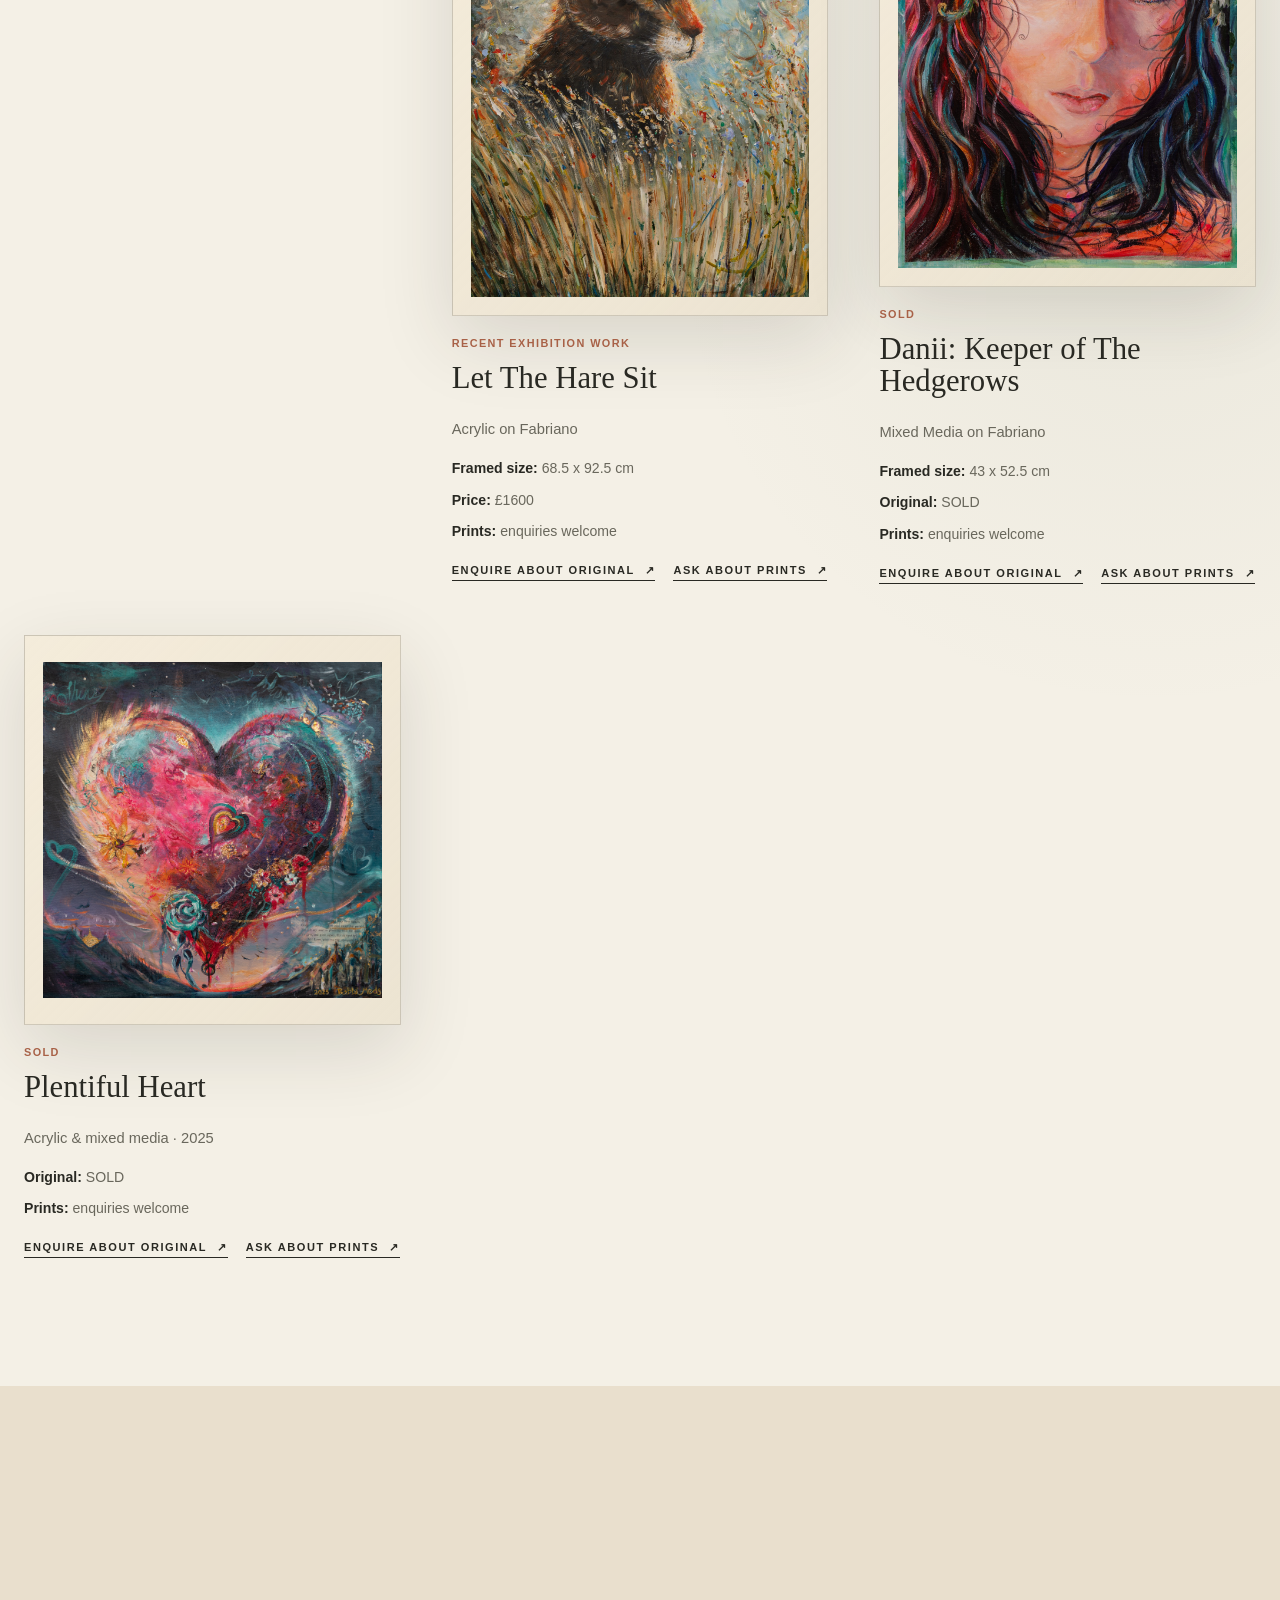
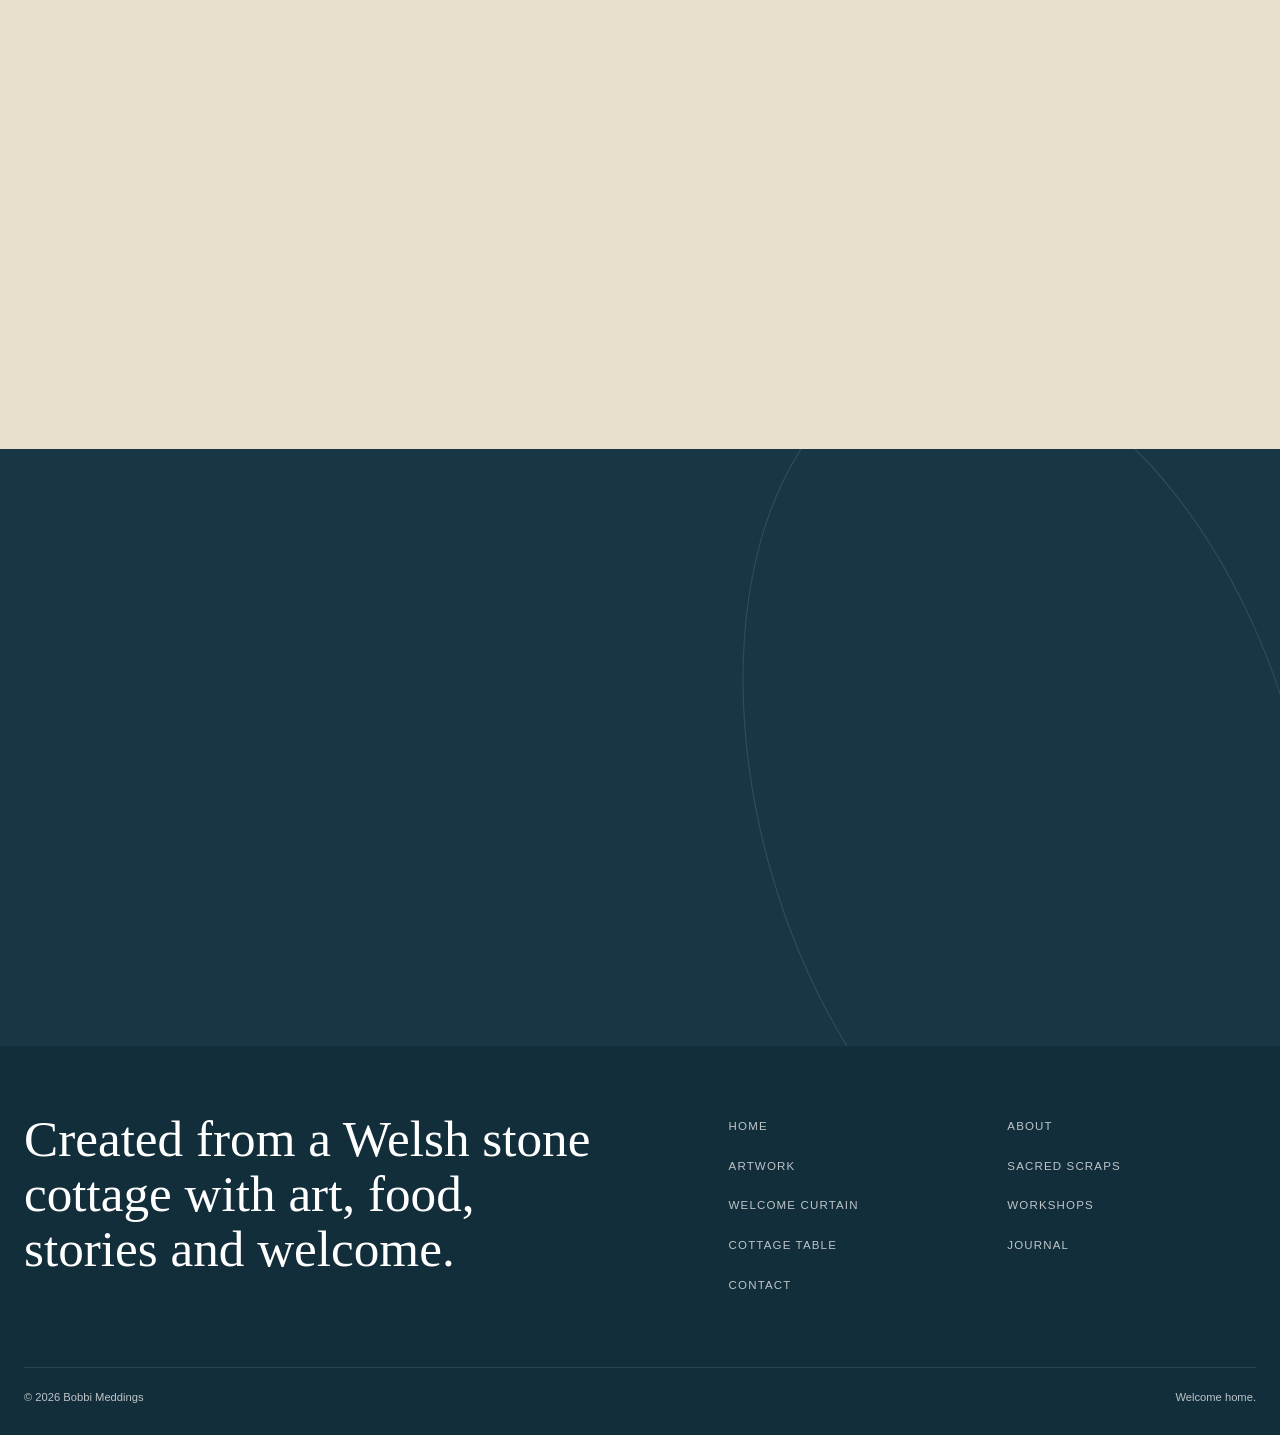
<file: original-artwork.html>
<!doctype html>
<html lang="en">
  <head>
    <meta charset="utf-8">
    <meta name="viewport" content="width=device-width, initial-scale=1">
    <title>Original Artwork, Exhibitions &amp; Prints | Bobbi Meddings</title>
    <meta name="description" content="Recent exhibition work, original paintings, mixed-media artwork and print enquiries from artist Bobbi Meddings.">
    <meta property="og:title" content="Original Artwork, Exhibitions &amp; Prints | Bobbi Meddings">
    <meta property="og:description" content="Recent paintings and mixed-media works from Bobbi Meddings’ studio, with original artwork and print enquiries.">
    <meta property="og:type" content="website">
    <meta property="og:image" content="assets/recent-art-hare-sunlight.jpeg">
    <link rel="stylesheet" href="styles.css">
    <script src="script.js" defer></script>
  </head>
  <body>
    <a class="skip-link" href="#main">Skip to content</a>
    <header class="site-header"><div class="header-inner">
      <a class="brand" href="index.html" aria-label="Bobbi Meddings home"><span class="brand-mark" aria-hidden="true"></span><span class="brand-copy"><strong>Bobbi Meddings</strong><span>Artist · maker · creative host</span></span></a>
      <button class="menu-toggle" type="button" aria-expanded="false" aria-controls="site-nav" aria-label="Open navigation"><span></span></button>
      <nav class="site-nav" id="site-nav" aria-label="Primary navigation"><a href="index.html">Home</a><a href="about.html">About</a><a href="original-artwork.html">Artwork</a><a href="sacred-scraps.html">Sacred Scraps</a><a href="welcome-curtain.html">Welcome Curtain</a><a href="workshops.html">Workshops</a><a href="cottage-table.html">Cottage Table</a><a href="journal.html">Journal</a><a href="contact.html">Contact</a></nav>
    </div></header>

    <main id="main">
      <section class="page-hero" style="--hero-image: url('assets/recent-art-hare-sunlight.jpeg');">
        <div class="page-hero-inner shell reveal">
          <p class="eyebrow light">Recent art · exhibitions · originals · prints</p>
          <h1>Original Artwork</h1>
          <p class="lead">Paintings and mixed-media works made from colour, instinct, texture, story and the wild little pulse of being alive.</p>
          <div class="button-row">
            <a class="button" href="#recent-work">View recent work <span aria-hidden="true">→</span></a>
            <a class="button secondary" href="#prints">Print enquiries <span aria-hidden="true">→</span></a>
          </div>
        </div>
      </section>

      <section class="section shell">
        <div class="intro-grid reveal">
          <div><p class="eyebrow">From the exhibition wall</p><h2>Recent paintings with colour, creature and soul</h2></div>
          <div class="prose">
            <p class="lead">This page gathers Bobbi’s recent exhibition work, original paintings and future print releases in one place.</p>
            <p>The work sits beside Sacred Scraps, but has its own rhythm: animals, figures, fragments of landscape, weather, folklore, memory and feeling, held in acrylic and mixed-media surfaces.</p>
            <p>Original availability, exact titles, sizes and print formats can be added as each piece is prepared for sale.</p>
          </div>
        </div>
      </section>

      <section class="section shell studio-materials-feature">
        <div class="split reverse">
          <div class="prose reveal">
            <p class="eyebrow">Studio materials</p>
            <h2>Found colour, texture and small treasures</h2>
            <p class="lead">Before a piece settles into itself, the studio table often becomes a gathering place.</p>
            <p>Shells, sea glass, beads, broken jewellery, crystal stones and other found objects sit beside paint and paper as part of Bobbi&rsquo;s mixed-media vocabulary. Some fragments become texture, some become symbols and some simply wait until the right artwork calls them in.</p>
            <p>This way of working keeps the original pieces connected to place, memory and instinct: the small things collected, sorted and noticed before they become part of a larger story.</p>
          </div>
          <figure class="split-media reveal">
            <img src="assets/original-artwork-found-materials-table.jpeg" alt="A studio table arranged with shells, sea glass, beads, discarded jewellery and crystal stones for mixed-media artwork." loading="lazy">
            <figcaption class="caption">Shells, glass, beads and found objects gathered for the studio.</figcaption>
          </figure>
        </div>
      </section>

      <section class="section shell artwork-section" id="recent-work">
        <div class="section-heading reveal">
          <p class="eyebrow">Recent exhibition work</p>
          <h2>Originals and print enquiries</h2>
          <p>These works are shown with working labels for now. Replace the labels, sizes, prices and availability notes when the final exhibition details are ready.</p>
        </div>

        <div class="artwork-grid">
          <article class="artwork-card reveal">
            <div class="artwork-frame">
              <img src="assets/recent-art-white-horse.jpeg" alt="Recent exhibition painting by Bobbi Meddings showing a white horse with expressive pastel colour and movement." loading="lazy">
            </div>
            <div class="artwork-meta">
              <span class="status">Sold</span>
              <h3>White horse study &lsquo;Anna&rsquo;</h3>
              <p>Acrylic on Fabriano</p>
              <ul class="artwork-details">
                <li><strong>Size:</strong> 42.5 x 53 cm</li>
                <li><strong>Price:</strong> &pound;500</li>
                <li><strong>Original:</strong> SOLD</li>
                <li><strong>Prints:</strong> enquiries welcome</li>
              </ul>
              <div class="artwork-actions">
                <a class="text-link" href="contact.html">Ask about similar work</a>
                <a class="text-link" href="contact.html">Ask about prints</a>
              </div>
            </div>
          </article>

          <article class="artwork-card reveal">
            <div class="artwork-frame">
              <img src="assets/recent-art-i-see-you.jpg" alt="I See You, an acrylic painting on Fabriano by Bobbi Meddings showing a close white horse portrait with expressive colour and texture." loading="lazy">
            </div>
            <div class="artwork-meta">
              <span class="status">Original artwork</span>
              <h3>I See You</h3>
              <p>Acrylic on Fabriano</p>
              <ul class="artwork-details">
                <li><strong>Size:</strong> 42.5 x 53 cm</li>
                <li><strong>Prints:</strong> enquiries welcome</li>
              </ul>
              <div class="artwork-actions">
                <a class="text-link" href="contact.html">Enquire about original</a>
                <a class="text-link" href="contact.html">Ask about prints</a>
              </div>
            </div>
          </article>

          <article class="artwork-card reveal">
            <div class="artwork-frame">
              <img src="assets/recent-art-birds-blue-window.jpeg" alt="Recent exhibition painting by Bobbi Meddings with two birds, blossom, a blue window and layered mixed-media texture." loading="lazy">
            </div>
            <div class="artwork-meta">
              <span class="status">Recent exhibition work</span>
              <!-- Replace this working label with the exact artwork title, size and sale status. -->
              <h3>Birds by the blue window</h3>
              <p>Acrylic &amp; mixed media · 2024</p>
              <ul class="artwork-details">
                <li><strong>Original:</strong> availability to confirm</li>
                <li><strong>Prints:</strong> enquiries welcome</li>
              </ul>
              <div class="artwork-actions">
                <a class="text-link" href="contact.html">Enquire about original</a>
                <a class="text-link" href="contact.html">Ask about prints</a>
              </div>
            </div>
          </article>

          <article class="artwork-card reveal">
            <div class="artwork-frame">
              <img src="assets/recent-art-sea-woman.jpeg" alt="Recent exhibition painting by Bobbi Meddings showing a windblown figure beside a vivid sea and pink-orange sky." loading="lazy">
            </div>
            <div class="artwork-meta">
              <span class="status">Sold</span>
              <h3>Magnificence</h3>
              <p>Mixed Media on Canvas</p>
              <ul class="artwork-details">
                <li><strong>Size:</strong> 25 x 25 cm</li>
                <li><strong>Original:</strong> SOLD</li>
                <li><strong>Prints:</strong> enquiries welcome</li>
              </ul>
              <div class="artwork-actions">
                <a class="text-link" href="contact.html">Enquire about original</a>
                <a class="text-link" href="contact.html">Ask about prints</a>
              </div>
            </div>
          </article>

          <article class="artwork-card reveal">
            <div class="artwork-frame">
              <img src="assets/recent-art-hare-sunlight.jpeg" alt="Recent exhibition painting by Bobbi Meddings showing a hare in a meadow beneath a glowing sun." loading="lazy">
            </div>
            <div class="artwork-meta">
              <span class="status">Recent exhibition work</span>
              <h3>Let The Hare Sit</h3>
              <p>Acrylic on Fabriano</p>
              <ul class="artwork-details">
                <li><strong>Framed size:</strong> 68.5 x 92.5 cm</li>
                <li><strong>Price:</strong> &pound;1600</li>
                <li><strong>Prints:</strong> enquiries welcome</li>
              </ul>
              <div class="artwork-actions">
                <a class="text-link" href="contact.html">Enquire about original</a>
                <a class="text-link" href="contact.html">Ask about prints</a>
              </div>
            </div>
          </article>

          <article class="artwork-card reveal">
            <div class="artwork-frame">
              <img src="assets/recent-art-flower-crowned-portrait.jpeg" alt="Recent exhibition portrait painting by Bobbi Meddings of a figure with a flower crown and vivid layered colour." loading="lazy">
            </div>
            <div class="artwork-meta">
              <span class="status">Sold</span>
              <h3>Danii: Keeper of The Hedgerows</h3>
              <p>Mixed Media on Fabriano</p>
              <ul class="artwork-details">
                <li><strong>Framed size:</strong> 43 x 52.5 cm</li>
                <li><strong>Original:</strong> SOLD</li>
                <li><strong>Prints:</strong> enquiries welcome</li>
              </ul>
              <div class="artwork-actions">
                <a class="text-link" href="contact.html">Enquire about original</a>
                <a class="text-link" href="contact.html">Ask about prints</a>
              </div>
            </div>
          </article>

          <article class="artwork-card reveal">
            <div class="artwork-frame">
              <img src="assets/sacred-scraps-heart-artwork.jpeg" alt="Plentiful Heart, an acrylic and mixed-media heart painting by Bobbi Meddings." loading="lazy">
            </div>
            <div class="artwork-meta">
              <span class="status">Sold</span>
              <h3>Plentiful Heart</h3>
              <p>Acrylic &amp; mixed media · 2025</p>
              <ul class="artwork-details">
                <li><strong>Original:</strong> SOLD</li>
                <li><strong>Prints:</strong> enquiries welcome</li>
              </ul>
              <div class="artwork-actions">
                <a class="text-link" href="contact.html">Enquire about original</a>
                <a class="text-link" href="contact.html">Ask about prints</a>
              </div>
            </div>
          </article>
        </div>
      </section>

      <section class="section compact philosophy" id="prints">
        <div class="shell newsletter-panel reveal print-panel">
          <div>
            <p class="eyebrow">Prints</p>
            <h2>Prints are being prepared</h2>
            <p>Bobbi will be able to offer selected works as prints. For now, this is a print-interest placeholder so collectors can ask about favourite pieces while sizes, papers and pricing are being finalised.</p>
          </div>
          <!-- Connect this placeholder form to a print shop, mailing-list tag or enquiry workflow later. -->
          <form class="form" data-form="Print interest"><input type="text" name="_honey" tabindex="-1" autocomplete="off" aria-hidden="true" style="position:absolute;left:-9999px">
            <div class="field"><label for="print-email">Email address</label><input id="print-email" name="email" type="email" autocomplete="email" required></div>
            <div class="field"><label for="print-piece">Artwork you are interested in</label><input id="print-piece" name="artwork" type="text" placeholder="e.g. Let The Hare Sit"></div>
            <button class="button" type="submit">Register print interest</button>
            <p class="form-status" aria-live="polite"></p>
          </form>
        </div>
      </section>

      <section class="deep-cta">
        <div class="shell cta-inner reveal">
          <p class="eyebrow light">Interested in a piece?</p>
          <h2>Ask about originals, exhibitions or prints</h2>
          <p>For availability, commissions, exhibition enquiries or future print releases, send a note and Bobbi can respond personally.</p>
          <div class="button-row"><a class="button secondary" href="contact.html">Contact Bobbi</a></div>
        </div>
      </section>
    </main>

    <footer class="site-footer"><div class="shell footer-main"><p class="footer-title">Created from a Welsh stone cottage with art, food, stories and welcome.</p><nav class="footer-nav" aria-label="Footer navigation"><a href="index.html">Home</a><a href="about.html">About</a><a href="original-artwork.html">Artwork</a><a href="sacred-scraps.html">Sacred Scraps</a><a href="welcome-curtain.html">Welcome Curtain</a><a href="workshops.html">Workshops</a><a href="cottage-table.html">Cottage Table</a><a href="journal.html">Journal</a><a href="contact.html">Contact</a></nav></div><div class="shell footer-bottom"><span>© <span data-year></span> Bobbi Meddings</span><span>Welcome home.</span></div></footer>
  </body>
</html>
</file>
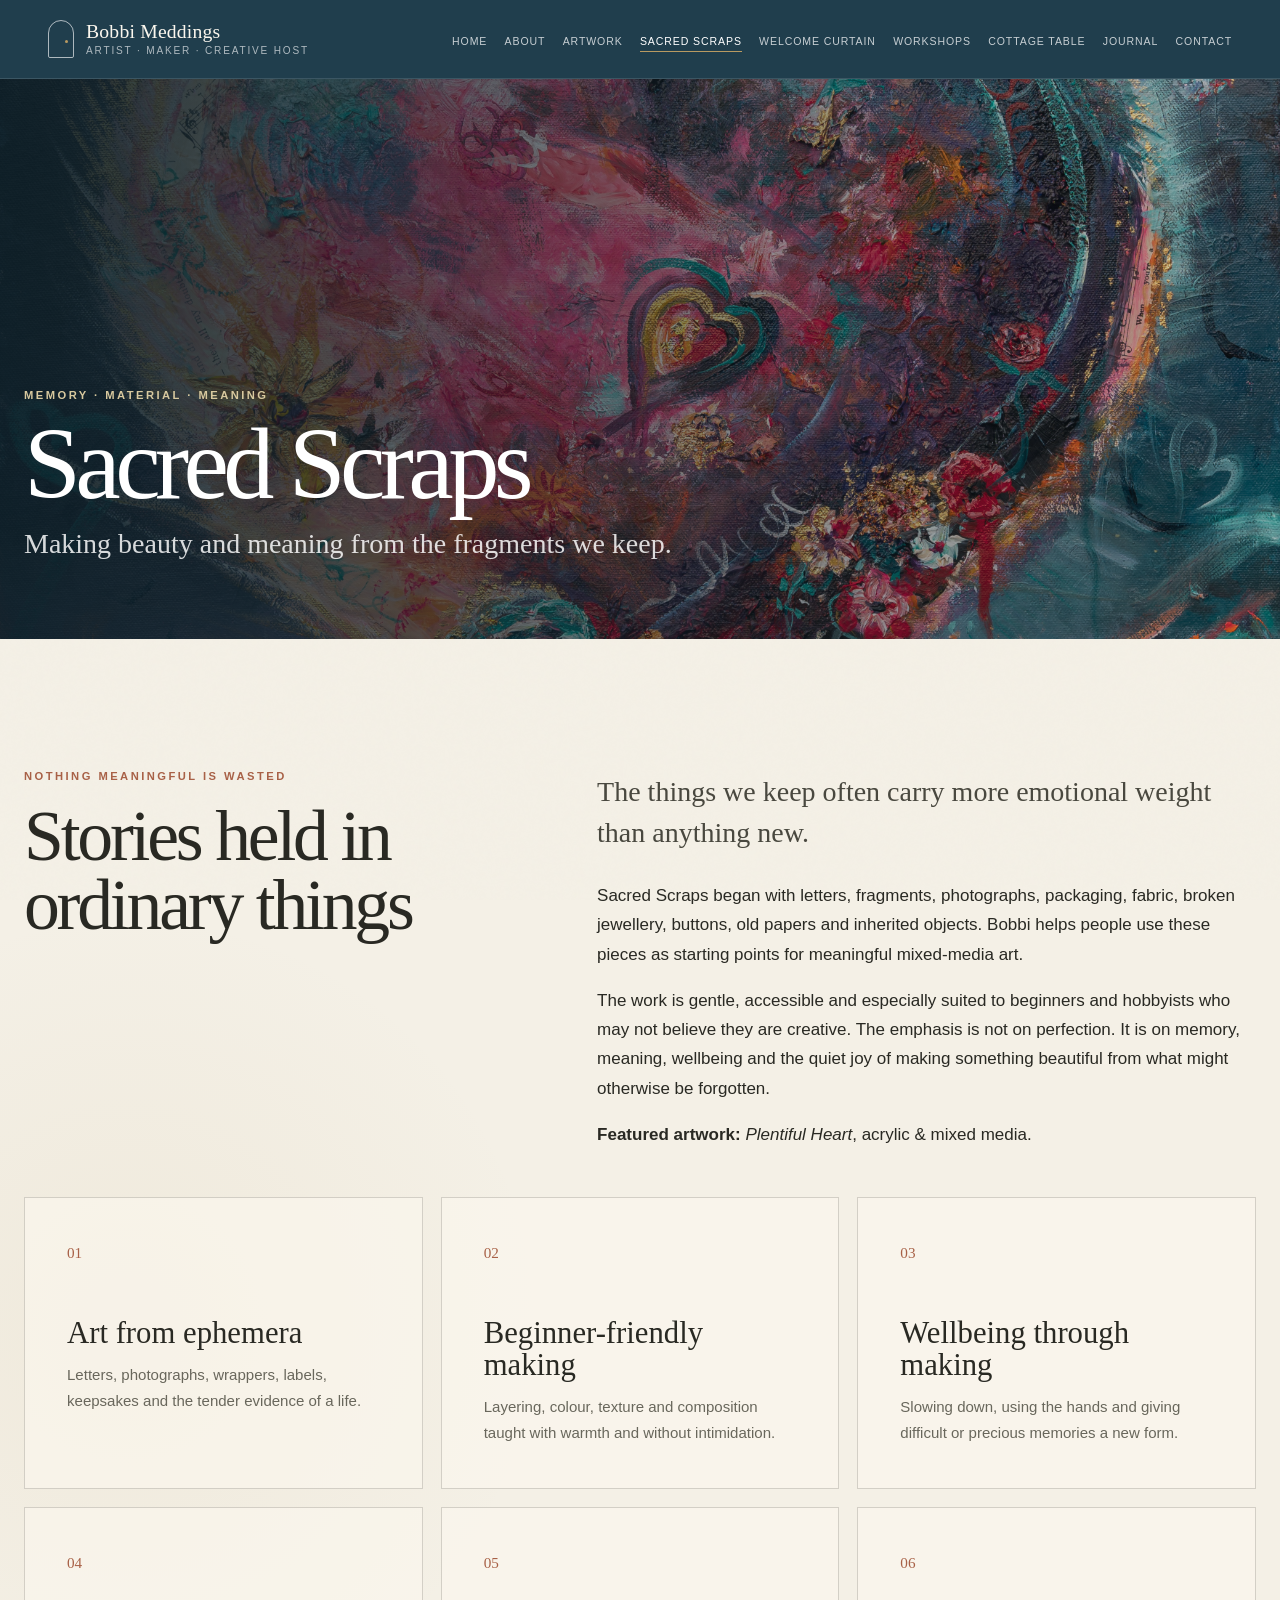
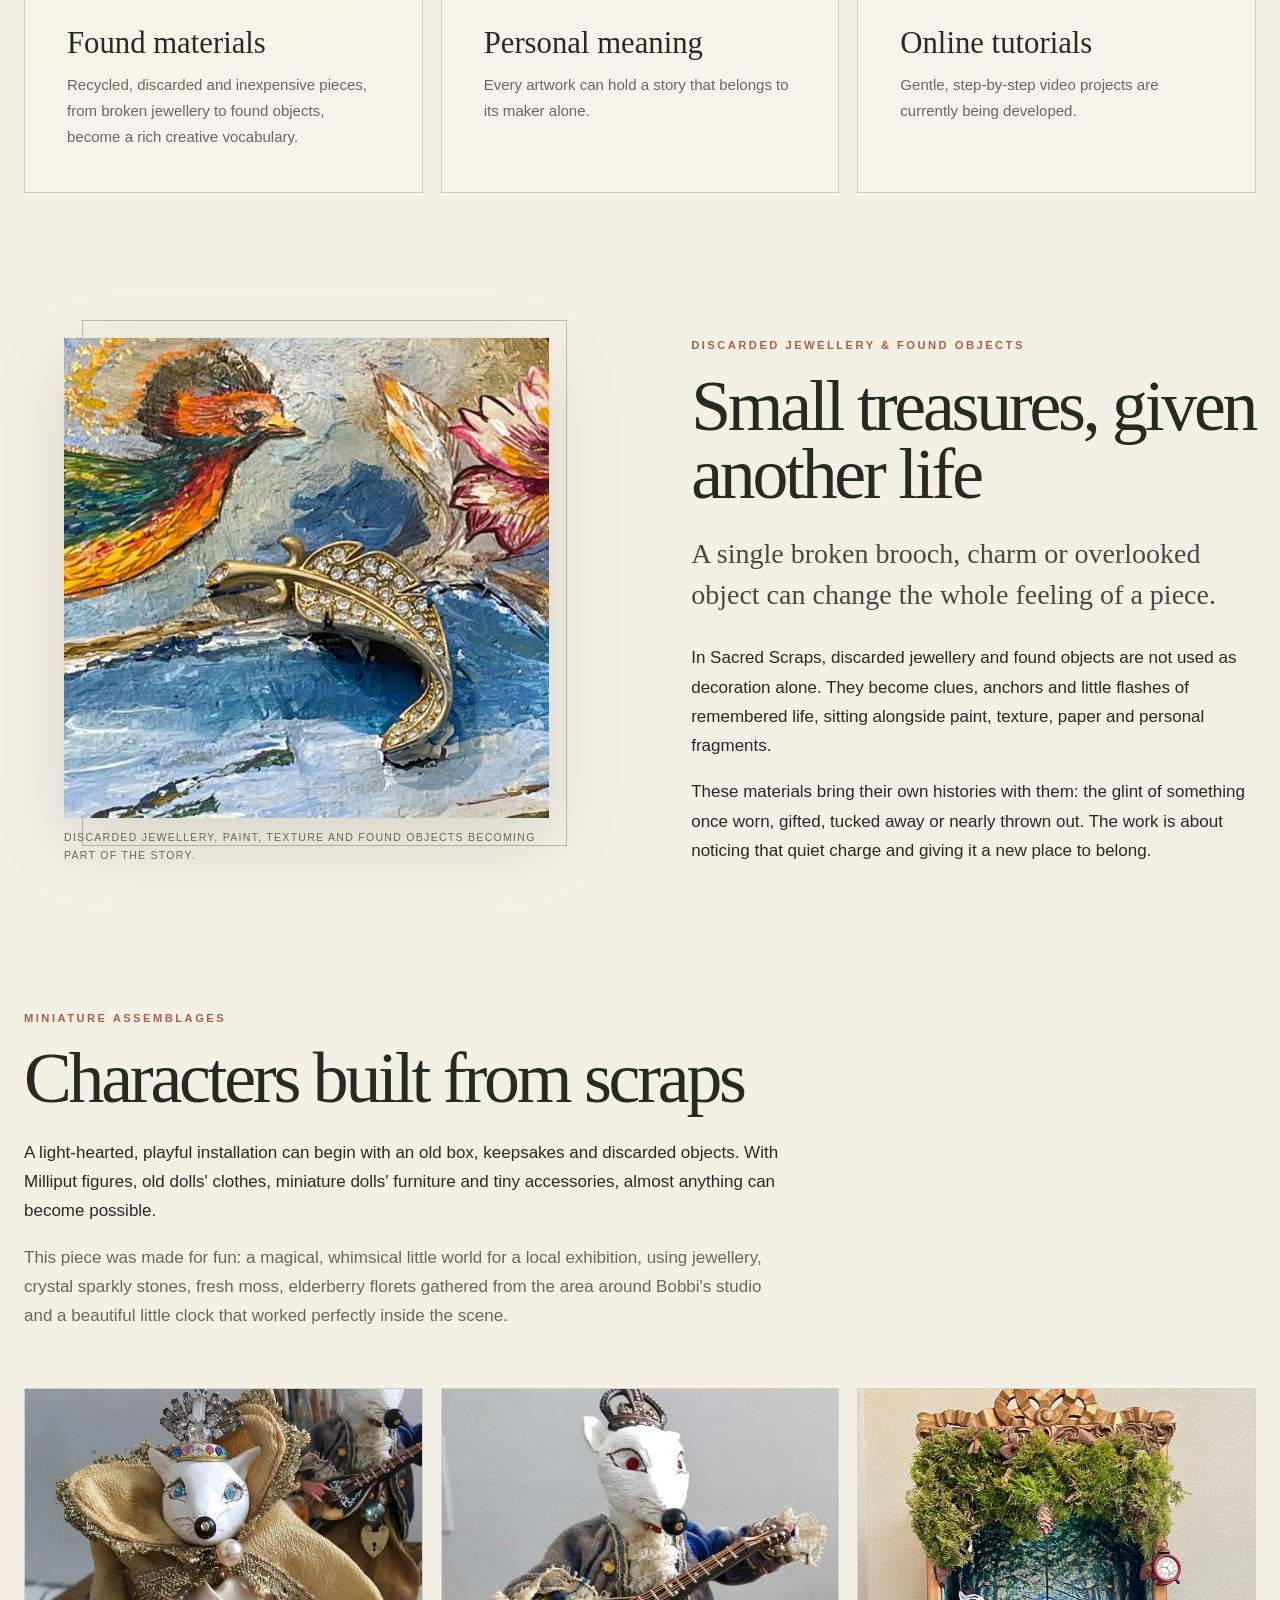
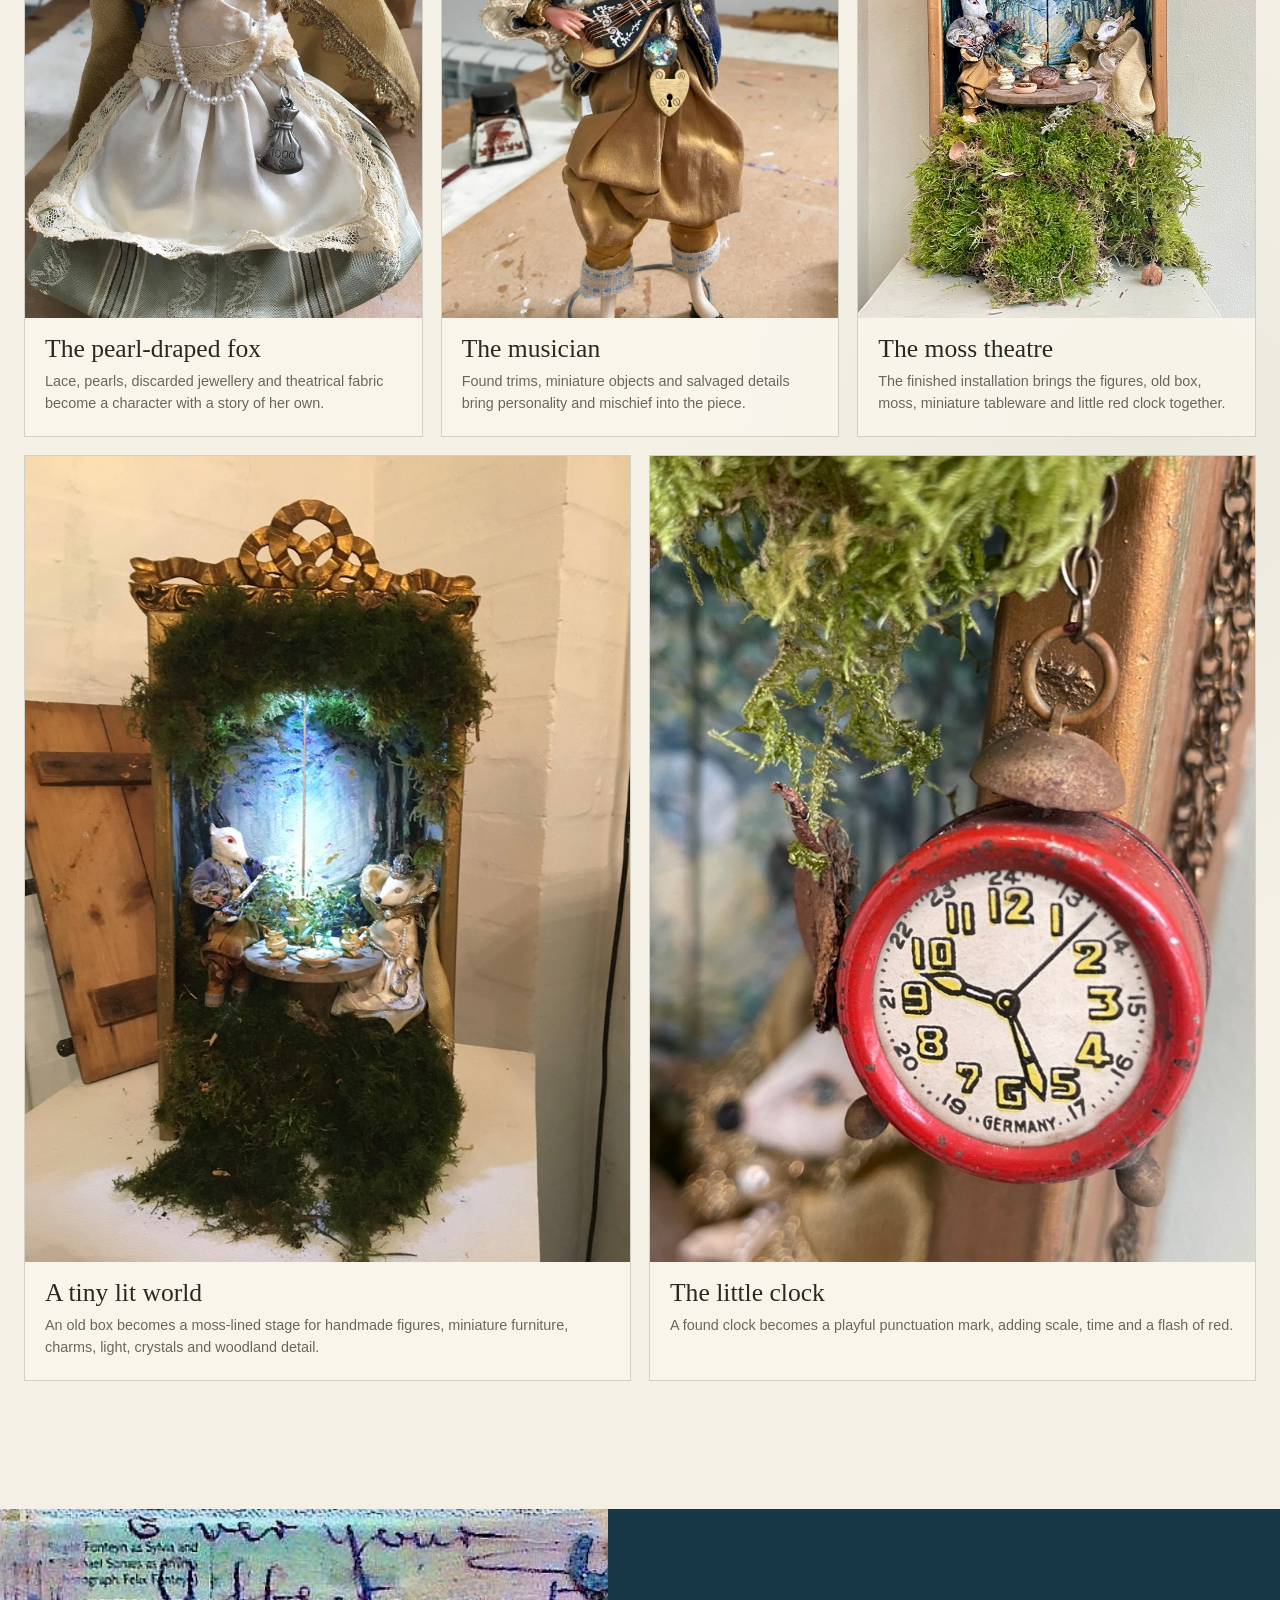
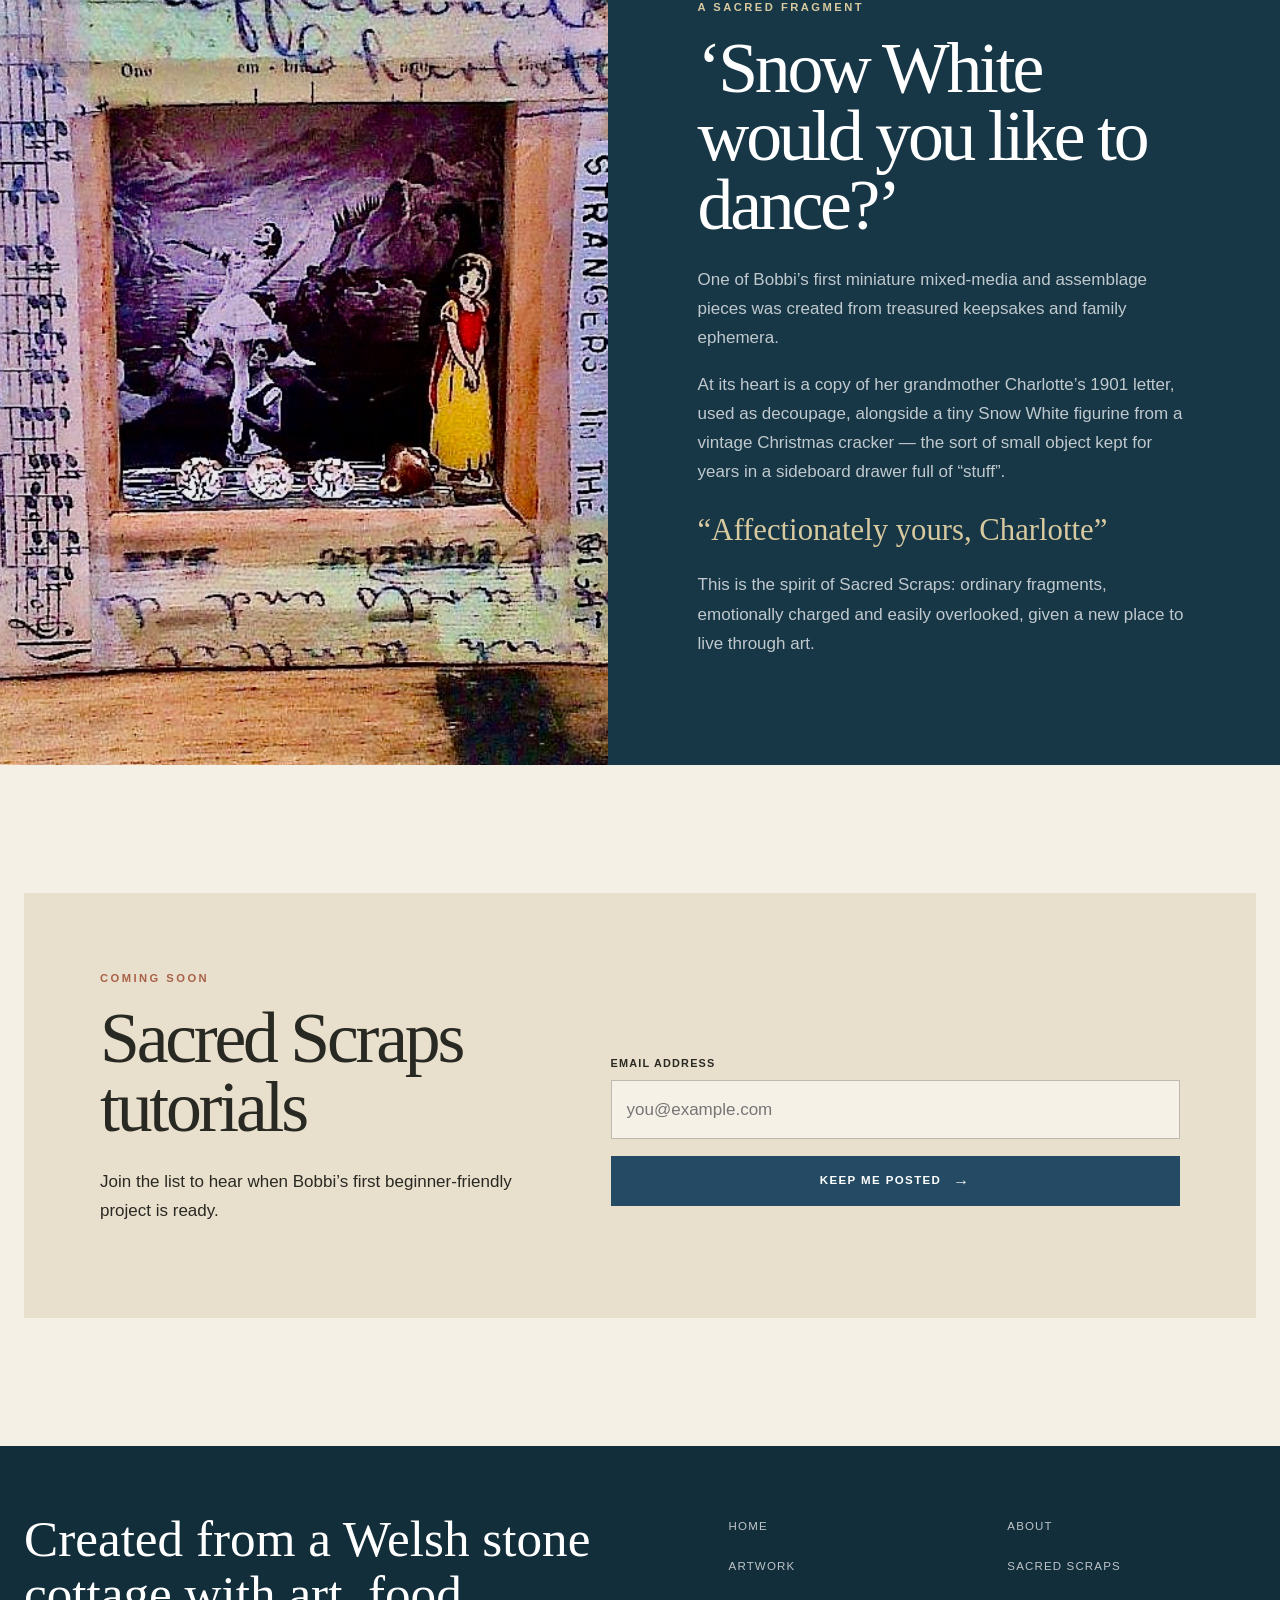
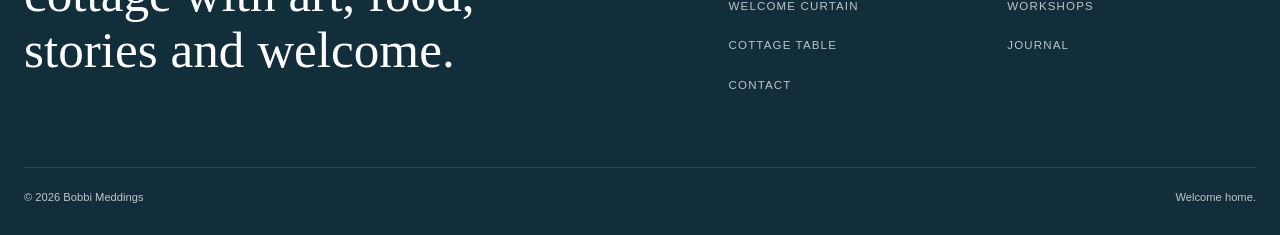
<file: sacred-scraps.html>
<!doctype html>
<html lang="en">
  <head>
    <meta charset="utf-8">
    <meta name="viewport" content="width=device-width, initial-scale=1">
    <title>Sacred Scraps | Bobbi Meddings</title>
    <meta name="description" content="Meaningful mixed-media art and beginner-friendly teaching using keepsakes, ephemera, memory and recycled materials.">
    <meta property="og:title" content="Sacred Scraps | Bobbi Meddings">
    <meta property="og:description" content="Making beauty and meaning from the fragments we keep.">
    <meta property="og:type" content="website">
    <meta property="og:image" content="assets/sacred-scraps-heart-artwork.jpeg">
    <link rel="stylesheet" href="styles.css">
    <script src="script.js" defer></script>
  </head>
  <body>
    <a class="skip-link" href="#main">Skip to content</a>
    <header class="site-header"><div class="header-inner">
      <a class="brand" href="index.html" aria-label="Bobbi Meddings home"><span class="brand-mark" aria-hidden="true"></span><span class="brand-copy"><strong>Bobbi Meddings</strong><span>Artist · maker · creative host</span></span></a>
      <button class="menu-toggle" type="button" aria-expanded="false" aria-controls="site-nav" aria-label="Open navigation"><span></span></button>
      <nav class="site-nav" id="site-nav" aria-label="Primary navigation"><a href="index.html">Home</a><a href="about.html">About</a><a href="original-artwork.html">Artwork</a><a href="sacred-scraps.html">Sacred Scraps</a><a href="welcome-curtain.html">Welcome Curtain</a><a href="workshops.html">Workshops</a><a href="cottage-table.html">Cottage Table</a><a href="journal.html">Journal</a><a href="contact.html">Contact</a></nav>
    </div></header>

    <main id="main">
      <section class="page-hero" style="--hero-image: url('assets/sacred-scraps-heart-artwork.jpeg');">
        <div class="page-hero-inner shell reveal">
          <p class="eyebrow light">Memory · material · meaning</p>
          <h1>Sacred Scraps</h1>
          <p class="lead">Making beauty and meaning from the fragments we keep.</p>
        </div>
      </section>

      <section class="section shell">
        <div class="intro-grid reveal">
          <div><p class="eyebrow">Nothing meaningful is wasted</p><h2>Stories held in ordinary things</h2></div>
          <div class="prose">
            <p class="lead">The things we keep often carry more emotional weight than anything new.</p>
            <p>Sacred Scraps began with letters, fragments, photographs, packaging, fabric, broken jewellery, buttons, old papers and inherited objects. Bobbi helps people use these pieces as starting points for meaningful mixed-media art.</p>
            <p>The work is gentle, accessible and especially suited to beginners and hobbyists who may not believe they are creative. The emphasis is not on perfection. It is on memory, meaning, wellbeing and the quiet joy of making something beautiful from what might otherwise be forgotten.</p>
            <p><strong>Featured artwork:</strong> <em>Plentiful Heart</em>, acrylic &amp; mixed media.</p>
          </div>
        </div>

        <div class="principle-grid">
          <article class="principle-card reveal"><span class="number">01</span><h3>Art from ephemera</h3><p>Letters, photographs, wrappers, labels, keepsakes and the tender evidence of a life.</p></article>
          <article class="principle-card reveal"><span class="number">02</span><h3>Beginner-friendly making</h3><p>Layering, colour, texture and composition taught with warmth and without intimidation.</p></article>
          <article class="principle-card reveal"><span class="number">03</span><h3>Wellbeing through making</h3><p>Slowing down, using the hands and giving difficult or precious memories a new form.</p></article>
          <article class="principle-card reveal"><span class="number">04</span><h3>Found materials</h3><p>Recycled, discarded and inexpensive pieces, from broken jewellery to found objects, become a rich creative vocabulary.</p></article>
          <article class="principle-card reveal"><span class="number">05</span><h3>Personal meaning</h3><p>Every artwork can hold a story that belongs to its maker alone.</p></article>
          <article class="principle-card reveal"><span class="number">06</span><h3>Online tutorials</h3><p>Gentle, step-by-step video projects are currently being developed.</p></article>
        </div>
      </section>

      <section class="section shell found-object-feature">
        <div class="split">
          <figure class="split-media reveal">
            <img src="assets/sacred-scraps-discarded-jewellery-found-objects.jpeg" alt="Discarded gold jewellery placed into a colourful mixed-media artwork with a painted bird and flower.">
            <figcaption class="caption">Discarded jewellery, paint, texture and found objects becoming part of the story.</figcaption>
          </figure>
          <div class="prose reveal">
            <p class="eyebrow">Discarded jewellery &amp; found objects</p>
            <h2>Small treasures, given another life</h2>
            <p class="lead">A single broken brooch, charm or overlooked object can change the whole feeling of a piece.</p>
            <p>In Sacred Scraps, discarded jewellery and found objects are not used as decoration alone. They become clues, anchors and little flashes of remembered life, sitting alongside paint, texture, paper and personal fragments.</p>
            <p>These materials bring their own histories with them: the glint of something once worn, gifted, tucked away or nearly thrown out. The work is about noticing that quiet charge and giving it a new place to belong.</p>
          </div>
        </div>
      </section>

      <section class="section shell sacred-miniatures">
        <div class="section-heading reveal">
          <p class="eyebrow">Miniature assemblages</p>
          <h2>Characters built from scraps</h2>
          <p>A light-hearted, playful installation can begin with an old box, keepsakes and discarded objects. With Milliput figures, old dolls' clothes, miniature dolls' furniture and tiny accessories, almost anything can become possible.</p>
          <p>This piece was made for fun: a magical, whimsical little world for a local exhibition, using jewellery, crystal sparkly stones, fresh moss, elderberry florets gathered from the area around Bobbi's studio and a beautiful little clock that worked perfectly inside the scene.</p>
        </div>
        <div class="sacred-miniature-grid">
          <figure class="sacred-miniature-card reveal">
            <img src="assets/sacred-scraps-pearl-fox-queen.jpeg" alt="Handmade white fox figure wearing lace, pearls, a gold cloak and a jewelled crown.">
            <figcaption>
              <h3>The pearl-draped fox</h3>
              <p>Lace, pearls, discarded jewellery and theatrical fabric become a character with a story of her own.</p>
            </figcaption>
          </figure>
          <figure class="sacred-miniature-card reveal">
            <img src="assets/sacred-scraps-fox-musician.jpeg" alt="Handmade fox musician figure wearing a crown and holding a small instrument.">
            <figcaption>
              <h3>The musician</h3>
              <p>Found trims, miniature objects and salvaged details bring personality and mischief into the piece.</p>
            </figcaption>
          </figure>
          <figure class="sacred-miniature-card reveal">
            <img src="assets/sacred-scraps-moss-theatre-with-clock.jpeg" alt="Moss-covered miniature theatre with fox figures, a tea table and a small red clock hanging at the side.">
            <figcaption>
              <h3>The moss theatre</h3>
              <p>The finished installation brings the figures, old box, moss, miniature tableware and little red clock together.</p>
            </figcaption>
          </figure>
          <figure class="sacred-miniature-card reveal">
            <img src="assets/sacred-scraps-moss-theatre-assemblage.jpeg" alt="A lit moss-lined miniature theatre with two fox figures seated around a small table.">
            <figcaption>
              <h3>A tiny lit world</h3>
              <p>An old box becomes a moss-lined stage for handmade figures, miniature furniture, charms, light, crystals and woodland detail.</p>
            </figcaption>
          </figure>
          <figure class="sacred-miniature-card reveal">
            <img src="assets/sacred-scraps-little-red-clock-detail.jpeg" alt="Close-up of a small red clock hanging among moss and miniature assemblage details.">
            <figcaption>
              <h3>The little clock</h3>
              <p>A found clock becomes a playful punctuation mark, adding scale, time and a flash of red.</p>
            </figcaption>
          </figure>
        </div>
      </section>

      <section class="featured-story">
        <img src="assets/charlotte-letter-snow-white-assemblage.jpeg" alt="Miniature mixed-media assemblage using Charlotte's 1901 letter as decoupage, a Snow White figurine and treasured keepsakes.">
        <div class="featured-story-copy reveal">
          <p class="eyebrow light">A sacred fragment</p>
          <h2>&lsquo;Snow White would you like to dance?&rsquo;</h2>
          <p>One of Bobbi’s first miniature mixed-media and assemblage pieces was created from treasured keepsakes and family ephemera.</p>
          <p>At its heart is a copy of her grandmother Charlotte’s 1901 letter, used as decoupage, alongside a tiny Snow White figurine from a vintage Christmas cracker — the sort of small object kept for years in a sideboard drawer full of “stuff”.</p>
          <p class="piece-signature">&ldquo;Affectionately yours, Charlotte&rdquo;</p>
          <p>This is the spirit of Sacred Scraps: ordinary fragments, emotionally charged and easily overlooked, given a new place to live through art.</p>
        </div>
      </section>

      <section class="section shell">
        <div class="newsletter-panel reveal">
          <div><p class="eyebrow">Coming soon</p><h2>Sacred Scraps tutorials</h2><p>Join the list to hear when Bobbi’s first beginner-friendly project is ready.</p></div>
          <!-- Connect this form to Mailchimp, ConvertKit or another email provider later. -->
          <form class="form" data-form="Sacred Scraps updates"><input type="text" name="_honey" tabindex="-1" autocomplete="off" aria-hidden="true" style="position:absolute;left:-9999px">
            <div class="field"><label for="sacred-email">Email address</label><input id="sacred-email" name="email" type="email" autocomplete="email" required placeholder="you@example.com"></div>
            <button class="button" type="submit">Keep me posted</button><p class="form-status" aria-live="polite"></p>
          </form>
        </div>
      </section>
    </main>

    <footer class="site-footer"><div class="shell footer-main"><p class="footer-title">Created from a Welsh stone cottage with art, food, stories and welcome.</p><nav class="footer-nav" aria-label="Footer navigation"><a href="index.html">Home</a><a href="about.html">About</a><a href="original-artwork.html">Artwork</a><a href="sacred-scraps.html">Sacred Scraps</a><a href="welcome-curtain.html">Welcome Curtain</a><a href="workshops.html">Workshops</a><a href="cottage-table.html">Cottage Table</a><a href="journal.html">Journal</a><a href="contact.html">Contact</a></nav></div><div class="shell footer-bottom"><span>© <span data-year></span> Bobbi Meddings</span><span>Welcome home.</span></div></footer>
  </body>
</html>
</file>
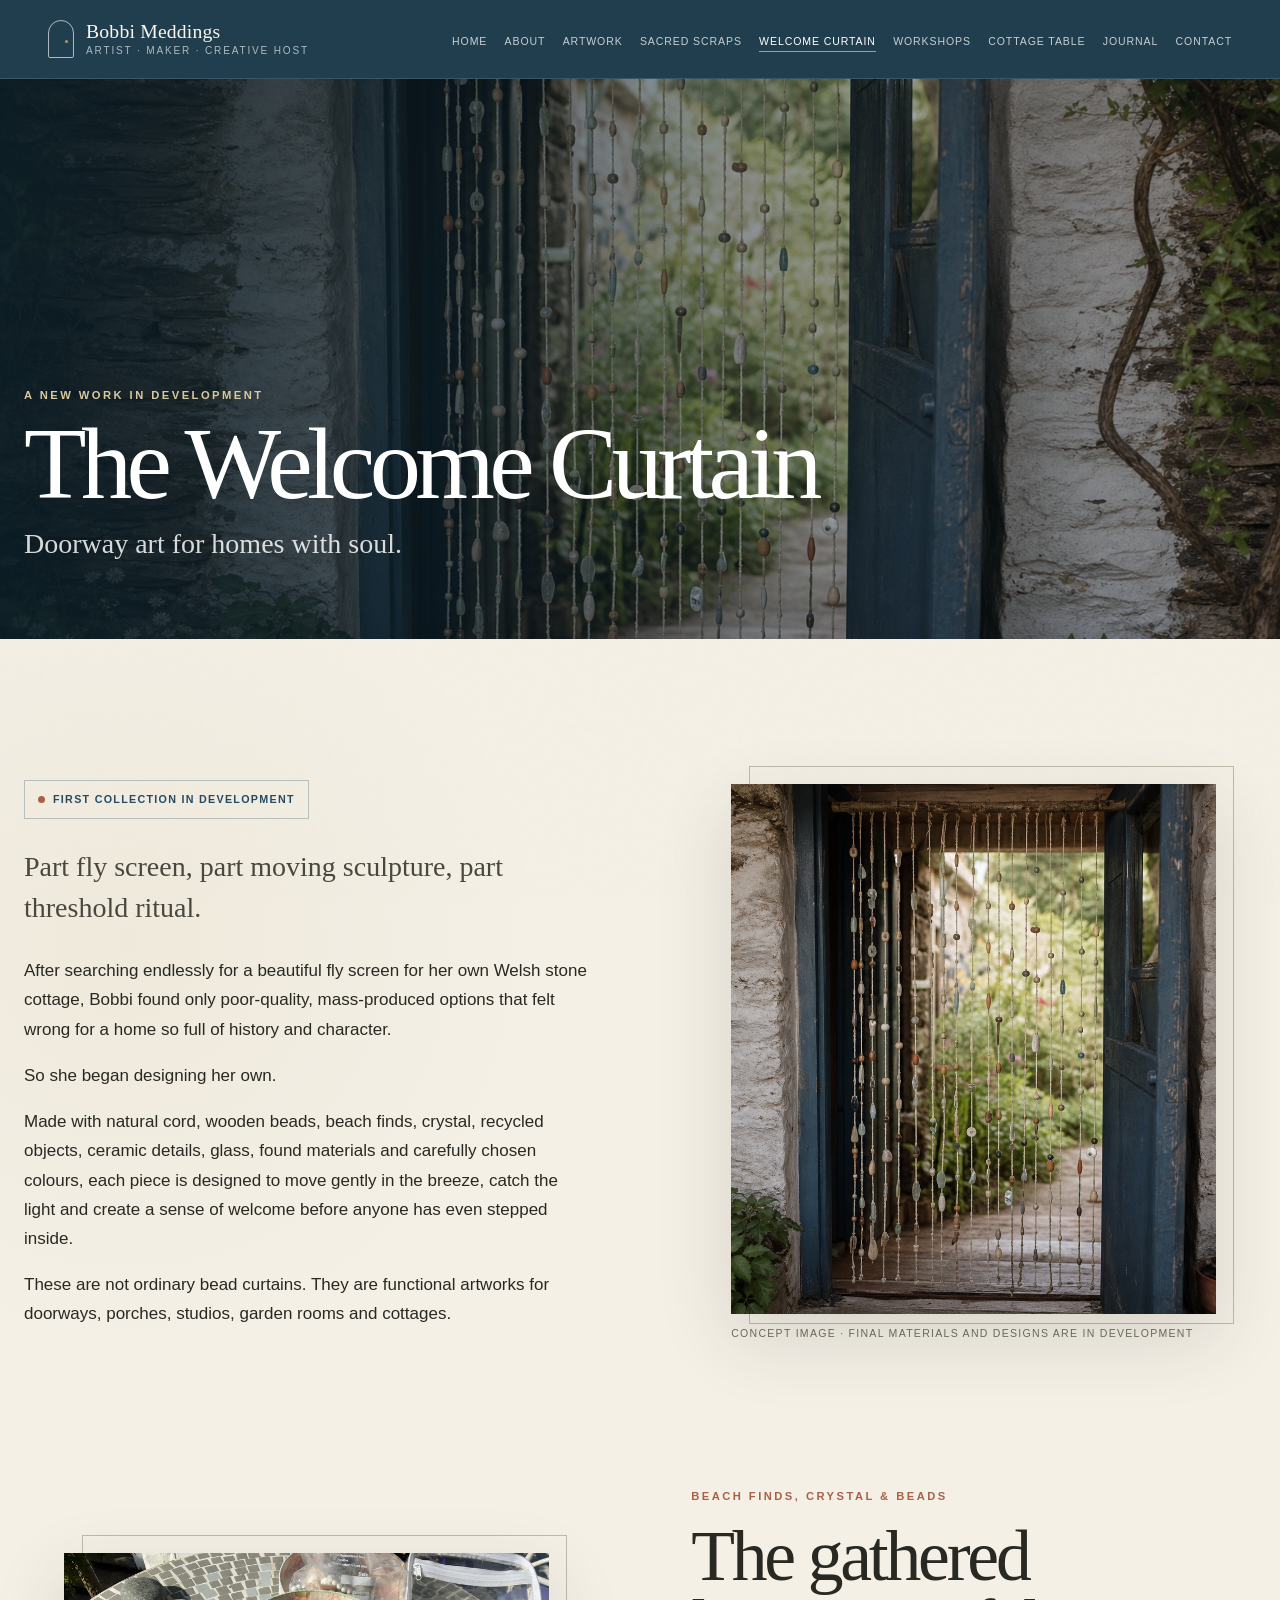
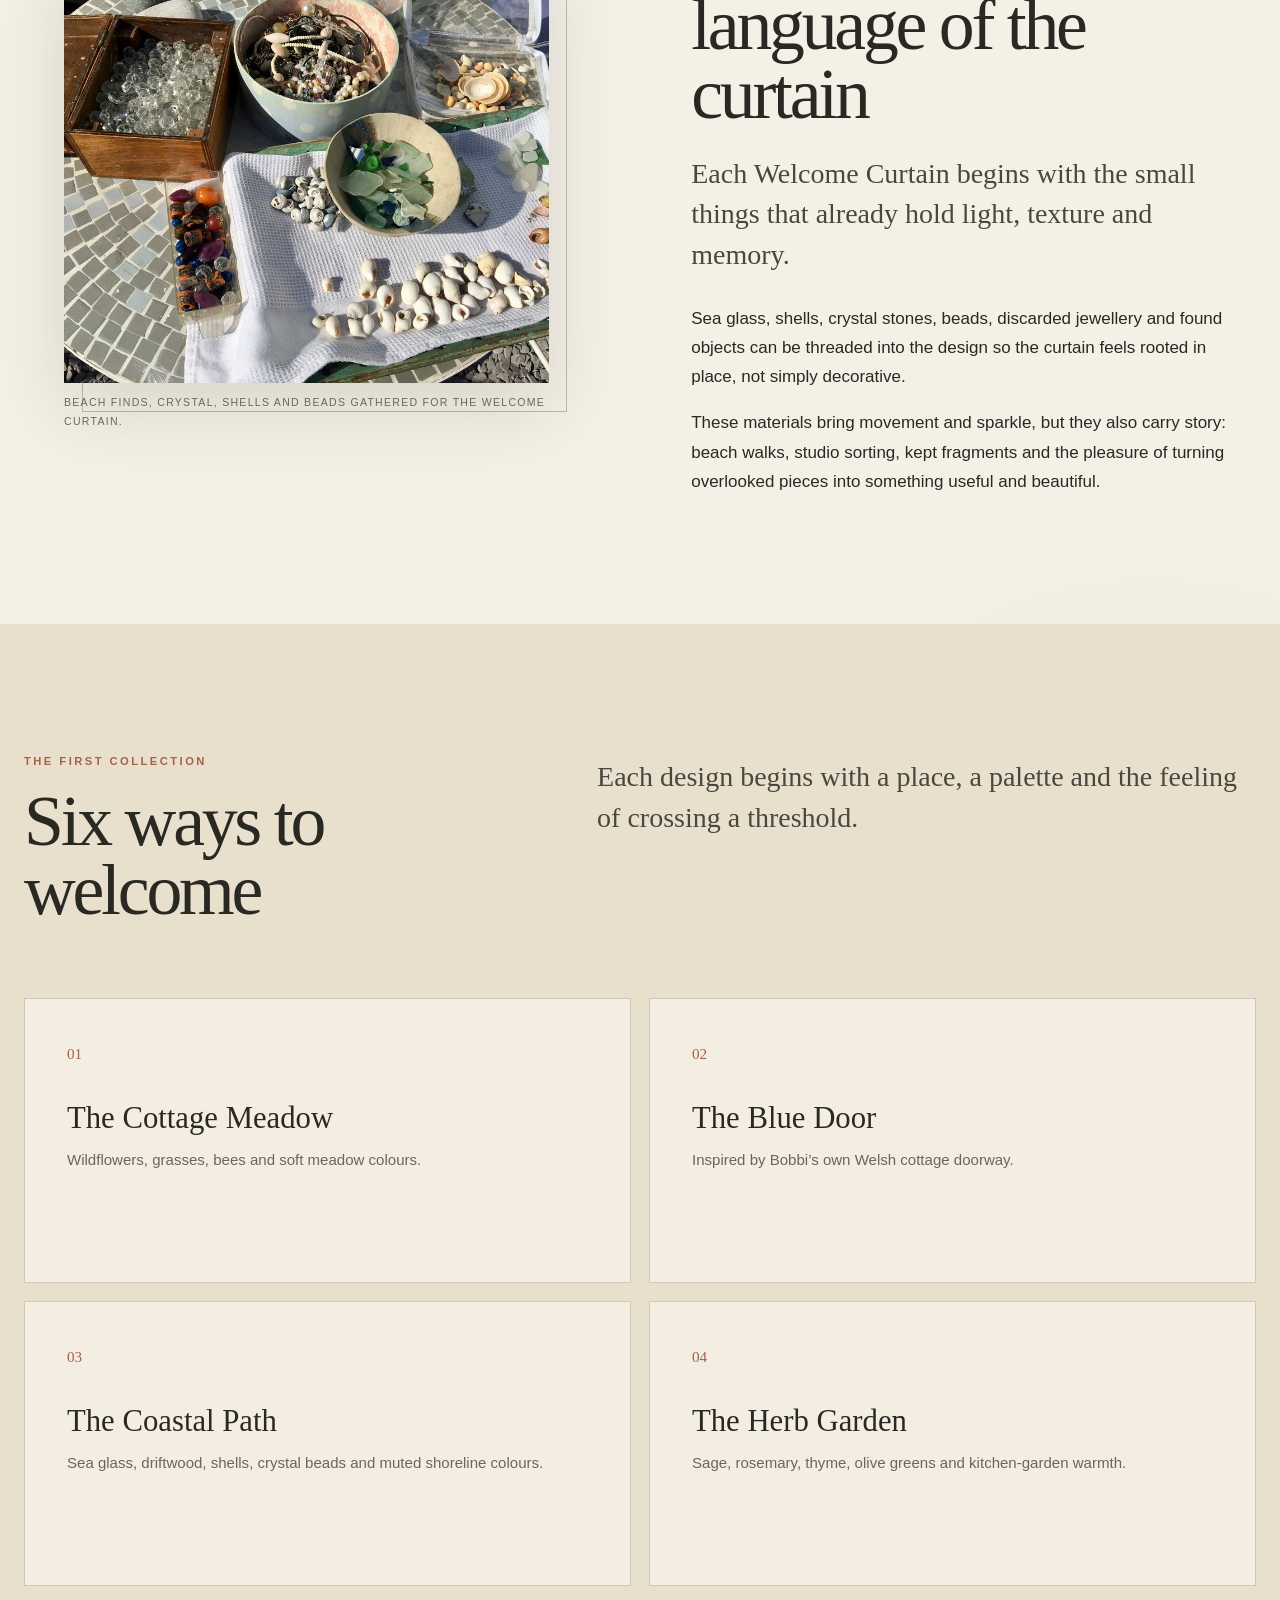
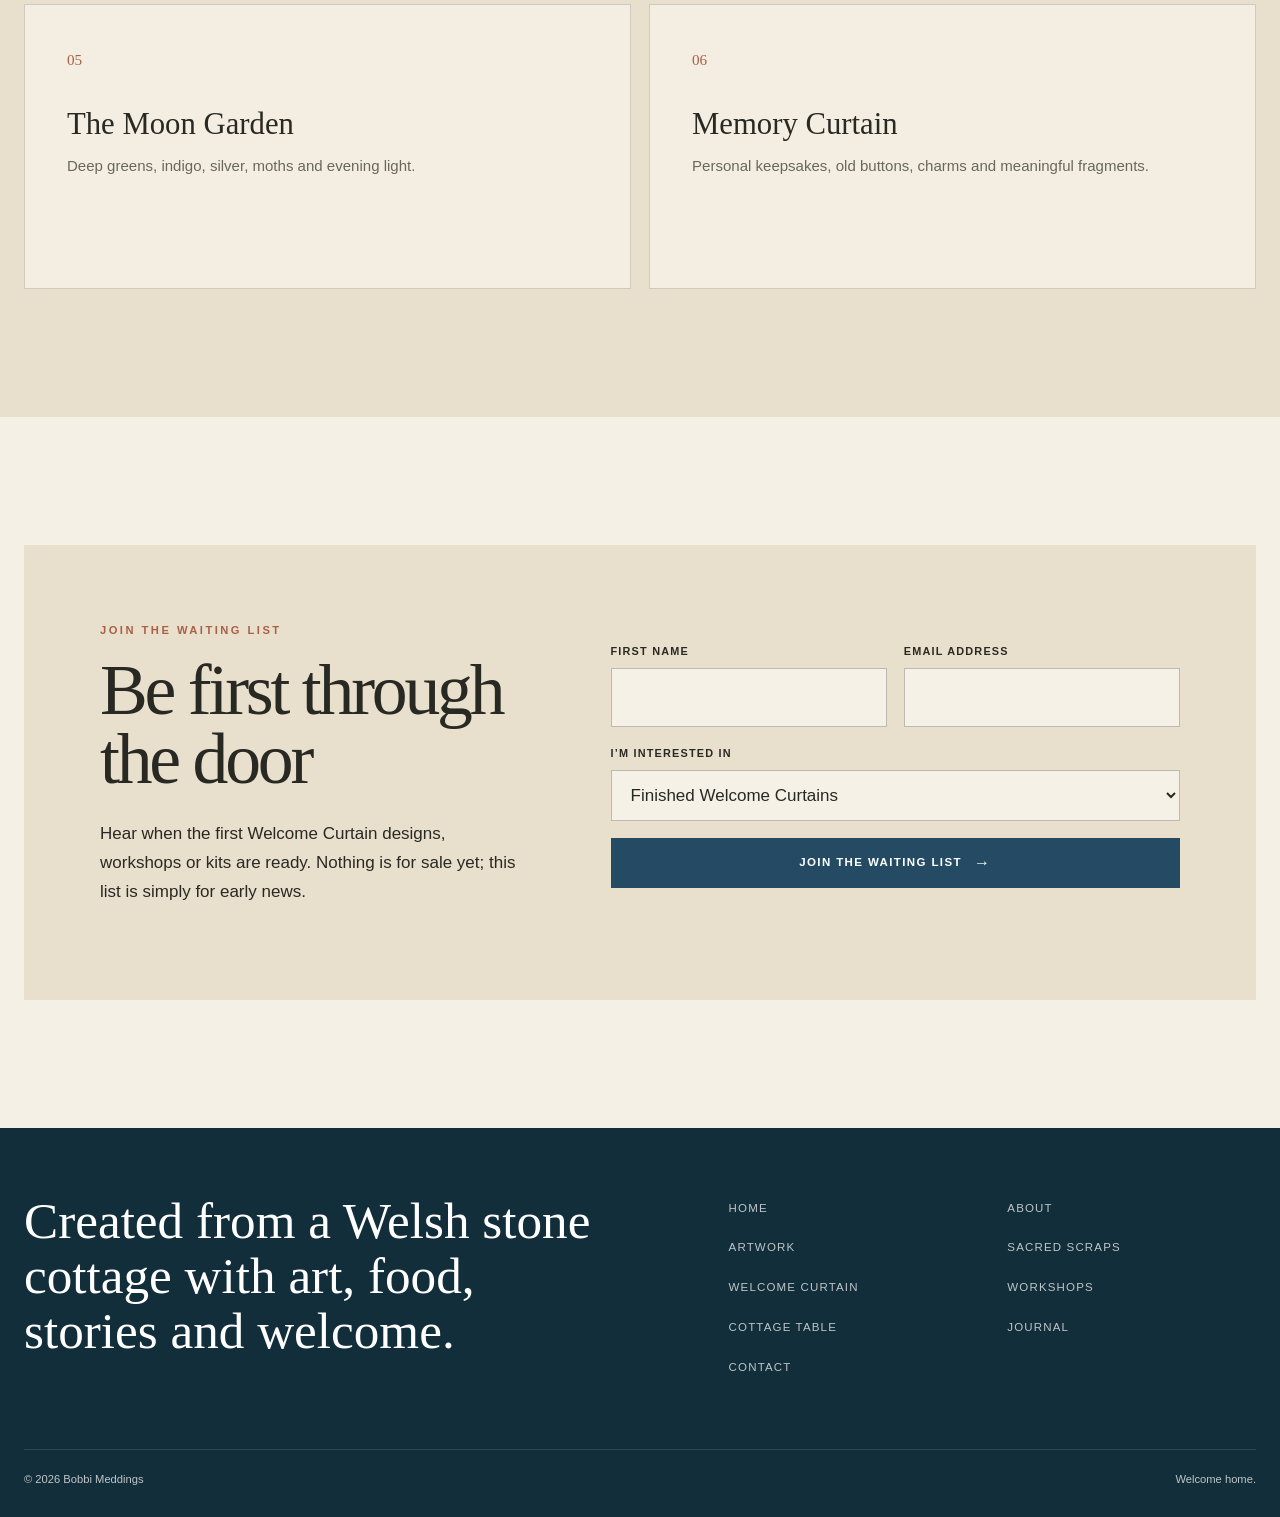
<file: welcome-curtain.html>
<!doctype html>
<html lang="en">
  <head>
    <meta charset="utf-8">
    <meta name="viewport" content="width=device-width, initial-scale=1">
    <title>The Welcome Curtain | Doorway Art by Bobbi Meddings</title>
    <meta name="description" content="Discover The Welcome Curtain: handcrafted doorway art made from natural, ceramic, glass and found materials for homes with soul.">
    <meta property="og:title" content="The Welcome Curtain | Bobbi Meddings">
    <meta property="og:description" content="Doorway art for homes with soul.">
    <meta property="og:type" content="website">
    <meta property="og:image" content="assets/beaded-welcome-curtain-prototype.jpg">
    <link rel="stylesheet" href="styles.css">
    <script src="script.js" defer></script>
  </head>
  <body>
    <a class="skip-link" href="#main">Skip to content</a>
    <header class="site-header"><div class="header-inner">
      <a class="brand" href="index.html" aria-label="Bobbi Meddings home"><span class="brand-mark" aria-hidden="true"></span><span class="brand-copy"><strong>Bobbi Meddings</strong><span>Artist · maker · creative host</span></span></a>
      <button class="menu-toggle" type="button" aria-expanded="false" aria-controls="site-nav" aria-label="Open navigation"><span></span></button>
      <nav class="site-nav" id="site-nav" aria-label="Primary navigation"><a href="index.html">Home</a><a href="about.html">About</a><a href="original-artwork.html">Artwork</a><a href="sacred-scraps.html">Sacred Scraps</a><a href="welcome-curtain.html">Welcome Curtain</a><a href="workshops.html">Workshops</a><a href="cottage-table.html">Cottage Table</a><a href="journal.html">Journal</a><a href="contact.html">Contact</a></nav>
    </div></header>

    <main id="main">
      <section class="page-hero" style="--hero-image: url('assets/beaded-welcome-curtain-prototype.jpg');">
        <div class="page-hero-inner shell reveal">
          <p class="eyebrow light">A new work in development</p>
          <h1>The Welcome Curtain</h1>
          <p class="lead">Doorway art for homes with soul.</p>
        </div>
      </section>

      <section class="section shell">
        <div class="split">
          <div class="reveal">
            <span class="development-note">First collection in development</span>
            <p class="lead">Part fly screen, part moving sculpture, part threshold ritual.</p>
            <p>After searching endlessly for a beautiful fly screen for her own Welsh stone cottage, Bobbi found only poor-quality, mass-produced options that felt wrong for a home so full of history and character.</p>
            <p>So she began designing her own.</p>
            <p>Made with natural cord, wooden beads, beach finds, crystal, recycled objects, ceramic details, glass, found materials and carefully chosen colours, each piece is designed to move gently in the breeze, catch the light and create a sense of welcome before anyone has even stepped inside.</p>
            <p>These are not ordinary bead curtains. They are functional artworks for doorways, porches, studios, garden rooms and cottages.</p>
          </div>
          <figure class="split-media reveal">
            <!-- Concept image: replace with photography of Bobbi's physical prototype when available. -->
            <img src="assets/beaded-welcome-curtain-prototype.jpg" alt="Concept image of a handcrafted Welcome Curtain in an old blue cottage doorway.">
            <figcaption class="caption">Concept image · final materials and designs are in development</figcaption>
          </figure>
        </div>
      </section>

      <section class="section shell curtain-materials-feature">
        <div class="split reverse">
          <div class="prose reveal">
            <p class="eyebrow">Beach finds, crystal &amp; beads</p>
            <h2>The gathered language of the curtain</h2>
            <p class="lead">Each Welcome Curtain begins with the small things that already hold light, texture and memory.</p>
            <p>Sea glass, shells, crystal stones, beads, discarded jewellery and found objects can be threaded into the design so the curtain feels rooted in place, not simply decorative.</p>
            <p>These materials bring movement and sparkle, but they also carry story: beach walks, studio sorting, kept fragments and the pleasure of turning overlooked pieces into something useful and beautiful.</p>
          </div>
          <figure class="split-media reveal">
            <img src="assets/original-artwork-found-materials-table.jpeg" alt="A table of beach finds, sea glass, shells, beads, crystal stones and discarded jewellery for a beaded curtain." loading="lazy">
            <figcaption class="caption">Beach finds, crystal, shells and beads gathered for the Welcome Curtain.</figcaption>
          </figure>
        </div>
      </section>

      <section class="section philosophy">
        <div class="shell">
          <div class="intro-grid reveal"><div><p class="eyebrow">The first collection</p><h2>Six ways to welcome</h2></div><p class="lead">Each design begins with a place, a palette and the feeling of crossing a threshold.</p></div>
          <div class="collection-grid">
            <article class="collection-card reveal"><span class="number">01</span><h3>The Cottage Meadow</h3><p>Wildflowers, grasses, bees and soft meadow colours.</p></article>
            <article class="collection-card reveal"><span class="number">02</span><h3>The Blue Door</h3><p>Inspired by Bobbi’s own Welsh cottage doorway.</p></article>
            <article class="collection-card reveal"><span class="number">03</span><h3>The Coastal Path</h3><p>Sea glass, driftwood, shells, crystal beads and muted shoreline colours.</p></article>
            <article class="collection-card reveal"><span class="number">04</span><h3>The Herb Garden</h3><p>Sage, rosemary, thyme, olive greens and kitchen-garden warmth.</p></article>
            <article class="collection-card reveal"><span class="number">05</span><h3>The Moon Garden</h3><p>Deep greens, indigo, silver, moths and evening light.</p></article>
            <article class="collection-card reveal"><span class="number">06</span><h3>Memory Curtain</h3><p>Personal keepsakes, old buttons, charms and meaningful fragments.</p></article>
          </div>
        </div>
      </section>

      <section class="section shell" id="waiting-list">
        <div class="newsletter-panel reveal">
          <div><p class="eyebrow">Join the waiting list</p><h2>Be first through the door</h2><p>Hear when the first Welcome Curtain designs, workshops or kits are ready. Nothing is for sale yet; this list is simply for early news.</p></div>
          <!-- Replace the placeholder handler with the mailing-list provider's embed code. -->
          <form class="form" data-form="Welcome Curtain waiting list"><input type="text" name="_honey" tabindex="-1" autocomplete="off" aria-hidden="true" style="position:absolute;left:-9999px">
            <div class="form-row"><div class="field"><label for="curtain-name">First name</label><input id="curtain-name" name="name" type="text" autocomplete="given-name" required></div><div class="field"><label for="curtain-email">Email address</label><input id="curtain-email" name="email" type="email" autocomplete="email" required></div></div>
            <div class="field"><label for="curtain-interest">I’m interested in</label><select id="curtain-interest" name="interest"><option>Finished Welcome Curtains</option><option>Workshops</option><option>Make-at-home kits</option><option>All news</option></select></div>
            <button class="button" type="submit">Join the waiting list</button><p class="form-status" aria-live="polite"></p>
          </form>
        </div>
      </section>
    </main>

    <footer class="site-footer"><div class="shell footer-main"><p class="footer-title">Created from a Welsh stone cottage with art, food, stories and welcome.</p><nav class="footer-nav" aria-label="Footer navigation"><a href="index.html">Home</a><a href="about.html">About</a><a href="original-artwork.html">Artwork</a><a href="sacred-scraps.html">Sacred Scraps</a><a href="welcome-curtain.html">Welcome Curtain</a><a href="workshops.html">Workshops</a><a href="cottage-table.html">Cottage Table</a><a href="journal.html">Journal</a><a href="contact.html">Contact</a></nav></div><div class="shell footer-bottom"><span>© <span data-year></span> Bobbi Meddings</span><span>Welcome home.</span></div></footer>
  </body>
</html>
</file>
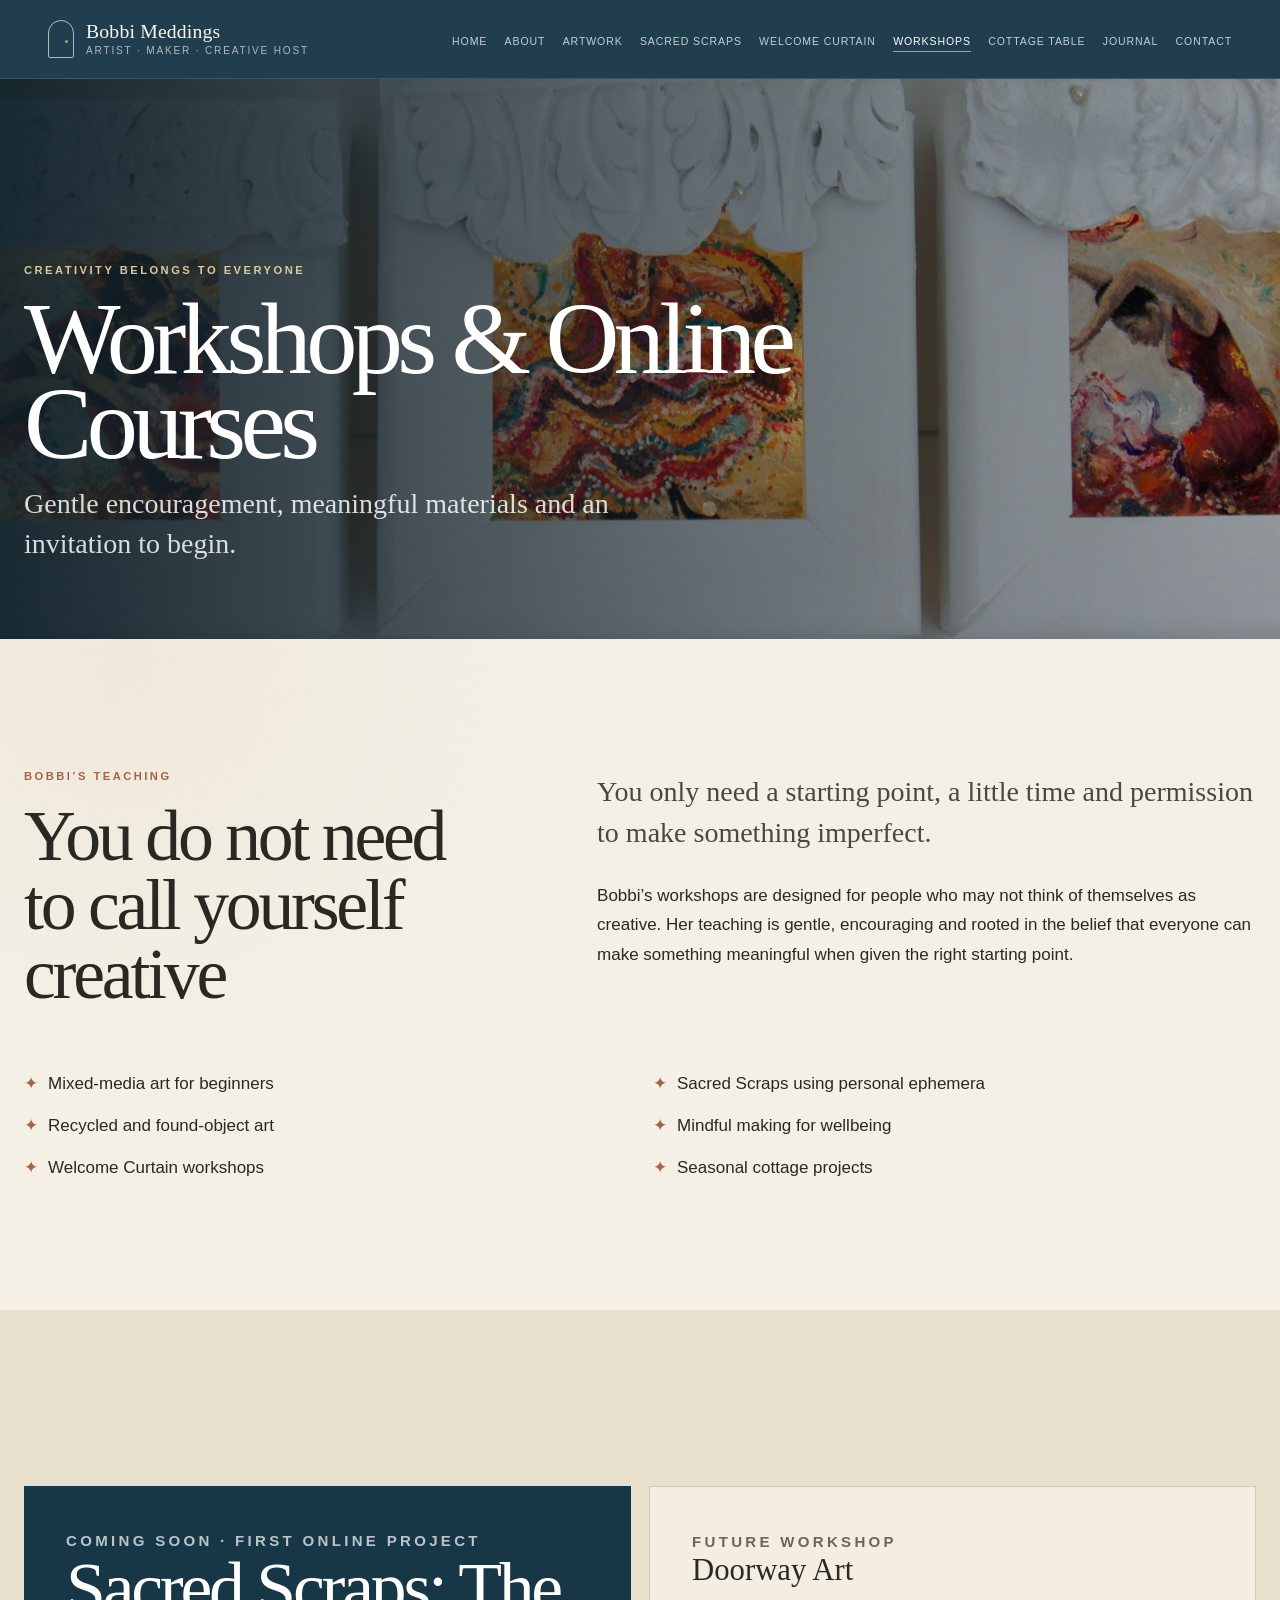
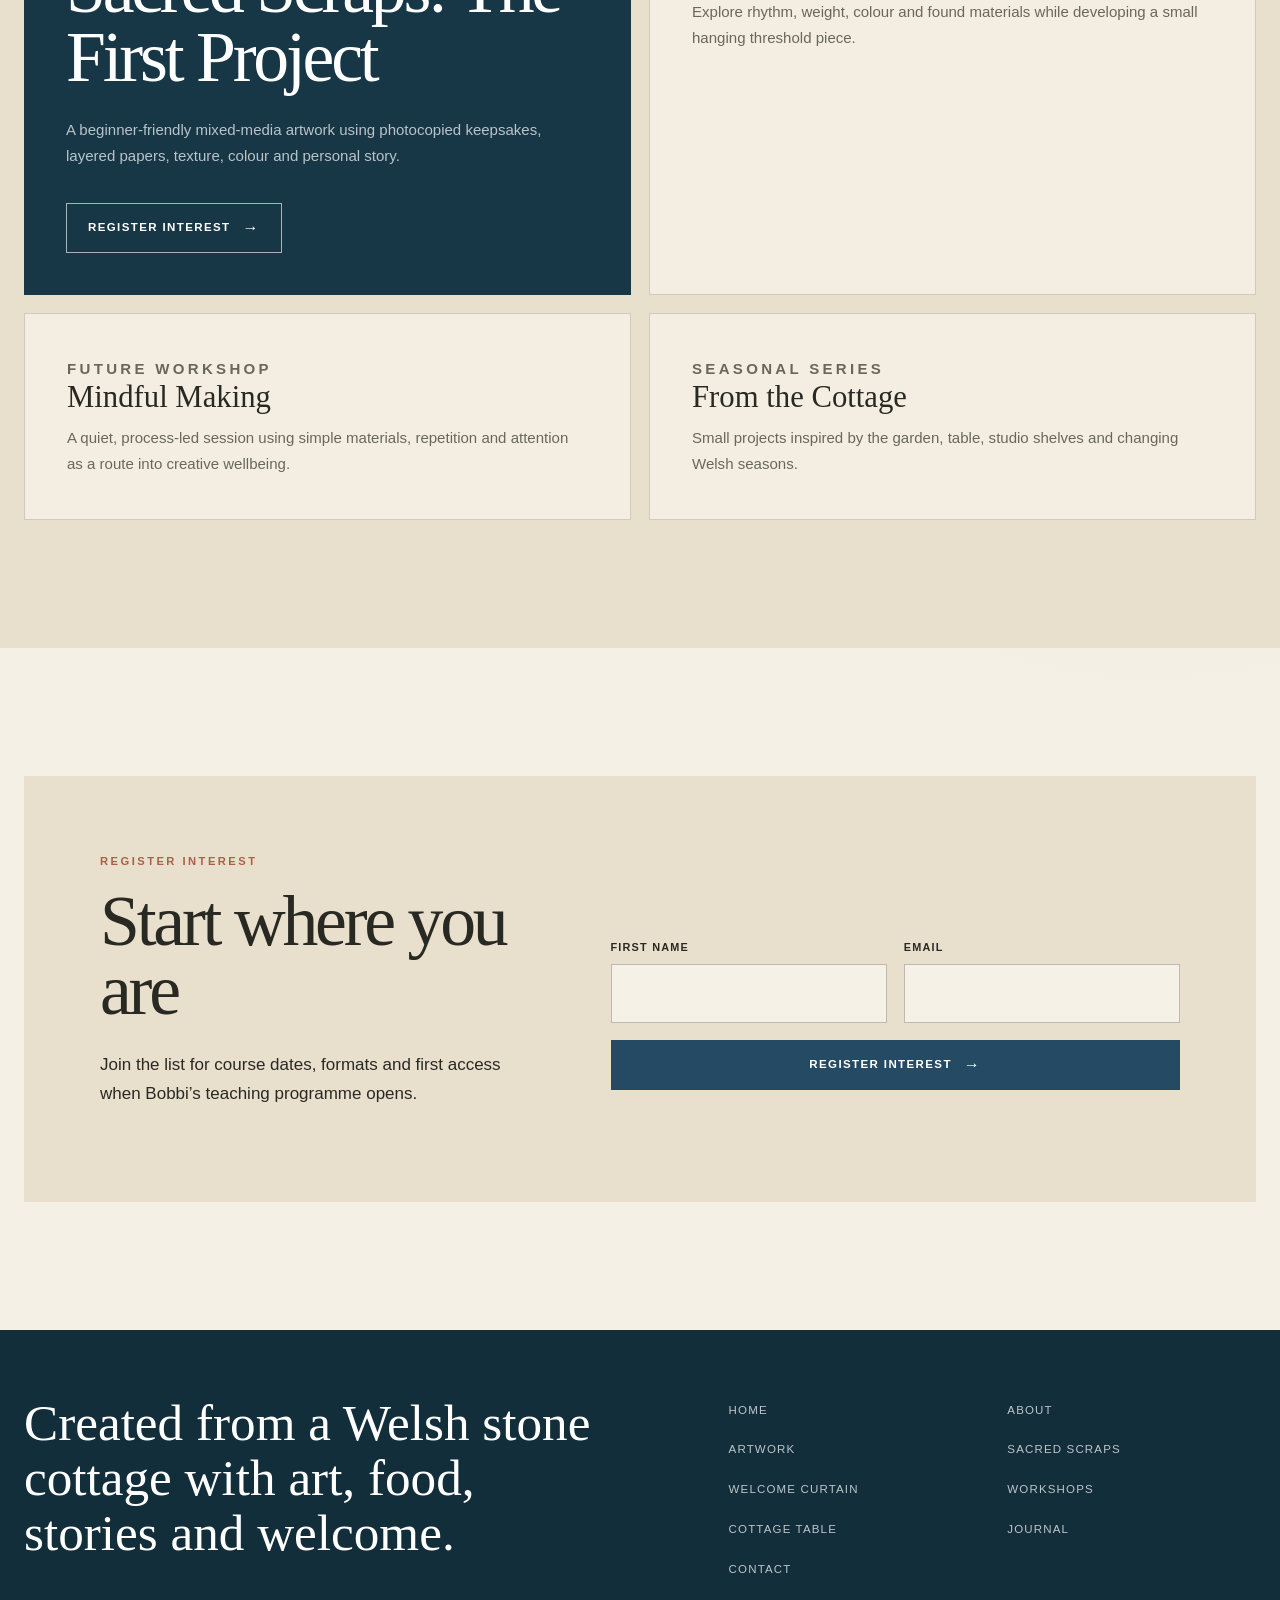
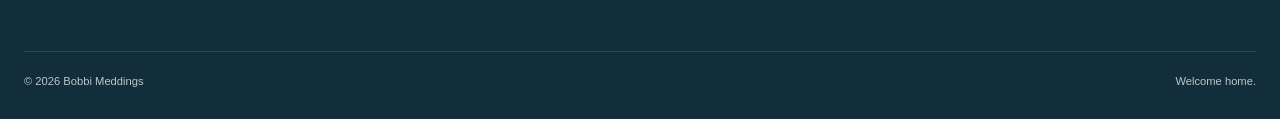
<file: workshops.html>
<!doctype html>
<html lang="en">
  <head>
    <meta charset="utf-8">
    <meta name="viewport" content="width=device-width, initial-scale=1">
    <title>Workshops &amp; Online Courses | Bobbi Meddings</title>
    <meta name="description" content="Gentle, beginner-friendly creative workshops in mixed media, Sacred Scraps, found-object art, wellbeing and doorway art.">
    <meta property="og:title" content="Workshops &amp; Online Courses | Bobbi Meddings">
    <meta property="og:description" content="Creative teaching for people who may not think of themselves as creative.">
    <meta property="og:type" content="website">
    <meta property="og:image" content="assets/studio-materials-auction-finds.jpg">
    <link rel="stylesheet" href="styles.css">
    <script src="script.js" defer></script>
  </head>
  <body>
    <a class="skip-link" href="#main">Skip to content</a>
    <header class="site-header"><div class="header-inner">
      <a class="brand" href="index.html" aria-label="Bobbi Meddings home"><span class="brand-mark" aria-hidden="true"></span><span class="brand-copy"><strong>Bobbi Meddings</strong><span>Artist · maker · creative host</span></span></a>
      <button class="menu-toggle" type="button" aria-expanded="false" aria-controls="site-nav" aria-label="Open navigation"><span></span></button>
      <nav class="site-nav" id="site-nav" aria-label="Primary navigation"><a href="index.html">Home</a><a href="about.html">About</a><a href="original-artwork.html">Artwork</a><a href="sacred-scraps.html">Sacred Scraps</a><a href="welcome-curtain.html">Welcome Curtain</a><a href="workshops.html">Workshops</a><a href="cottage-table.html">Cottage Table</a><a href="journal.html">Journal</a><a href="contact.html">Contact</a></nav>
    </div></header>
    <main id="main">
      <section class="page-hero" style="--hero-image: url('assets/studio-materials-auction-finds.jpg');">
        <div class="page-hero-inner shell reveal"><p class="eyebrow light">Creativity belongs to everyone</p><h1>Workshops &amp; Online Courses</h1><p class="lead">Gentle encouragement, meaningful materials and an invitation to begin.</p></div>
      </section>
      <section class="section shell">
        <div class="intro-grid reveal">
          <div><p class="eyebrow">Bobbi’s teaching</p><h2>You do not need to call yourself creative</h2></div>
          <div class="prose"><p class="lead">You only need a starting point, a little time and permission to make something imperfect.</p><p>Bobbi’s workshops are designed for people who may not think of themselves as creative. Her teaching is gentle, encouraging and rooted in the belief that everyone can make something meaningful when given the right starting point.</p></div>
        </div>
        <ul class="check-list reveal">
          <li>Mixed-media art for beginners</li><li>Sacred Scraps using personal ephemera</li><li>Recycled and found-object art</li><li>Mindful making for wellbeing</li><li>Welcome Curtain workshops</li><li>Seasonal cottage projects</li>
        </ul>
      </section>
      <section class="section philosophy">
        <div class="shell">
          <div class="course-grid">
            <article class="course-card featured reveal">
              <p class="eyebrow light">Coming soon · first online project</p><h2>Sacred Scraps: The First Project</h2>
              <p>A beginner-friendly mixed-media artwork using photocopied keepsakes, layered papers, texture, colour and personal story.</p>
              <div class="button-row"><a class="button secondary" href="#interest">Register interest</a></div>
            </article>
            <article class="course-card reveal"><p class="eyebrow">Future workshop</p><h3>Doorway Art</h3><p>Explore rhythm, weight, colour and found materials while developing a small hanging threshold piece.</p></article>
            <article class="course-card reveal"><p class="eyebrow">Future workshop</p><h3>Mindful Making</h3><p>A quiet, process-led session using simple materials, repetition and attention as a route into creative wellbeing.</p></article>
            <article class="course-card reveal"><p class="eyebrow">Seasonal series</p><h3>From the Cottage</h3><p>Small projects inspired by the garden, table, studio shelves and changing Welsh seasons.</p></article>
          </div>
        </div>
      </section>
      <section class="section shell" id="interest">
        <div class="newsletter-panel reveal">
          <div><p class="eyebrow">Register interest</p><h2>Start where you are</h2><p>Join the list for course dates, formats and first access when Bobbi’s teaching programme opens.</p></div>
          <!-- Add a mailing-list or course-platform action URL when chosen. -->
          <form class="form" data-form="Workshop interest"><input type="text" name="_honey" tabindex="-1" autocomplete="off" aria-hidden="true" style="position:absolute;left:-9999px">
            <div class="form-row"><div class="field"><label for="course-name">First name</label><input id="course-name" name="name" type="text" autocomplete="given-name" required></div><div class="field"><label for="course-email">Email</label><input id="course-email" name="email" type="email" autocomplete="email" required></div></div>
            <button class="button" type="submit">Register interest</button><p class="form-status" aria-live="polite"></p>
          </form>
        </div>
      </section>
    </main>
    <footer class="site-footer"><div class="shell footer-main"><p class="footer-title">Created from a Welsh stone cottage with art, food, stories and welcome.</p><nav class="footer-nav" aria-label="Footer navigation"><a href="index.html">Home</a><a href="about.html">About</a><a href="original-artwork.html">Artwork</a><a href="sacred-scraps.html">Sacred Scraps</a><a href="welcome-curtain.html">Welcome Curtain</a><a href="workshops.html">Workshops</a><a href="cottage-table.html">Cottage Table</a><a href="journal.html">Journal</a><a href="contact.html">Contact</a></nav></div><div class="shell footer-bottom"><span>© <span data-year></span> Bobbi Meddings</span><span>Welcome home.</span></div></footer>
  </body>
</html>
</file>
<file: styles.css>
:root {
  color-scheme: light;
  --chalk: #f4f0e6;
  --paper: #e9dfcd;
  --paper-light: #fbf7ee;
  --ink: #292923;
  --muted: #69675c;
  --blue: #244b63;
  --blue-dark: #173747;
  --sage: #7d8b74;
  --olive: #5e6548;
  --clay: #a86147;
  --gold: #b99a61;
  --line: rgba(41, 41, 35, 0.18);
  --shadow: 0 24px 70px rgba(48, 43, 33, 0.14);
  --serif: Georgia, "Times New Roman", serif;
  --sans: "Avenir Next", Avenir, "Helvetica Neue", Arial, sans-serif;
  --max: 1240px;
}

* {
  box-sizing: border-box;
}

html {
  scroll-behavior: smooth;
}

body {
  margin: 0;
  background:
    radial-gradient(circle at 10% 20%, rgba(185, 154, 97, 0.08), transparent 26rem),
    radial-gradient(circle at 90% 55%, rgba(125, 139, 116, 0.08), transparent 30rem),
    var(--chalk);
  color: var(--ink);
  font-family: var(--sans);
  font-size: 17px;
  line-height: 1.72;
  -webkit-font-smoothing: antialiased;
}

body::before {
  position: fixed;
  inset: 0;
  z-index: -1;
  background-image: url("data:image/svg+xml,%3Csvg viewBox='0 0 180 180' xmlns='http://www.w3.org/2000/svg'%3E%3Cfilter id='n'%3E%3CfeTurbulence type='fractalNoise' baseFrequency='.75' numOctaves='3' stitchTiles='stitch'/%3E%3C/filter%3E%3Crect width='100%25' height='100%25' filter='url(%23n)' opacity='.11'/%3E%3C/svg%3E");
  content: "";
  opacity: 0.14;
  pointer-events: none;
}

body.menu-open {
  overflow: hidden;
}

img {
  display: block;
  max-width: 100%;
}

a {
  color: inherit;
  text-decoration: none;
}

button,
input,
textarea,
select {
  font: inherit;
}

button,
a {
  -webkit-tap-highlight-color: transparent;
}

:focus-visible {
  outline: 3px solid var(--gold);
  outline-offset: 4px;
}

.skip-link {
  position: fixed;
  left: 1rem;
  top: -5rem;
  z-index: 100;
  background: var(--paper-light);
  color: var(--ink);
  padding: 0.7rem 1rem;
  transition: top 160ms ease;
}

.skip-link:focus {
  top: 1rem;
}

.site-header {
  position: sticky;
  top: 0;
  z-index: 50;
  border-bottom: 1px solid rgba(255, 255, 255, 0.12);
  background: rgba(23, 55, 71, 0.96);
  color: var(--paper-light);
  backdrop-filter: blur(14px);
}

.header-inner {
  display: flex;
  min-height: 78px;
  max-width: var(--max);
  margin: 0 auto;
  padding: 0 28px;
  align-items: center;
  justify-content: space-between;
  gap: 28px;
}

.brand {
  display: flex;
  align-items: center;
  gap: 12px;
  white-space: nowrap;
}

.brand-mark {
  position: relative;
  width: 26px;
  height: 38px;
  border: 1px solid rgba(255, 255, 255, 0.64);
  border-radius: 14px 14px 2px 2px;
}

.brand-mark::after {
  position: absolute;
  right: 5px;
  top: 19px;
  width: 3px;
  height: 3px;
  border-radius: 50%;
  background: var(--gold);
  content: "";
}

.brand-copy {
  display: grid;
  line-height: 1.05;
}

.brand-copy strong {
  font-family: var(--serif);
  font-size: 1.23rem;
  font-weight: 400;
  letter-spacing: 0.01em;
}

.brand-copy span {
  margin-top: 4px;
  color: rgba(255, 255, 255, 0.64);
  font-size: 0.63rem;
  letter-spacing: 0.18em;
  text-transform: uppercase;
}

.site-nav {
  display: flex;
  align-items: center;
  gap: clamp(10px, 1.35vw, 20px);
}

.site-nav a {
  position: relative;
  padding: 26px 0 22px;
  color: rgba(255, 255, 255, 0.75);
  font-size: 0.66rem;
  letter-spacing: 0.085em;
  line-height: 1.2;
  text-transform: uppercase;
}

.site-nav a::after {
  position: absolute;
  right: 0;
  bottom: 17px;
  left: 0;
  height: 1px;
  background: var(--gold);
  content: "";
  transform: scaleX(0);
  transition: transform 180ms ease;
}

.site-nav a:hover,
.site-nav a[aria-current="page"] {
  color: #fff;
}

.site-nav a:hover::after,
.site-nav a[aria-current="page"]::after {
  transform: scaleX(1);
}

.menu-toggle {
  display: none;
  width: 46px;
  height: 46px;
  border: 1px solid rgba(255, 255, 255, 0.35);
  background: transparent;
  color: white;
  cursor: pointer;
}

.menu-toggle span,
.menu-toggle::before,
.menu-toggle::after {
  display: block;
  width: 20px;
  height: 1px;
  margin: 5px auto;
  background: currentColor;
  content: "";
  transition: transform 180ms ease, opacity 180ms ease;
}

.menu-open .menu-toggle span {
  opacity: 0;
}

.menu-open .menu-toggle::before {
  transform: translateY(6px) rotate(45deg);
}

.menu-open .menu-toggle::after {
  transform: translateY(-6px) rotate(-45deg);
}

.shell {
  width: min(calc(100% - 48px), var(--max));
  margin-inline: auto;
}

.section {
  padding-block: clamp(74px, 10vw, 142px);
}

.section.compact {
  padding-block: clamp(58px, 7vw, 96px);
}

.eyebrow {
  margin: 0 0 16px;
  color: var(--clay);
  font-size: 0.7rem;
  font-weight: 600;
  letter-spacing: 0.22em;
  text-transform: uppercase;
}

.eyebrow.light {
  color: #d8c99f;
}

h1,
h2,
h3,
.display,
blockquote {
  font-family: var(--serif);
  font-weight: 400;
}

h1,
h2,
h3,
p {
  margin-top: 0;
}

h1 {
  margin-bottom: 24px;
  font-size: clamp(4.2rem, 10.5vw, 9rem);
  letter-spacing: -0.055em;
  line-height: 0.83;
}

h2 {
  margin-bottom: 25px;
  font-size: clamp(2.55rem, 5.6vw, 5.2rem);
  letter-spacing: -0.045em;
  line-height: 0.96;
}

h3 {
  margin-bottom: 12px;
  font-size: clamp(1.55rem, 2.4vw, 2.25rem);
  line-height: 1.04;
}

.lead {
  max-width: 760px;
  color: #49483f;
  font-family: var(--serif);
  font-size: clamp(1.3rem, 2.25vw, 1.75rem);
  line-height: 1.45;
}

.prose {
  max-width: 760px;
}

.prose p:last-child {
  margin-bottom: 0;
}

.button-row {
  display: flex;
  flex-wrap: wrap;
  gap: 13px;
  margin-top: 34px;
}

.button {
  display: inline-flex;
  min-height: 50px;
  padding: 13px 21px;
  border: 1px solid var(--blue);
  align-items: center;
  justify-content: center;
  gap: 12px;
  background: var(--blue);
  color: #fff;
  font-size: 0.72rem;
  font-weight: 600;
  letter-spacing: 0.12em;
  line-height: 1.2;
  text-transform: uppercase;
  transition: background 180ms ease, color 180ms ease, transform 180ms ease;
}

.button::after {
  content: "→";
  font-size: 1rem;
  font-weight: 400;
  transition: transform 180ms ease;
}

.button:hover {
  background: var(--blue-dark);
  transform: translateY(-2px);
}

.button:hover::after {
  transform: translateX(3px);
}

.button.secondary {
  border-color: rgba(255, 255, 255, 0.62);
  background: transparent;
}

.button.secondary:hover {
  background: rgba(255, 255, 255, 0.1);
}

.button.paper {
  border-color: var(--line);
  background: var(--paper-light);
  color: var(--ink);
}

.home-hero {
  position: relative;
  min-height: calc(100svh - 78px);
  overflow: hidden;
  background: var(--blue-dark);
  color: #fff;
  isolation: isolate;
}

.home-hero::before {
  position: absolute;
  inset: 0;
  z-index: -2;
  background: url("assets/blue-door-welsh-cottage.jpg") center / cover no-repeat;
  content: "";
}

.home-hero::after {
  position: absolute;
  inset: 0;
  z-index: -1;
  background:
    linear-gradient(90deg, rgba(11, 27, 34, 0.83) 0%, rgba(11, 27, 34, 0.59) 42%, rgba(11, 27, 34, 0.08) 76%),
    linear-gradient(0deg, rgba(11, 27, 34, 0.4), transparent 45%);
  content: "";
}

.hero-inner {
  display: flex;
  min-height: calc(100svh - 78px);
  padding-block: 70px;
  align-items: center;
}

.hero-copy {
  max-width: 690px;
}

.hero-copy .lead {
  max-width: 610px;
  margin-bottom: 14px;
  color: rgba(255, 255, 255, 0.91);
  font-size: clamp(1.35rem, 2.4vw, 2rem);
}

.hero-support {
  max-width: 585px;
  color: rgba(255, 255, 255, 0.72);
  font-size: 1.02rem;
}

.scroll-note {
  position: absolute;
  right: 32px;
  bottom: 30px;
  display: flex;
  align-items: center;
  gap: 12px;
  color: rgba(255, 255, 255, 0.65);
  font-size: 0.65rem;
  letter-spacing: 0.16em;
  text-transform: uppercase;
  writing-mode: vertical-rl;
}

.scroll-note::after {
  width: 1px;
  height: 55px;
  background: rgba(255, 255, 255, 0.42);
  content: "";
}

.intro-grid {
  display: grid;
  grid-template-columns: minmax(0, 0.82fr) minmax(0, 1.18fr);
  gap: clamp(45px, 9vw, 130px);
  align-items: start;
}

.intro-grid .lead {
  margin-top: 5px;
}

.feature-grid {
  display: grid;
  grid-template-columns: repeat(3, 1fr);
  gap: 18px;
  margin-top: clamp(55px, 8vw, 100px);
}

.feature-card {
  position: relative;
  min-height: 460px;
  overflow: hidden;
  background: var(--ink);
  color: #fff;
  box-shadow: var(--shadow);
}

.feature-card img {
  width: 100%;
  height: 100%;
  object-fit: cover;
  opacity: 0.72;
  transition: transform 700ms cubic-bezier(0.2, 0.75, 0.25, 1), opacity 300ms ease;
}

.feature-card::after {
  position: absolute;
  inset: 0;
  background: linear-gradient(0deg, rgba(18, 25, 24, 0.92), transparent 67%);
  content: "";
}

.feature-card-copy {
  position: absolute;
  right: 0;
  bottom: 0;
  left: 0;
  z-index: 2;
  padding: 30px;
}

.feature-card-copy p {
  margin-bottom: 22px;
  color: rgba(255, 255, 255, 0.74);
  font-size: 0.92rem;
  line-height: 1.55;
}

.text-link {
  display: inline-flex;
  align-items: center;
  gap: 10px;
  border-bottom: 1px solid currentColor;
  font-size: 0.69rem;
  font-weight: 600;
  letter-spacing: 0.14em;
  text-transform: uppercase;
}

.text-link::after {
  content: "↗";
}

.feature-card:hover img {
  opacity: 0.84;
  transform: scale(1.035);
}

.philosophy {
  background: var(--paper);
}

.split {
  display: grid;
  grid-template-columns: repeat(2, minmax(0, 1fr));
  gap: clamp(40px, 8vw, 112px);
  align-items: center;
}

.split.reverse .split-media {
  order: -1;
}

.split-media {
  position: relative;
}

.split-media::before {
  position: absolute;
  top: -18px;
  right: -18px;
  bottom: 18px;
  left: 18px;
  z-index: -1;
  border: 1px solid rgba(94, 101, 72, 0.38);
  content: "";
}

.split-media img {
  width: 100%;
  min-height: 530px;
  object-fit: cover;
  box-shadow: var(--shadow);
}

.definition {
  margin: 30px 0 0;
  padding: 24px 0 0;
  border-top: 1px solid var(--line);
}

.definition dt {
  margin-bottom: 4px;
  color: var(--blue);
  font-family: var(--serif);
  font-size: 1.35rem;
}

.definition dd {
  margin: 0 0 19px;
  color: var(--muted);
  font-size: 0.9rem;
}

.deep-cta {
  position: relative;
  overflow: hidden;
  background: var(--blue-dark);
  color: #fff;
}

.deep-cta::before {
  position: absolute;
  top: -100px;
  right: -20px;
  width: min(42vw, 560px);
  height: 150%;
  border: 1px solid rgba(255, 255, 255, 0.12);
  border-radius: 50%;
  content: "";
  transform: rotate(-16deg);
}

.cta-inner {
  position: relative;
  max-width: 830px;
  padding-block: clamp(78px, 10vw, 138px);
}

.cta-inner p {
  max-width: 650px;
  color: rgba(255, 255, 255, 0.74);
}

.page-hero {
  position: relative;
  min-height: 560px;
  display: flex;
  background: var(--blue-dark);
  color: #fff;
  align-items: end;
  isolation: isolate;
}

.page-hero::before {
  position: absolute;
  inset: 0;
  z-index: -2;
  background: var(--hero-image, url("assets/welsh-stone-cottage-porch.jpg")) center / cover no-repeat;
  content: "";
}

.page-hero.cottage-bloom-hero::before {
  background-position: center 58%;
}

.page-hero::after {
  position: absolute;
  inset: 0;
  z-index: -1;
  background: linear-gradient(90deg, rgba(12, 30, 39, 0.91), rgba(12, 30, 39, 0.47) 56%, rgba(12, 30, 39, 0.14));
  content: "";
}

.page-hero-inner {
  padding-block: 92px 74px;
}

.page-hero h1 {
  max-width: 900px;
  margin-bottom: 18px;
  font-size: clamp(3.7rem, 8vw, 7.8rem);
}

.page-hero .lead {
  max-width: 680px;
  margin: 0;
  color: rgba(255, 255, 255, 0.83);
}

.story-grid {
  display: grid;
  grid-template-columns: minmax(0, 1.05fr) minmax(280px, 0.65fr);
  gap: clamp(45px, 9vw, 130px);
  align-items: start;
}

.portrait-frame {
  position: sticky;
  top: 110px;
}

.portrait-frame img {
  width: 100%;
  max-height: 680px;
  object-fit: cover;
  object-position: center top;
  filter: saturate(0.85);
}

.caption {
  margin-top: 10px;
  color: var(--muted);
  font-size: 0.66rem;
  letter-spacing: 0.12em;
  text-transform: uppercase;
}

.quote-block {
  margin: clamp(55px, 8vw, 95px) 0;
  padding: clamp(38px, 6vw, 70px);
  border-left: 6px solid var(--clay);
  background: var(--paper-light);
  box-shadow: 0 18px 50px rgba(48, 43, 33, 0.08);
}

.quote-block blockquote {
  margin: 0;
  font-size: clamp(2.1rem, 4.8vw, 4.5rem);
  letter-spacing: -0.035em;
  line-height: 1.04;
}

.quote-block cite {
  display: block;
  margin-top: 22px;
  color: var(--muted);
  font-size: 0.7rem;
  font-style: normal;
  letter-spacing: 0.14em;
  text-transform: uppercase;
}

.principle-grid,
.collection-grid,
.course-grid,
.journal-grid {
  display: grid;
  grid-template-columns: repeat(3, 1fr);
  gap: 18px;
  margin-top: 48px;
}

.principle-card,
.collection-card,
.course-card {
  padding: clamp(27px, 3.5vw, 42px);
  border: 1px solid var(--line);
  background: rgba(251, 247, 238, 0.67);
}

.principle-card .number,
.collection-card .number {
  display: block;
  margin-bottom: 52px;
  color: var(--clay);
  font-family: var(--serif);
  font-size: 0.95rem;
}

.principle-card p,
.collection-card p,
.course-card p {
  margin-bottom: 0;
  color: var(--muted);
  font-size: 0.94rem;
}

.featured-story {
  display: grid;
  grid-template-columns: minmax(0, 0.95fr) minmax(0, 1.05fr);
  background: var(--blue-dark);
  color: #fff;
}

.featured-story img {
  width: 100%;
  height: 100%;
  min-height: 560px;
  object-fit: cover;
}

.featured-story-copy {
  display: flex;
  padding: clamp(42px, 7vw, 90px);
  flex-direction: column;
  justify-content: center;
}

.featured-story-copy p {
  color: rgba(255, 255, 255, 0.73);
}

.featured-story-copy .piece-signature {
  margin: 8px 0 22px;
  color: #d8c99f;
  font-family: var(--serif);
  font-size: clamp(1.45rem, 2.4vw, 2.1rem);
  line-height: 1.2;
}

.development-note {
  display: inline-flex;
  margin-bottom: 28px;
  padding: 9px 13px;
  border: 1px solid rgba(36, 75, 99, 0.28);
  align-items: center;
  gap: 8px;
  color: var(--blue);
  font-size: 0.67rem;
  font-weight: 600;
  letter-spacing: 0.12em;
  text-transform: uppercase;
}

.development-note::before {
  width: 7px;
  height: 7px;
  border-radius: 50%;
  background: var(--clay);
  content: "";
}

.collection-grid {
  grid-template-columns: repeat(2, 1fr);
}

.collection-card {
  min-height: 285px;
}

.collection-card .number {
  margin-bottom: 36px;
}

.curtain-materials-feature {
  padding-top: 0;
}

.curtain-materials-feature .split-media img {
  min-height: 430px;
  object-position: center;
}

.found-object-feature {
  padding-top: 0;
}

.found-object-feature .split-media img {
  min-height: 480px;
  object-position: center;
}

.found-object-feature .caption {
  max-width: 560px;
}

.sacred-miniatures {
  padding-top: 0;
}

.sacred-miniature-grid {
  display: grid;
  grid-template-columns: repeat(6, minmax(0, 1fr));
  gap: 18px;
  margin-top: clamp(34px, 5vw, 58px);
}

.sacred-miniature-card {
  grid-column: span 2;
  margin: 0;
  overflow: hidden;
  border: 1px solid var(--line);
  background: rgba(251, 247, 238, 0.72);
}

.sacred-miniature-card:nth-child(4),
.sacred-miniature-card:nth-child(5) {
  grid-column: span 3;
}

.sacred-miniature-card img {
  width: 100%;
  aspect-ratio: 3 / 4;
  object-fit: cover;
}

.sacred-miniature-card figcaption {
  padding: 18px 20px 21px;
}

.sacred-miniature-card h3 {
  margin-bottom: 8px;
  font-size: clamp(1.25rem, 2vw, 1.72rem);
}

.sacred-miniature-card p {
  margin: 0;
  color: var(--muted);
  font-size: 0.9rem;
  line-height: 1.52;
}

.newsletter-panel {
  display: grid;
  grid-template-columns: minmax(0, 0.85fr) minmax(0, 1.15fr);
  gap: clamp(35px, 7vw, 90px);
  padding: clamp(38px, 6vw, 76px);
  background: var(--paper);
  align-items: end;
}

.form {
  display: grid;
  gap: 17px;
}

.form-row {
  display: grid;
  grid-template-columns: repeat(2, minmax(0, 1fr));
  gap: 17px;
}

.field {
  display: grid;
  gap: 7px;
}

.field label {
  font-size: 0.68rem;
  font-weight: 600;
  letter-spacing: 0.11em;
  text-transform: uppercase;
}

.field input,
.field textarea,
.field select {
  width: 100%;
  border: 1px solid rgba(41, 41, 35, 0.28);
  border-radius: 0;
  background: rgba(251, 247, 238, 0.8);
  color: var(--ink);
  padding: 14px 15px;
}

.field textarea {
  min-height: 155px;
  resize: vertical;
}

.field input:focus,
.field textarea:focus,
.field select:focus {
  border-color: var(--blue);
  outline: 2px solid rgba(36, 75, 99, 0.2);
  outline-offset: 1px;
}

.form-note,
.form-status {
  margin: 0;
  color: var(--muted);
  font-size: 0.78rem;
  line-height: 1.5;
}

.form-status {
  min-height: 1.5em;
  color: var(--blue);
  font-weight: 600;
}

.check-list {
  display: grid;
  grid-template-columns: repeat(2, 1fr);
  gap: 13px 26px;
  margin: 35px 0 0;
  padding: 0;
  list-style: none;
}

.check-list li {
  position: relative;
  padding-left: 24px;
}

.check-list li::before {
  position: absolute;
  left: 0;
  color: var(--clay);
  content: "✦";
}

.course-grid {
  grid-template-columns: repeat(2, 1fr);
}

.course-card.featured {
  border: 0;
  background: var(--blue-dark);
  color: #fff;
}

.course-card.featured p {
  color: rgba(255, 255, 255, 0.7);
}

.pantry-section {
  padding-top: 0;
  scroll-margin-top: 105px;
}

.pantry-intro {
  display: grid;
  grid-template-columns: minmax(0, 0.88fr) minmax(300px, 0.62fr);
  gap: clamp(35px, 7vw, 86px);
  align-items: end;
}

.pantry-photo {
  margin: 0;
}

.pantry-photo img {
  width: 100%;
  aspect-ratio: 4 / 3;
  object-fit: cover;
  box-shadow: var(--shadow);
}

.pantry-guide {
  display: grid;
  grid-template-columns: minmax(260px, 0.42fr) minmax(0, 1fr);
  gap: clamp(26px, 5vw, 58px);
  margin-top: clamp(42px, 7vw, 78px);
  align-items: start;
}

.pantry-note {
  padding: clamp(30px, 4vw, 46px);
  background: var(--blue-dark);
  color: #fff;
}

.pantry-note .number {
  display: block;
  margin-bottom: 48px;
  color: #d8c99f;
  font-family: var(--serif);
}

.pantry-note p,
.pantry-note li {
  color: rgba(255, 255, 255, 0.74);
}

.pantry-grid {
  display: grid;
  grid-template-columns: repeat(2, minmax(0, 1fr));
  gap: 18px;
}

.pantry-card,
.formula-card {
  padding: clamp(25px, 3.2vw, 38px);
  border: 1px solid var(--line);
  background: rgba(251, 247, 238, 0.72);
}

.pantry-card h3,
.formula-card h3 {
  margin-bottom: 10px;
  font-size: clamp(1.35rem, 2vw, 1.85rem);
  letter-spacing: 0;
}

.pantry-card p,
.formula-card p {
  margin-bottom: 0;
  color: var(--muted);
  font-size: 0.94rem;
  line-height: 1.58;
}

.pantry-list {
  display: grid;
  gap: 8px;
  margin: 18px 0 0;
  padding: 0;
  list-style: none;
}

.pantry-list li {
  position: relative;
  padding-left: 18px;
  color: var(--muted);
  font-size: 0.91rem;
  line-height: 1.48;
}

.pantry-list li::before {
  position: absolute;
  top: 0.68em;
  left: 0;
  width: 6px;
  height: 6px;
  background: var(--clay);
  content: "";
  transform: rotate(45deg);
}

.pantry-list-light li::before {
  background: #d8c99f;
}

.pantry-formulas {
  display: grid;
  grid-template-columns: repeat(3, minmax(0, 1fr));
  gap: 18px;
  margin-top: 18px;
}

.formula-card {
  background: var(--paper);
}

.formula-card span {
  display: block;
  margin-bottom: 34px;
  color: var(--clay);
  font-family: var(--serif);
  font-size: 0.95rem;
}

.sketchbook-section {
  padding-top: 0;
  scroll-margin-top: 105px;
}

.sketchbook-layout {
  display: grid;
  grid-template-columns: minmax(240px, 0.36fr) minmax(0, 1fr);
  gap: clamp(28px, 5vw, 68px);
  padding-top: clamp(28px, 4vw, 44px);
  border-top: 1px solid var(--line);
  align-items: start;
}

.sketchbook-copy p:last-child {
  margin-bottom: 0;
  color: var(--muted);
}

.sketchbook-gallery {
  display: grid;
  grid-template-columns: repeat(2, minmax(0, 1fr));
  gap: 18px;
}

.sketchbook-card {
  margin: 0;
  overflow: hidden;
  border: 1px solid var(--line);
  background: rgba(251, 247, 238, 0.72);
}

.sketchbook-card img {
  width: 100%;
  aspect-ratio: 4 / 3;
  object-fit: cover;
}

.sketchbook-card figcaption {
  padding: 20px;
}

.sketchbook-card h3 {
  margin-bottom: 8px;
  font-size: clamp(1.25rem, 1.8vw, 1.7rem);
}

.sketchbook-card p {
  margin-bottom: 0;
  color: var(--muted);
  font-size: 0.9rem;
  line-height: 1.55;
}

.recipe-section {
  padding-top: 0;
  scroll-margin-top: 105px;
}

.recipe-category-nav {
  display: flex;
  flex-wrap: wrap;
  gap: 10px;
  margin-top: 30px;
}

.recipe-category-nav a {
  display: inline-flex;
  min-height: 42px;
  padding: 9px 15px;
  border: 1px solid var(--line);
  align-items: center;
  gap: 9px;
  background: rgba(251, 247, 238, 0.58);
  color: var(--blue);
  font-size: 0.67rem;
  font-weight: 600;
  letter-spacing: 0.13em;
  line-height: 1.2;
  text-transform: uppercase;
  transition: border-color 160ms ease, background 160ms ease, color 160ms ease;
}

.recipe-category-nav a:hover {
  border-color: rgba(168, 97, 71, 0.44);
  background: var(--paper-light);
  color: var(--clay);
}

.recipe-count {
  display: inline-grid;
  min-width: 1.6rem;
  min-height: 1.6rem;
  padding-inline: 0.35rem;
  border-radius: 999px;
  place-items: center;
  background: rgba(36, 75, 99, 0.12);
  color: var(--blue-dark);
  font-size: 0.63rem;
  letter-spacing: 0;
  line-height: 1;
}

.recipe-board {
  display: grid;
  gap: clamp(32px, 5vw, 58px);
  margin-top: clamp(46px, 7vw, 82px);
}

.recipe-category {
  display: grid;
  grid-template-columns: minmax(220px, 0.38fr) minmax(0, 1fr);
  gap: clamp(28px, 5vw, 68px);
  padding-top: clamp(28px, 4vw, 44px);
  border-top: 1px solid var(--line);
  align-items: start;
  scroll-margin-top: 105px;
}

.recipe-category.is-empty {
  grid-template-columns: minmax(0, 760px);
}

.recipe-category.is-empty .recipe-card-grid {
  display: none;
}

.recipe-category-copy {
  display: grid;
  gap: 10px;
}

.recipe-category-copy .eyebrow {
  margin: 0;
}

.recipe-category-copy p:last-child {
  margin-bottom: 0;
  color: var(--muted);
  font-size: 0.95rem;
}

.recipe-number {
  color: var(--clay);
  font-family: var(--serif);
  font-size: 1rem;
}

.recipe-card-grid {
  display: grid;
  grid-template-columns: repeat(2, minmax(0, 1fr));
  gap: 18px;
}

.recipe-card {
  display: grid;
  overflow: hidden;
  border: 1px solid var(--line);
  background: rgba(251, 247, 238, 0.72);
  scroll-margin-top: 105px;
}

.recipe-card img {
  width: 100%;
  aspect-ratio: 4 / 3;
  object-fit: cover;
}

.recipe-card.portrait img {
  aspect-ratio: 3 / 4;
}

.recipe-card.wide img {
  aspect-ratio: 21 / 9;
}

.recipe-card-gallery {
  display: grid;
  grid-template-columns: repeat(2, minmax(0, 1fr));
  gap: 4px;
  background: var(--paper);
}

.recipe-card-gallery img {
  width: 100%;
  height: 100%;
  aspect-ratio: 4 / 3;
  object-fit: cover;
}

.recipe-card-gallery img:first-child {
  grid-column: 1 / -1;
  aspect-ratio: 16 / 10;
}

.recipe-card-gallery.two-up img:first-child {
  grid-column: auto;
  aspect-ratio: 4 / 3;
}

.recipe-card.uncropped img {
  aspect-ratio: auto;
  object-fit: contain;
  background: #fff;
}

.recipe-card-copy {
  display: grid;
  gap: 8px;
  padding: 20px;
}

.recipe-card-copy h4 {
  margin: 0;
}

.recipe-card-copy p {
  margin: 0;
  color: var(--muted);
  font-size: 0.9rem;
}

.recipe-card-flags {
  display: flex;
  flex-wrap: wrap;
  gap: 8px;
  align-items: center;
}

.recipe-tag {
  color: var(--clay);
  font-size: 0.64rem;
  font-weight: 600;
  letter-spacing: 0.13em;
  line-height: 1.2;
  text-transform: uppercase;
}

.recipe-latest {
  display: inline-flex;
  min-height: 1.55rem;
  padding: 0.28rem 0.52rem;
  border: 1px solid rgba(36, 75, 99, 0.2);
  align-items: center;
  background: rgba(36, 75, 99, 0.08);
  color: var(--blue-dark);
  font-size: 0.61rem;
  font-weight: 600;
  letter-spacing: 0.12em;
  line-height: 1;
  text-transform: uppercase;
}

.table-quote {
  padding-block: clamp(80px, 12vw, 160px);
  background: url("assets/cottage-table-vegan-food.jpg") center / cover no-repeat;
  color: #fff;
  text-align: center;
  isolation: isolate;
  position: relative;
}

.table-quote::before {
  position: absolute;
  inset: 0;
  z-index: -1;
  background: rgba(19, 35, 37, 0.64);
  content: "";
}

.table-quote blockquote {
  margin: 0;
  font-size: clamp(3rem, 8vw, 7rem);
  letter-spacing: -0.045em;
  line-height: 1;
}

.journal-grid {
  gap: 35px 20px;
}

.restore-section {
  padding-bottom: 0;
  scroll-margin-top: 105px;
}

.restore-layout {
  display: grid;
  grid-template-columns: minmax(0, 0.82fr) minmax(320px, 0.74fr);
  gap: clamp(34px, 6vw, 78px);
  align-items: start;
}

.restore-copy .lead {
  margin-bottom: 22px;
}

.restore-copy p:last-child {
  margin-bottom: 0;
}

.restore-photo-stack {
  display: grid;
  grid-template-columns: repeat(2, minmax(0, 1fr));
  gap: 14px;
}

.restore-photo {
  margin: 0;
  overflow: hidden;
  border: 1px solid var(--line);
  background: rgba(251, 247, 238, 0.72);
}

.restore-photo:first-child {
  grid-column: 1 / -1;
}

.restore-photo img {
  width: 100%;
  aspect-ratio: 4 / 3;
  object-fit: cover;
}

.restore-photo:first-child img {
  aspect-ratio: 16 / 9;
}

.restore-photo figcaption {
  padding: 14px 16px 16px;
  color: var(--muted);
  font-size: 0.78rem;
  line-height: 1.45;
}

.restore-principles {
  display: grid;
  grid-template-columns: repeat(3, minmax(0, 1fr));
  gap: 18px;
  margin-top: clamp(34px, 5vw, 62px);
}

.restore-principle {
  padding: clamp(25px, 3.2vw, 38px);
  border: 1px solid var(--line);
  background: rgba(251, 247, 238, 0.72);
}

.restore-principle span {
  display: block;
  margin-bottom: 36px;
  color: var(--clay);
  font-family: var(--serif);
}

.restore-principle p {
  margin-bottom: 0;
  color: var(--muted);
  font-size: 0.94rem;
}

.restore-project {
  margin-top: clamp(42px, 7vw, 76px);
  padding-top: clamp(28px, 4vw, 44px);
  border-top: 1px solid var(--line);
}

.restore-project-copy {
  max-width: 840px;
}

.restore-project-copy h3 {
  max-width: 760px;
  margin-bottom: 18px;
  font-size: clamp(2rem, 4vw, 3.5rem);
}

.restore-project-copy p:last-child {
  margin-bottom: 0;
}

.restore-gallery {
  display: grid;
  grid-template-columns: repeat(3, minmax(0, 1fr));
  gap: 18px;
  margin-top: clamp(30px, 5vw, 54px);
}

.restore-gallery-card {
  margin: 0;
  overflow: hidden;
  border: 1px solid var(--line);
  background: rgba(251, 247, 238, 0.72);
}

.restore-gallery-card.wide {
  grid-column: span 2;
}

.restore-gallery-card img {
  width: 100%;
  aspect-ratio: 4 / 3;
  object-fit: cover;
}

.restore-gallery-card.wide img {
  aspect-ratio: 16 / 10;
}

.restore-gallery-card figcaption {
  padding: 16px 18px 18px;
}

.restore-gallery-card h4 {
  margin-bottom: 6px;
  font-size: clamp(1.08rem, 1.7vw, 1.45rem);
}

.restore-gallery-card p {
  margin: 0;
  color: var(--muted);
  font-size: 0.86rem;
  line-height: 1.5;
}

.studio-materials-feature {
  padding-top: 0;
}

.studio-materials-feature .split-media img {
  min-height: 430px;
  object-position: center;
}

.artwork-section {
  padding-top: 0;
}

.section-heading {
  max-width: 760px;
}

.section-heading p:last-child {
  color: var(--muted);
}

.artwork-grid {
  display: grid;
  grid-template-columns: repeat(3, minmax(0, 1fr));
  gap: clamp(28px, 4vw, 54px);
  margin-top: clamp(48px, 7vw, 86px);
  align-items: start;
}

.artwork-card {
  display: grid;
  gap: 18px;
}

.artwork-frame {
  display: grid;
  min-height: 390px;
  padding: clamp(12px, 2vw, 18px);
  border: 1px solid var(--line);
  background: linear-gradient(135deg, rgba(244, 235, 217, 0.9), rgba(232, 221, 199, 0.64));
  box-shadow: var(--shadow);
  place-items: center;
}

.artwork-frame img {
  width: 100%;
  max-height: 560px;
  object-fit: contain;
}

.artwork-meta {
  display: grid;
  gap: 10px;
}

.artwork-meta p {
  margin: 0;
  color: var(--muted);
  font-size: 0.92rem;
}

.artwork-details {
  display: grid;
  gap: 7px;
  margin: 4px 0 0;
  padding: 0;
  color: var(--muted);
  font-size: 0.88rem;
  list-style: none;
}

.artwork-details strong {
  color: var(--ink);
  font-weight: 600;
}

.artwork-actions {
  display: flex;
  flex-wrap: wrap;
  gap: 12px 18px;
  margin-top: 8px;
}

.artwork-meta .status {
  color: var(--clay);
  font-size: 0.68rem;
  font-weight: 600;
  letter-spacing: 0.13em;
  text-transform: uppercase;
}

.print-panel {
  align-items: center;
}

.journal-card {
  display: flex;
  flex-direction: column;
}

.journal-card-image {
  position: relative;
  overflow: hidden;
  aspect-ratio: 4 / 3;
  margin-bottom: 22px;
  background: var(--paper);
}

.journal-card img {
  width: 100%;
  height: 100%;
  object-fit: cover;
  transition: transform 500ms ease;
}

.journal-card-image.focus-lower img {
  object-position: center 78%;
}

.journal-card:hover img {
  transform: scale(1.035);
}

.journal-card .meta {
  margin-bottom: 10px;
  color: var(--clay);
  font-size: 0.65rem;
  font-weight: 600;
  letter-spacing: 0.14em;
  text-transform: uppercase;
}

.journal-card p {
  color: var(--muted);
  font-size: 0.92rem;
}

.journal-card .text-link {
  margin-top: auto;
  align-self: flex-start;
}

.journal-photo-grid {
  display: grid;
  grid-template-columns: repeat(3, 1fr);
  gap: 18px;
  margin-top: 48px;
  align-items: start;
}

.journal-photo {
  margin: 0;
}

.journal-photo img {
  width: 100%;
  aspect-ratio: 4 / 5;
  object-fit: cover;
  box-shadow: var(--shadow);
}

.journal-photo.wide {
  grid-column: span 2;
}

.journal-photo.wide img {
  aspect-ratio: 16 / 10;
}

.contact-layout {
  display: grid;
  grid-template-columns: minmax(250px, 0.68fr) minmax(0, 1.32fr);
  gap: clamp(45px, 9vw, 120px);
}

.contact-details {
  padding-top: 10px;
}

.contact-details ul {
  margin: 34px 0 0;
  padding: 0;
  list-style: none;
}

.contact-details li {
  padding: 11px 0;
  border-bottom: 1px solid var(--line);
}

.contact-details a {
  font-family: var(--serif);
  font-size: 1.2rem;
}

.site-footer {
  background: #132e3b;
  color: rgba(255, 255, 255, 0.72);
}

.footer-main {
  display: grid;
  grid-template-columns: 1.1fr 0.9fr;
  gap: 60px;
  padding-block: 65px;
}

.footer-title {
  max-width: 590px;
  margin-bottom: 0;
  color: #fff;
  font-family: var(--serif);
  font-size: clamp(2rem, 4vw, 3.8rem);
  line-height: 1.08;
}

.footer-nav {
  display: grid;
  grid-template-columns: repeat(2, 1fr);
  gap: 8px 30px;
  align-content: start;
}

.footer-nav a {
  padding: 6px 0;
  color: rgba(255, 255, 255, 0.72);
  font-size: 0.72rem;
  letter-spacing: 0.1em;
  text-transform: uppercase;
}

.footer-nav a:hover {
  color: #fff;
}

.footer-bottom {
  display: flex;
  padding-block: 20px 28px;
  border-top: 1px solid rgba(255, 255, 255, 0.11);
  justify-content: space-between;
  gap: 25px;
  font-size: 0.7rem;
}

.reveal {
  opacity: 0;
  transform: translateY(18px);
  transition: opacity 650ms ease, transform 650ms ease;
}

.reveal.visible {
  opacity: 1;
  transform: none;
}

@media (prefers-reduced-motion: reduce) {
  html {
    scroll-behavior: auto;
  }

  *,
  *::before,
  *::after {
    scroll-behavior: auto !important;
    transition-duration: 0.01ms !important;
    animation-duration: 0.01ms !important;
    animation-iteration-count: 1 !important;
  }

  .reveal {
    opacity: 1;
    transform: none;
  }
}

@media (max-width: 1040px) {
  .menu-toggle {
    display: block;
    flex: 0 0 auto;
  }

  .site-nav {
    position: absolute;
    top: 100%;
    right: 0;
    left: 0;
    display: flex;
    height: calc(100svh - 78px);
    padding: 32px;
    background: var(--blue-dark);
    flex-direction: column;
    align-items: stretch;
    gap: 0;
    opacity: 0;
    pointer-events: none;
    transform: translateY(-12px);
    transition: opacity 180ms ease, transform 180ms ease;
    overflow-y: auto;
  }

  .menu-open .site-nav {
    opacity: 1;
    pointer-events: auto;
    transform: none;
  }

  .site-nav a {
    padding: 16px 0;
    border-bottom: 1px solid rgba(255, 255, 255, 0.12);
    font-family: var(--serif);
    font-size: 1.65rem;
    letter-spacing: 0;
    text-transform: none;
  }

  .site-nav a::after {
    display: none;
  }

  .feature-grid,
  .principle-grid,
  .restore-principles,
  .restore-gallery,
  .journal-grid,
  .journal-photo-grid,
  .artwork-grid {
    grid-template-columns: repeat(2, 1fr);
  }

  .sacred-miniature-grid {
    grid-template-columns: repeat(2, 1fr);
  }

  .sacred-miniature-card,
  .sacred-miniature-card:nth-child(4),
  .sacred-miniature-card:nth-child(5) {
    grid-column: auto;
  }

  .restore-layout,
  .sketchbook-layout,
  .recipe-category {
    grid-template-columns: 1fr;
  }

  .pantry-guide {
    grid-template-columns: 1fr;
  }

  .pantry-formulas {
    grid-template-columns: repeat(2, 1fr);
  }

  .artwork-frame {
    min-height: 330px;
  }

  .feature-card:last-child {
    grid-column: span 2;
  }
}

@media (max-width: 760px) {
  body {
    font-size: 16px;
  }

  .shell {
    width: min(calc(100% - 34px), var(--max));
  }

  .header-inner {
    min-height: 70px;
    padding-inline: 17px;
  }

  .brand-copy span {
    display: none;
  }

  .site-nav {
    height: calc(100svh - 70px);
  }

  .home-hero,
  .hero-inner {
    min-height: calc(100svh - 70px);
  }

  .home-hero::before {
    background-position: 62% center;
  }

  .home-hero::after {
    background:
      linear-gradient(90deg, rgba(10, 26, 34, 0.86), rgba(10, 26, 34, 0.38)),
      linear-gradient(0deg, rgba(10, 26, 34, 0.72), transparent 62%);
  }

  .hero-inner {
    padding-block: 56px 80px;
    align-items: end;
  }

  h1 {
    font-size: clamp(4rem, 20vw, 6.1rem);
  }

  .scroll-note {
    display: none;
  }

  .button-row {
    align-items: stretch;
    flex-direction: column;
  }

  .button {
    width: 100%;
  }

  .intro-grid,
  .split,
  .story-grid,
  .pantry-intro,
  .pantry-guide,
  .featured-story,
  .newsletter-panel,
  .contact-layout,
  .footer-main {
    grid-template-columns: 1fr;
  }

  .split.reverse .split-media {
    order: initial;
  }

  .split-media img {
    min-height: 380px;
  }

  .feature-grid,
  .principle-grid,
  .collection-grid,
  .course-grid,
  .restore-photo-stack,
  .restore-principles,
  .restore-gallery,
  .sacred-miniature-grid,
  .pantry-grid,
  .pantry-formulas,
  .journal-grid,
  .journal-photo-grid,
  .artwork-grid,
  .sketchbook-gallery,
  .recipe-card-grid {
    grid-template-columns: 1fr;
  }

  .pantry-photo img {
    aspect-ratio: 5 / 4;
  }

  .journal-photo.wide {
    grid-column: auto;
  }

  .restore-gallery-card.wide {
    grid-column: auto;
  }

  .sacred-miniature-card,
  .sacred-miniature-card:nth-child(4),
  .sacred-miniature-card:nth-child(5) {
    grid-column: auto;
  }

  .feature-card,
  .feature-card:last-child {
    grid-column: auto;
    min-height: 430px;
  }

  .page-hero {
    min-height: 500px;
  }

  .page-hero h1 {
    font-size: clamp(3.55rem, 17vw, 5.5rem);
  }

  .portrait-frame {
    position: static;
  }

  .featured-story img {
    min-height: 390px;
  }

  .newsletter-panel {
    align-items: start;
  }

  .form-row,
  .check-list {
    grid-template-columns: 1fr;
  }

  .footer-main {
    gap: 40px;
  }

  .footer-bottom {
    flex-direction: column;
  }
}
</file>
